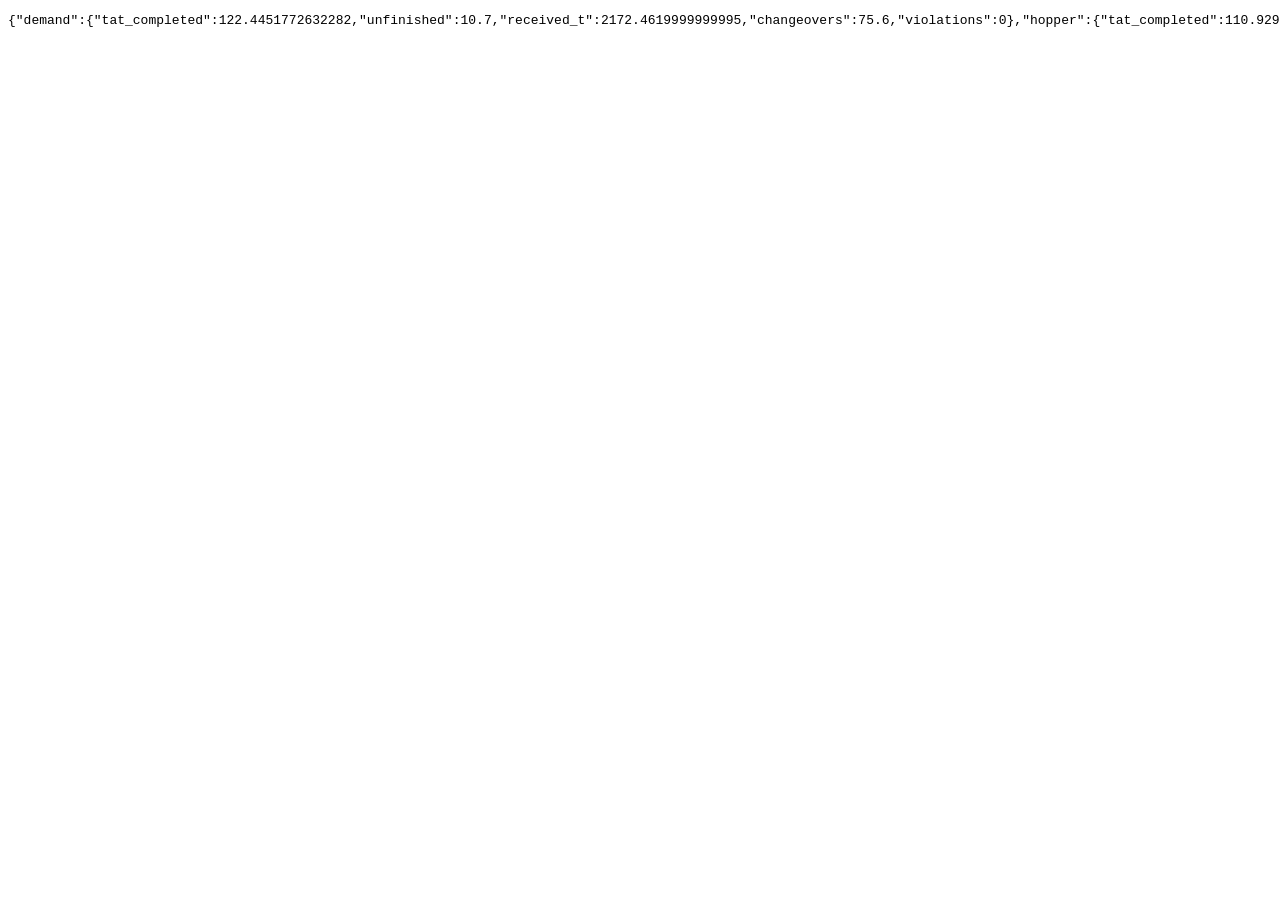
<file: reference/prototype_js/probe_hopper_effect.html>
<!doctype html><html><head><meta charset="utf-8"><title>Prototype probe: extra hopper under +20 % demand</title></head>
<body><pre id="out">running</pre>
<script src="silo_engine_v0.2.0.js"></script>
<script>
// Differential probe (not part of the prototype). Site A, loading off, demand x1.2, 10 replications,
// demand-only vs. an extra hopper on Pit conveyor 1. Reports per-replication means of turnaround (completed trucks
// only, the prototype's definition), unfinished trucks, grain received and elevator/conveyor changeovers.
const E = SiloEngine;
const base = E.samples.siteA(); base.demand.load.daily = 0;
const plus = E.applyScenario(base, [{ op: 'add', item: { id: 'H3', type: 'hopper', name: 'Hopper 3', capT: 60, rate: 400, tip: [4, 6, 9], commodities: ['YM', 'WM'] }, edgesOut: ['C1'] }]);
const arms = { demand: base, hopper: plus };
const out = {};
for (const [name, cfg] of Object.entries(arms)) {
  const x = E.runExperiment(cfg, { reps: 10, demandFactor: 1.2, seed: 7 });
  const m = (f) => x.reps.reduce((a, r) => a + f(r), 0) / x.reps.length;
  out[name] = { tat_completed: m((r) => r.tat.unload.mean), unfinished: m((r) => r.trucks.unfinished),
    received_t: m((r) => r.grain.received), changeovers: m((r) => Object.values(r.changeovers).reduce((a, b) => a + b, 0)),
    violations: x.summary.violations };
}
document.getElementById('out').textContent = JSON.stringify(out);
</script></body></html>
</file>
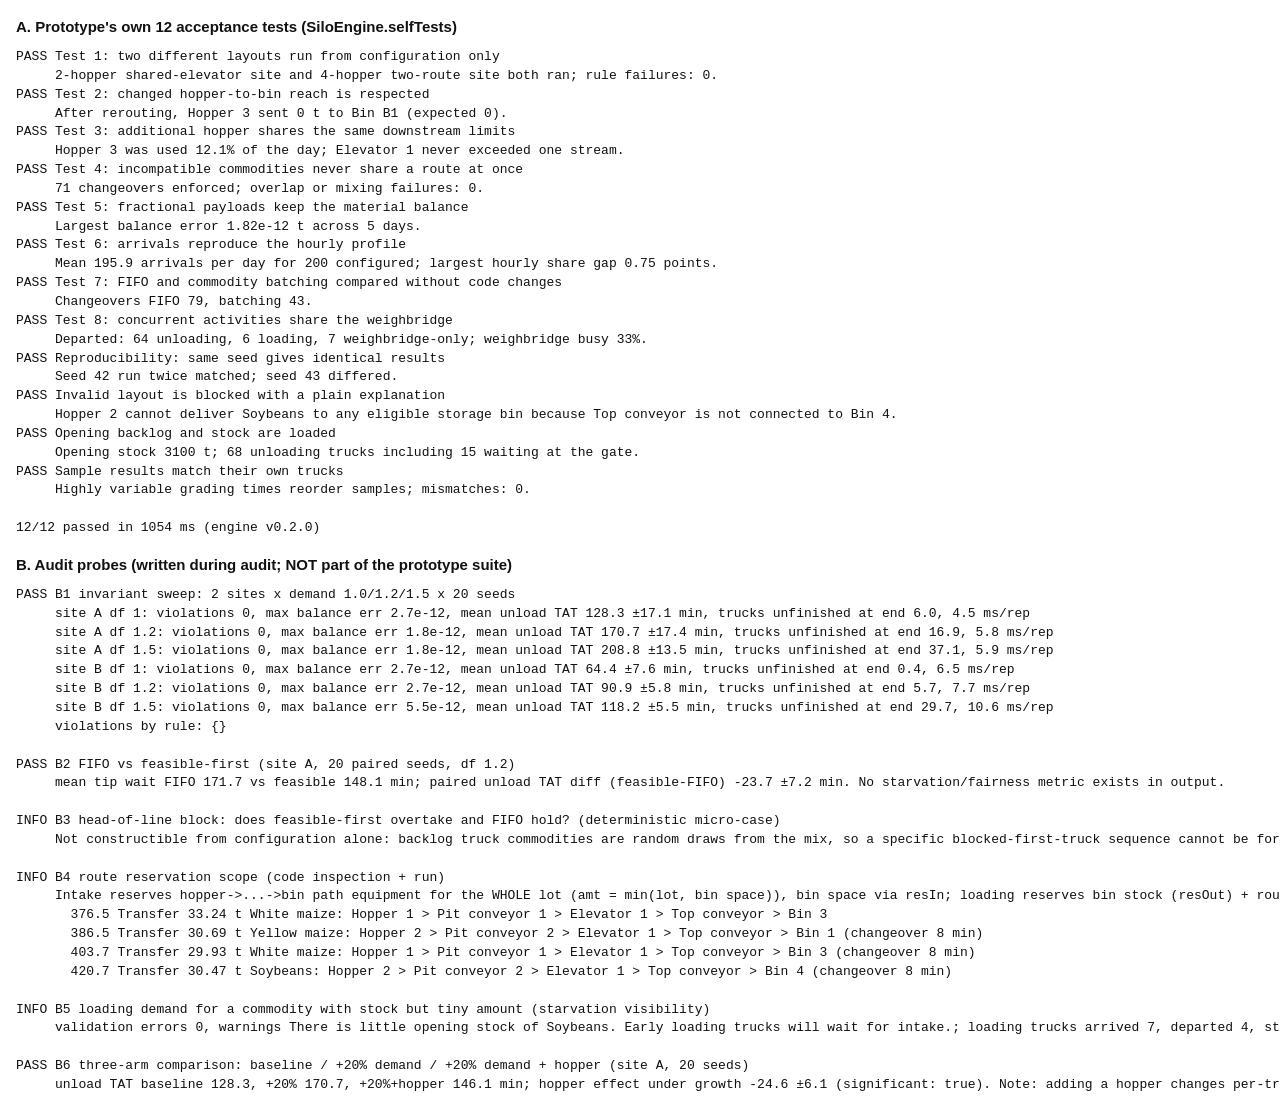
<file: reference/prototype_js/run_selftests.html>
<!doctype html>
<html><head><meta charset="utf-8"><title>Engine test runner</title>
<style>body{font:13px/1.45 ui-monospace,Consolas,monospace;margin:16px;background:#fff;color:#111}.p{color:#176b3a}.f{color:#b1372b;font-weight:bold}h2{font:600 15px sans-serif;margin:18px 0 6px}</style>
</head><body>
<h2>A. Prototype's own 12 acceptance tests (SiloEngine.selfTests)</h2><pre id="a">running…</pre>
<h2>B. Audit probes (written during audit; NOT part of the prototype suite)</h2><pre id="b">running…</pre>
<script src="silo_engine_v0.2.0.js"></script>
<script>
const E = window.SiloEngine, out = (id, s) => document.getElementById(id).textContent = s;
const R = { version: E.VERSION, selfTests: null, probes: [] };
try {
  const t0 = performance.now(); const res = E.selfTests(); const ms = performance.now() - t0;
  R.selfTests = { ms: Math.round(ms), results: res };
  out('a', res.map((r, i) => (r.pass ? 'PASS ' : 'FAIL ') + r.name + '\n     ' + r.detail).join('\n') +
    '\n\n' + res.filter(r => r.pass).length + '/' + res.length + ' passed in ' + Math.round(ms) + ' ms (engine v' + E.VERSION + ')');
} catch (e) { out('a', 'Runner error: ' + e.stack); }

const P = (name, fn) => { try { const d = fn(); R.probes.push({ name, ...d }); } catch (e) { R.probes.push({ name, pass: false, detail: 'Error: ' + e.message }); } };
const viol = (rs) => rs.flatMap(r => r.violations);
const sum = o => Object.values(o).reduce((a, b) => a + b, 0);

// B1: invariant sweep across sites, demand levels and seeds
P('B1 invariant sweep: 2 sites x demand 1.0/1.2/1.5 x 20 seeds', () => {
  const rows = []; let total = 0; const rules = {};
  for (const [n, f] of [['A', E.samples.siteA], ['B', E.samples.siteB]]) for (const df of [1, 1.2, 1.5]) {
    const t0 = performance.now(); const x = E.runExperiment(f(), { reps: 20, demandFactor: df }); const ms = performance.now() - t0;
    const v = viol(x.reps); total += v.length; v.forEach(z => rules[z.rule] = (rules[z.rule] || 0) + 1);
    const unf = x.reps.reduce((a, r) => a + r.trucks.unfinished, 0) / 20;
    rows.push(`site ${n} df ${df}: violations ${v.length}, max balance err ${x.summary.maxBalanceError.toExponential(1)}, mean unload TAT ${x.summary.kpi.tatUnload.mean.toFixed(1)} ±${x.summary.kpi.tatUnload.hw.toFixed(1)} min, trucks unfinished at end ${unf.toFixed(1)}, ${(ms / 20).toFixed(1)} ms/rep`);
  }
  return { pass: total === 0, detail: rows.join('\n     ') + '\n     violations by rule: ' + JSON.stringify(rules) };
});

// B2: strict FIFO vs feasible-first at hoppers, paired on same seeds
P('B2 FIFO vs feasible-first (site A, 20 paired seeds, df 1.2)', () => {
  const a = E.samples.siteA(); a.policies.tip = 'fifo';
  const b = E.samples.siteA(); b.policies.tip = 'feasible';
  const xa = E.runExperiment(a, { reps: 20, demandFactor: 1.2 }), xb = E.runExperiment(b, { reps: 20, demandFactor: 1.2 });
  const d = E.paired(xa.reps, xb.reps, 'tatUnload');
  const wa = xa.summary.waits.tip.mean, wb = xb.summary.waits.tip.mean;
  return { pass: viol(xa.reps).length + viol(xb.reps).length === 0, detail: `mean tip wait FIFO ${wa.toFixed(1)} vs feasible ${wb.toFixed(1)} min; paired unload TAT diff (feasible-FIFO) ${d.mean.toFixed(1)} ±${d.hw.toFixed(1)} min. No starvation/fairness metric exists in output.` };
});

// B3: designed head-of-line blocking: one hopper only accepts SB; first truck SB, hopper occupied
P('B3 head-of-line block: does feasible-first overtake and FIFO hold? (deterministic micro-case)', () => {
  const c = E.samples.siteA();
  c.demand.unload.daily = 0; c.demand.load.daily = 0; c.demand.weigh.daily = 0;
  c.sequences.unload = ['tip'];
  // H2 is the only soybean hopper; make H1 maize-only, H2 soybean-only, and pre-fill H2 so the soybean truck cannot tip yet
  c.equipment.find(e => e.id === 'H1').commodities = ['YM'];
  c.equipment.find(e => e.id === 'H2').commodities = ['SB'];
  c.initial.queue.unload = 0;
  c.demand.unload = { daily: 0, profile: new Array(24).fill(0), payload: [30, 30, 30], mix: { YM: 0.5, SB: 0.5 } };
  return { pass: null, detail: 'Not constructible from configuration alone: backlog truck commodities are random draws from the mix, so a specific blocked-first-truck sequence cannot be forced without code. Gap: no deterministic fixture/trace input.' };
});

// B4: reservation scope evidence
P('B4 route reservation scope (code inspection + run)', () => {
  const r = E.runReplication(E.samples.siteA(), { seed: 1, trace: true });
  const tr = r.trace.filter(x => /Transfer|starts loading/.test(x[1])).slice(0, 4).map(x => x[0].toFixed(1) + ' ' + x[1]);
  return { pass: null, detail: 'Intake reserves hopper->...->bin path equipment for the WHOLE lot (amt = min(lot, bin space)), bin space via resIn; loading reserves bin stock (resOut) + route + loadpoint. Sample trace:\n       ' + tr.join('\n       ') };
});

// B5: loading with zero stock and no intake of that commodity
P('B5 loading demand for a commodity with stock but tiny amount (starvation visibility)', () => {
  const c = E.samples.siteA(); c.equipment.find(e => e.id === 'B4').inv = 10; c.demand.load.mix = { SB: 1 };
  const v = E.validate(c); const r = E.runReplication(c, { seed: 4, validation: v });
  return { pass: null, detail: `validation errors ${v.errors.length}, warnings ${v.warnings.map(w => w.msg).join(' | ') || 'none'}; loading trucks arrived ${r.trucks.arrived.load}, departed ${r.trucks.departed.load}, still on site ${r.trucks.unfinishedByAct.load || 0}; violations ${r.violations.length}` };
});

// B6: scenario arms with common random numbers
P('B6 three-arm comparison: baseline / +20% demand / +20% demand + hopper (site A, 20 seeds)', () => {
  const base = E.samples.siteA();
  const plus = E.applyScenario(base, [{ op: 'add', item: { id: 'H3', type: 'hopper', name: 'Hopper 3', capT: 60, rate: 400, tip: [4, 6, 9], commodities: ['YM', 'WM'] }, edgesOut: ['C1'] }]);
  const x0 = E.runExperiment(base, { reps: 20 }), x1 = E.runExperiment(base, { reps: 20, demandFactor: 1.2 }), x2 = E.runExperiment(plus, { reps: 20, demandFactor: 1.2 });
  const d = E.paired(x1.reps, x2.reps, 'tatUnload');
  return { pass: viol(x0.reps).length + viol(x1.reps).length + viol(x2.reps).length === 0,
    detail: `unload TAT baseline ${x0.summary.kpi.tatUnload.mean.toFixed(1)}, +20% ${x1.summary.kpi.tatUnload.mean.toFixed(1)}, +20%+hopper ${x2.summary.kpi.tatUnload.mean.toFixed(1)} min; hopper effect under growth ${d.mean.toFixed(1)} ±${d.hw.toFixed(1)} (significant: ${d.significant}). Note: adding a hopper changes per-truck random draws? arrivals keyed by (seed, act, idx) so CRN preserved.` };
});

out('b', R.probes.map(p => (p.pass === true ? 'PASS ' : p.pass === false ? 'FAIL ' : 'INFO ') + p.name + '\n     ' + p.detail).join('\n\n'));
window.__RESULTS = R;
</script>
</body></html>
</file>
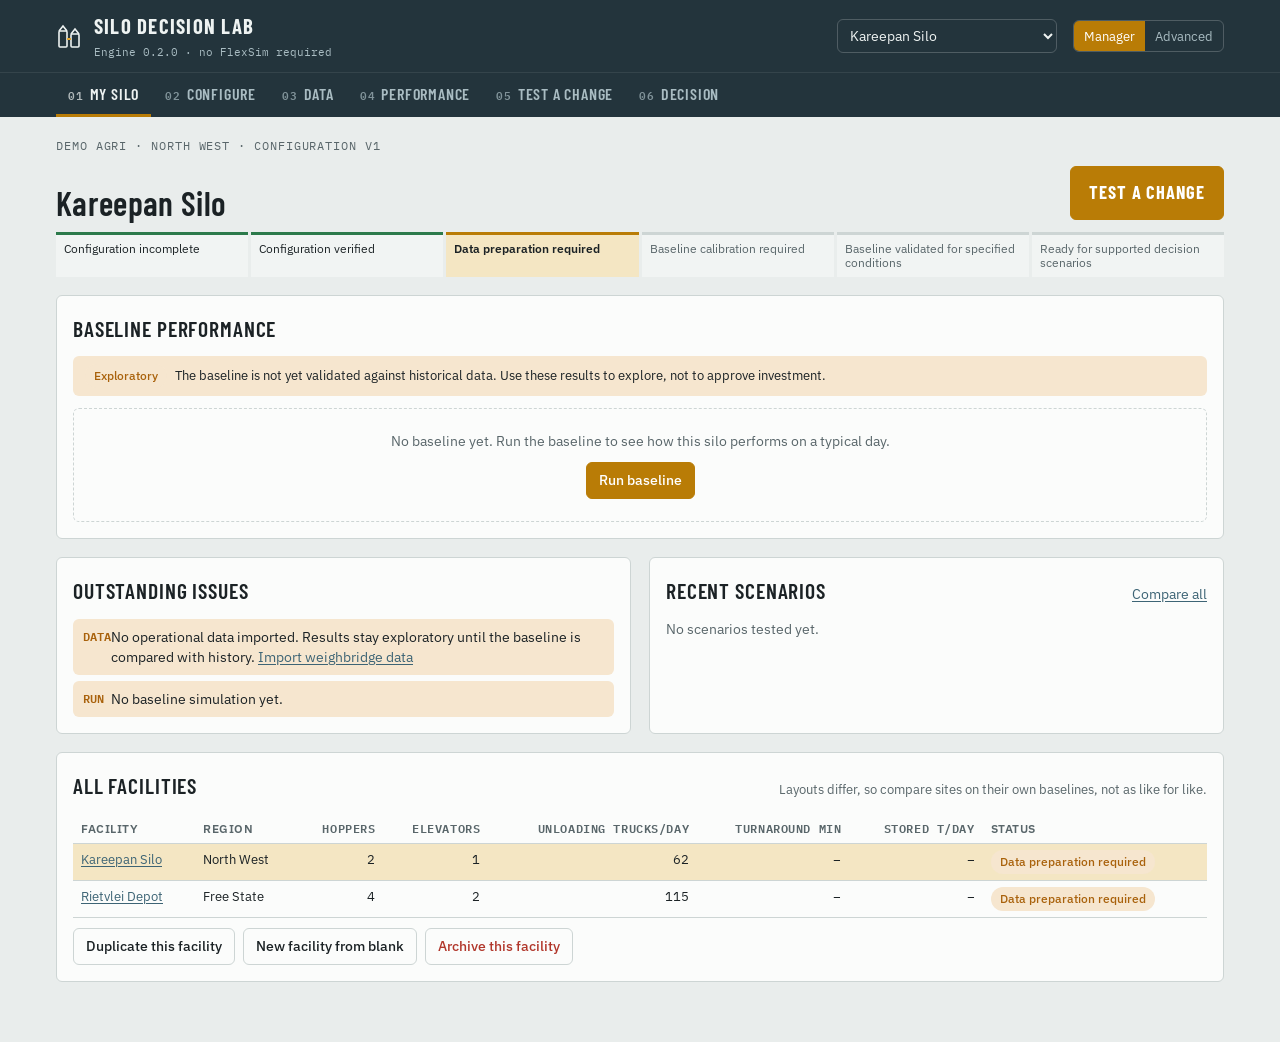
<file: reference/prototype_js/silo_decision_lab_v0.2.0.html>
<!doctype html><html><head><meta charset=utf8><meta name=viewport content="width=device-width,initial-scale=1,viewport-fit=cover"><style>:root{color-scheme:light;box-sizing:border-box;padding-top:env(safe-area-inset-top,0px);padding-bottom:env(safe-area-inset-bottom,0px)}html{scroll-padding-top:env(safe-area-inset-top,0px)}body{margin:0;padding:0;font:14px -apple-system,BlinkMacSystemFont,sans-serif;background:#fff;color:#000}img{max-width:100%}[hidden]:not([hidden=until-found i]){display:none!important}</style></head><body>
<title>Silo Decision Lab</title>
<meta name="claude:viewport-fit-sides" content="cover">
<link rel="preconnect" href="https://fonts.googleapis.com">
<link rel="preconnect" href="https://fonts.gstatic.com" crossorigin>
<link rel="stylesheet" href="https://fonts.googleapis.com/css2?family=Barlow+Condensed:wght@500;600;700&family=IBM+Plex+Sans:wght@400;500;600&family=IBM+Plex+Mono:wght@400;500&display=swap">
<style>
/* Layout: a control-room workbench. Steel header band, workflow tabs that follow the manager's sequence,
   then one working surface per step. Data in mono, headings in condensed industrial caps, maize as the single accent. */
:root {
  --ground: #e9edec; --surface: #fbfcfb; --sunk: #f1f4f3; --ink: #1b2225; --muted: #59666a; --line: #cdd5d4;
  --band: #23343c; --band-ink: #eef3f2; --band-muted: #a9bcc2;
  --maize: #b97c06; --maize-ink: #ffffff; --maize-soft: #f4e6c3; --steel: #3d6475; --steel-soft: #dbe6ea;
  --good: #2c7a4b; --good-soft: #dcefe3; --warn: #a9620c; --warn-soft: #f6e6cf; --bad: #b1372b; --bad-soft: #f6dcd8;
  --display: "Barlow Condensed", "Arial Narrow", "Roboto Condensed", sans-serif;
  --body: "IBM Plex Sans", "Segoe UI", system-ui, sans-serif;
  --mono: "IBM Plex Mono", ui-monospace, "SFMono-Regular", Menlo, monospace;
  --r: 6px;
}
@media (prefers-color-scheme: dark) { :root:not([data-theme="light"]) {
  --ground: #121719; --surface: #1a2124; --sunk: #151b1e; --ink: #e4eaea; --muted: #97a5a8; --line: #2e3a3e;
  --band: #0d1416; --band-ink: #e4eaea; --band-muted: #8ea2a8;
  --maize: #e2a630; --maize-ink: #1b1505; --maize-soft: #3b2f12; --steel: #86adbf; --steel-soft: #20323a;
  --good: #5cbf85; --good-soft: #17301f; --warn: #e3a04a; --warn-soft: #36270f; --bad: #ec7b6e; --bad-soft: #3a1b17; color-scheme: dark } }
:root[data-theme="dark"] {
  --ground: #121719; --surface: #1a2124; --sunk: #151b1e; --ink: #e4eaea; --muted: #97a5a8; --line: #2e3a3e;
  --band: #0d1416; --band-ink: #e4eaea; --band-muted: #8ea2a8;
  --maize: #e2a630; --maize-ink: #1b1505; --maize-soft: #3b2f12; --steel: #86adbf; --steel-soft: #20323a;
  --good: #5cbf85; --good-soft: #17301f; --warn: #e3a04a; --warn-soft: #36270f; --bad: #ec7b6e; --bad-soft: #3a1b17; color-scheme: dark }

* { box-sizing: border-box; }
body { background: var(--ground); color: var(--ink); font: 14px/1.5 var(--body); }
.wrap { max-width: 1200px; margin: 0 auto; padding-left: max(16px, env(safe-area-inset-left, 0px)); padding-right: max(16px, env(safe-area-inset-right, 0px)); }
h1, h2, h3 { font-family: var(--display); font-weight: 600; letter-spacing: .01em; margin: 0; text-wrap: balance; }
h1 { font-size: 2.1rem; line-height: 1.05; }
h2 { font-size: 1.35rem; text-transform: uppercase; letter-spacing: .04em; }
h3 { font-size: 1.1rem; }
p { margin: 0; max-width: 68ch; }
.mono, .num { font-family: var(--mono); font-variant-numeric: tabular-nums; }
.muted { color: var(--muted); }
.small { font-size: 12.5px; }
.eyebrow { font-family: var(--mono); font-size: 11.5px; letter-spacing: .08em; text-transform: uppercase; color: var(--muted); }
button, select, input, textarea { font: inherit; color: inherit; }
:focus-visible { outline: 2px solid var(--maize); outline-offset: 2px; }

/* header band */
body::before { content: ""; position: fixed; inset: 0 0 auto; height: env(safe-area-inset-top, 0px); z-index: 10; background: var(--band); }
.top { background: var(--band); color: var(--band-ink); position: sticky; top: env(safe-area-inset-top, 0px); z-index: 5; }
.top .wrap { display: flex; flex-wrap: wrap; align-items: center; gap: 10px 16px; padding-block: 10px; }
.brand { display: flex; align-items: center; gap: 10px; margin-right: auto; min-width: 0; }
.brand svg { flex: none; }
.brand b { font-family: var(--display); font-size: 1.3rem; letter-spacing: .06em; text-transform: uppercase; font-weight: 700; }
.brand span { font-family: var(--mono); font-size: 11px; color: var(--band-muted); }
.top select { background: transparent; border: 1px solid #ffffff33; border-radius: var(--r); padding: 6px 8px; color: var(--band-ink); max-width: 220px; }
.top select option { color: #1b2225; }
.modes { display: inline-flex; border: 1px solid #ffffff33; border-radius: var(--r); overflow: hidden; }
.modes button { background: transparent; border: 0; padding: 6px 10px; color: var(--band-muted); cursor: pointer; font-size: 12.5px; }
.modes button[aria-pressed="true"] { background: var(--maize); color: var(--maize-ink); }
.tabs { background: var(--band); border-top: 1px solid #ffffff14; }
.tabs .wrap { display: flex; gap: 2px; overflow-x: auto; scrollbar-width: none; }
.tabs button { flex: none; background: transparent; border: 0; border-bottom: 3px solid transparent; color: var(--band-muted); padding: 9px 12px 8px; cursor: pointer; font-family: var(--display); font-size: 1rem; letter-spacing: .05em; text-transform: uppercase; font-weight: 600; }
.tabs button i { font-style: normal; font-family: var(--mono); font-size: 11px; margin-right: 6px; opacity: .7; }
.tabs button[aria-current="page"] { color: var(--band-ink); border-bottom-color: var(--maize); }

main { padding-block: 20px 60px; display: grid; gap: 18px; }
.panel { background: var(--surface); border: 1px solid var(--line); border-radius: var(--r); padding: 16px; min-width: 0; }
.panel > h2 + *, .panel > header + * { margin-top: 12px; }
.panel header { display: flex; flex-wrap: wrap; align-items: baseline; gap: 6px 12px; justify-content: space-between; }
.stack { display: grid; gap: 12px; min-width: 0; }
.row { display: flex; flex-wrap: wrap; gap: 8px; align-items: center; }
.grid2 { display: grid; gap: 18px; grid-template-columns: repeat(auto-fit, minmax(min(100%, 420px), 1fr)); }
.grid3 { display: grid; gap: 12px; grid-template-columns: repeat(auto-fit, minmax(min(100%, 240px), 1fr)); }

.btn { display: inline-flex; align-items: center; gap: 6px; border: 1px solid var(--line); background: var(--surface); padding: 7px 12px; border-radius: var(--r); cursor: pointer; font-weight: 500; }
.btn:hover { border-color: var(--steel); }
.btn.primary { background: var(--maize); border-color: var(--maize); color: var(--maize-ink); }
.btn.primary:hover { filter: brightness(1.06); }
.btn.big { padding: 12px 18px; font-family: var(--display); font-size: 1.15rem; letter-spacing: .05em; text-transform: uppercase; font-weight: 700; }
.btn.ghost { background: transparent; }
.btn.danger { color: var(--bad); }
.btn:disabled { opacity: .5; cursor: not-allowed; }
.link { background: none; border: 0; padding: 0; color: var(--steel); cursor: pointer; text-decoration: underline; text-underline-offset: 2px; }

.pill { display: inline-flex; align-items: center; gap: 5px; padding: 2px 8px; border-radius: 99px; font-size: 12px; font-weight: 500; background: var(--sunk); color: var(--muted); border: 1px solid var(--line); white-space: nowrap; }
.pill.good { background: var(--good-soft); color: var(--good); border-color: transparent; }
.pill.warn { background: var(--warn-soft); color: var(--warn); border-color: transparent; }
.pill.bad { background: var(--bad-soft); color: var(--bad); border-color: transparent; }
.pill.accent { background: var(--maize-soft); color: var(--ink); border-color: transparent; }
.dot { width: 8px; height: 8px; border-radius: 50%; display: inline-block; background: currentColor; }

/* readiness ladder */
.ladder { display: grid; grid-template-columns: repeat(6, minmax(0, 1fr)); gap: 3px; }
.ladder div { padding: 7px 8px 6px; background: var(--sunk); border-top: 3px solid var(--line); font-size: 11.5px; line-height: 1.25; color: var(--muted); }
.ladder div.done { border-top-color: var(--good); color: var(--ink); }
.ladder div.now { border-top-color: var(--maize); background: var(--maize-soft); color: var(--ink); font-weight: 600; }
@media (max-width: 640px) { .ladder { grid-template-columns: repeat(2, minmax(0, 1fr)); } }

/* KPI tiles */
.kpis { display: grid; gap: 10px; grid-template-columns: repeat(auto-fit, minmax(min(100%, 170px), 1fr)); }
.kpi { border: 1px solid var(--line); border-radius: var(--r); padding: 10px 12px; background: var(--surface); min-width: 0; }
.kpi .v { font-family: var(--display); font-size: 2rem; font-weight: 600; line-height: 1.05; font-variant-numeric: tabular-nums; }
.kpi .v small { font-size: .95rem; color: var(--muted); margin-left: 3px; font-weight: 500; }
.kpi .l { font-size: 12.5px; color: var(--muted); }
.kpi .ci { font-family: var(--mono); font-size: 11.5px; color: var(--muted); }

/* tables */
.tw { overflow-x: auto; }
table { border-collapse: collapse; width: 100%; font-size: 13px; }
th, td { text-align: left; padding: 6px 8px; border-bottom: 1px solid var(--line); vertical-align: top; }
th { font-weight: 600; font-size: 11.5px; text-transform: uppercase; letter-spacing: .05em; color: var(--muted); }
td.n, th.n { text-align: right; font-family: var(--mono); font-variant-numeric: tabular-nums; white-space: nowrap; }
tr.hl td { background: var(--maize-soft); }

/* bars */
.bars { display: grid; gap: 6px; }
.bar { display: grid; grid-template-columns: minmax(90px, 160px) 1fr 70px; gap: 8px; align-items: center; font-size: 13px; }
.bar .t { height: 14px; background: var(--sunk); border-radius: 3px; overflow: hidden; }
.bar .f { height: 100%; background: var(--steel); }
.bar .f.hot { background: var(--maize); }
.bar .f.bad { background: var(--bad); }
.bar .val { font-family: var(--mono); font-size: 12px; text-align: right; font-variant-numeric: tabular-nums; }

/* forms */
label.f { display: grid; gap: 3px; font-size: 12.5px; color: var(--muted); min-width: 0; }
label.f > span { font-weight: 500; }
input[type=text], input[type=number], select, textarea { background: var(--surface); border: 1px solid var(--line); border-radius: 5px; padding: 6px 8px; color: var(--ink); width: 100%; min-width: 0; }
input[type=number] { font-family: var(--mono); }
.fields { display: grid; gap: 10px; grid-template-columns: repeat(auto-fill, minmax(min(100%, 150px), 1fr)); }
.trip { display: grid; grid-template-columns: repeat(3, minmax(0, 1fr)); gap: 4px; }
.checks { display: flex; flex-wrap: wrap; gap: 4px 12px; color: var(--ink); }
.checks label { display: inline-flex; gap: 5px; align-items: center; font-size: 13px; }

/* sub navigation */
.subnav { display: flex; gap: 4px; overflow-x: auto; padding-bottom: 2px; }
.subnav button { flex: none; border: 1px solid var(--line); background: var(--surface); border-radius: 99px; padding: 5px 11px; cursor: pointer; font-size: 13px; }
.subnav button i { font-style: normal; font-family: var(--mono); font-size: 11px; color: var(--muted); margin-right: 5px; }
.subnav button[aria-current="step"] { background: var(--ink); color: var(--surface); border-color: var(--ink); }
.subnav button[aria-current="step"] i { color: inherit; }

/* equipment list */
.eq { border: 1px solid var(--line); border-radius: var(--r); padding: 10px 12px; display: grid; gap: 8px; background: var(--surface); }
.eq.sel { border-color: var(--maize); box-shadow: 0 0 0 1px var(--maize); }
.eq .head { display: flex; flex-wrap: wrap; align-items: center; gap: 8px; }
.eq .head input[type=text] { width: auto; flex: 1 1 140px; font-weight: 600; }
.tag { font-family: var(--mono); font-size: 11px; padding: 1px 6px; border-radius: 3px; background: var(--steel-soft); color: var(--steel); }

/* network diagram */
.netwrap { overflow: auto; border: 1px solid var(--line); border-radius: var(--r); background: var(--sunk); cursor: grab; max-height: 560px; touch-action: pan-x pan-y; }
.netwrap.drag { cursor: grabbing; }
.netwrap svg { display: block; }
.node rect { fill: var(--surface); stroke: var(--line); stroke-width: 1.2; }
.node text { fill: var(--ink); font: 500 12px var(--body); }
.node .ty { fill: var(--muted); font: 10px var(--mono); letter-spacing: .05em; text-transform: uppercase; }
.node.sel rect { stroke: var(--maize); stroke-width: 2.4; }
.node.on rect { fill: var(--maize-soft); stroke: var(--maize); }
.node.shared rect { stroke-dasharray: 5 3; stroke: var(--steel); stroke-width: 1.8; }
.node.unreach rect { stroke: var(--bad); stroke-width: 2; }
.node.err rect { stroke: var(--bad); stroke-width: 2; fill: var(--bad-soft); }
.node { cursor: pointer; }
.edge { fill: none; stroke: var(--muted); stroke-width: 1.4; opacity: .7; }
.edge.on { stroke: var(--maize); stroke-width: 2.6; opacity: 1; }
.edge.back { stroke-dasharray: 4 4; }
.legend { display: flex; flex-wrap: wrap; gap: 6px 14px; font-size: 12px; color: var(--muted); }
.legend span { display: inline-flex; gap: 6px; align-items: center; }
.sw { width: 18px; height: 11px; border-radius: 2px; border: 1.5px solid var(--line); display: inline-block; background: var(--surface); }
.sw.sh { border-style: dashed; border-color: var(--steel); }
.sw.on { background: var(--maize-soft); border-color: var(--maize); }
.sw.ur { border-color: var(--bad); }

/* truck path strip */
.path { display: flex; flex-wrap: wrap; gap: 4px; align-items: center; }
.path .st { border: 1px solid var(--line); background: var(--sunk); border-radius: 4px; padding: 3px 7px; font-size: 12px; }
.path .st b { font-weight: 600; }
.path .ar { color: var(--muted); font-family: var(--mono); }

/* messages */
.msgs { display: grid; gap: 6px; }
.msg { display: grid; grid-template-columns: 22px 1fr; gap: 6px; padding: 8px 10px; border-radius: var(--r); font-size: 13.5px; align-items: start; }
.msg.e { background: var(--bad-soft); }
.msg.w { background: var(--warn-soft); }
.msg.i { background: var(--steel-soft); }
.msg.ok { background: var(--good-soft); }
.msg b.k { font-family: var(--mono); font-size: 12px; font-weight: 600; }
.msg.e b.k { color: var(--bad); } .msg.w b.k { color: var(--warn); } .msg.i b.k { color: var(--steel); } .msg.ok b.k { color: var(--good); }

/* job dock */
#dock:empty { display: none; }
#dock { background: var(--surface); border-bottom: 1px solid var(--line); }
#dock .wrap { padding-block: 8px; display: flex; flex-wrap: wrap; gap: 8px 14px; align-items: center; }
.states { display: flex; flex-wrap: wrap; gap: 2px; font-family: var(--mono); font-size: 11px; }
.states span { padding: 2px 6px; color: var(--muted); border-radius: 3px; }
.states span.done { color: var(--good); }
.states span.now { background: var(--maize); color: var(--maize-ink); }
.states span.fail { background: var(--bad); color: #fff; }
.prog { flex: 1 1 140px; height: 6px; background: var(--sunk); border-radius: 3px; overflow: hidden; min-width: 100px; }
.prog i { display: block; height: 100%; background: var(--maize); transition: width .2s; }

/* question cards */
.qs { display: grid; gap: 8px; grid-template-columns: repeat(auto-fill, minmax(min(100%, 210px), 1fr)); }
.q { text-align: left; border: 1px solid var(--line); background: var(--surface); border-radius: var(--r); padding: 10px 12px; cursor: pointer; display: grid; gap: 3px; }
.q b { font-family: var(--display); font-size: 1.08rem; font-weight: 600; letter-spacing: .02em; }
.q span { font-size: 12.5px; color: var(--muted); }
.q[aria-pressed="true"] { border-color: var(--maize); background: var(--maize-soft); }

.answer { border-left: 4px solid var(--maize); padding: 4px 0 4px 14px; display: grid; gap: 6px; }
.answer p { font-size: 15px; }
.answer p b { font-weight: 600; }
.exploratory { display: flex; gap: 8px; align-items: center; background: var(--warn-soft); color: var(--ink); padding: 8px 12px; border-radius: var(--r); font-size: 13px; }
.empty { border: 1px dashed var(--line); border-radius: var(--r); padding: 22px; text-align: center; display: grid; gap: 10px; justify-items: center; color: var(--muted); }

.profile { display: grid; grid-template-columns: repeat(24, minmax(28px, 1fr)); gap: 3px; min-width: 700px; }
.profile .c { display: grid; gap: 3px; justify-items: stretch; }
.profile .c .b { height: 60px; background: var(--sunk); border-radius: 2px; display: flex; align-items: flex-end; }
.profile .c .b i { display: block; width: 100%; background: var(--steel); border-radius: 2px 2px 0 0; }
.profile .c input { padding: 3px 2px; text-align: center; font-size: 11px; }
.profile .c small { text-align: center; font-family: var(--mono); font-size: 10px; color: var(--muted); }
.profile .c.off { opacity: .45; }

pre.code { background: var(--sunk); border: 1px solid var(--line); border-radius: var(--r); padding: 10px; font: 12px/1.45 var(--mono); overflow: auto; max-height: 360px; margin: 0; }
details summary { cursor: pointer; font-weight: 500; }
#toast { position: fixed; left: 50%; transform: translateX(-50%); bottom: calc(16px + env(safe-area-inset-bottom, 0px)); background: var(--ink); color: var(--surface); padding: 8px 14px; border-radius: var(--r); font-size: 13px; opacity: 0; pointer-events: none; transition: opacity .2s; max-width: calc(100% - 32px); }
#toast.show { opacity: 1; }
@media (prefers-reduced-motion: reduce) { * { transition: none !important; } }
@media (max-width: 560px) { h1 { font-size: 1.7rem; } .bar { grid-template-columns: 96px 1fr 58px; } .kpi .v { font-size: 1.7rem; } }
</style>

<header class="top"><div class="wrap">
  <div class="brand">
    <svg width="28" height="28" viewBox="0 0 28 28" aria-hidden="true"><rect x="3" y="9" width="8" height="16" rx="1" fill="none" stroke="currentColor" stroke-width="1.6"/><path d="M3 9 L7 4 L11 9" fill="none" stroke="currentColor" stroke-width="1.6"/><rect x="15" y="12" width="8" height="13" rx="1" fill="none" stroke="currentColor" stroke-width="1.6"/><path d="M15 12 L19 7 L23 12" fill="none" stroke="currentColor" stroke-width="1.6"/><path d="M11 17 H15" stroke="#e2a630" stroke-width="2"/></svg>
    <div><b>Silo Decision Lab</b><br><span id="engver"></span></div>
  </div>
  <select id="sitepick" aria-label="Facility"></select>
  <div class="modes" role="group" aria-label="Mode">
    <button type="button" data-act="mode" data-v="manager" id="m-manager">Manager</button>
    <button type="button" data-act="mode" data-v="advanced" id="m-advanced">Advanced</button>
  </div>
</div></header>
<nav class="tabs" aria-label="Workflow"><div class="wrap" id="tabs"></div></nav>
<div id="dock"></div>
<main class="wrap" id="view"></main>
<div id="toast" role="status"></div>
<script id="engine-src">
/* Silo Decision Lab - independent discrete-event simulation engine.
   Runs headless (Node, Web Worker or page). No FlexSim dependency.
   Time unit: minutes from midnight. Rates: tonnes per hour. Quantities: tonnes (float).
   Event tie-breaking: time, then class (0 release/completion, 1 control, 2 arrival), then insertion order. */
(function (root) {
  'use strict';
  const VERSION = '0.2.0';
  const EPS = 1e-6;

  // ---------- random streams ----------
  function mulberry32(a) {
    return function () {
      a |= 0; a = (a + 0x6D2B79F5) | 0;
      let t = Math.imul(a ^ (a >>> 15), 1 | a);
      t = (t + Math.imul(t ^ (t >>> 7), 61 | t)) ^ t;
      return ((t ^ (t >>> 14)) >>> 0) / 4294967296;
    };
  }
  function hash() {
    let h = 2166136261 >>> 0;
    for (let k = 0; k < arguments.length; k++) {
      const s = String(arguments[k]);
      for (let i = 0; i < s.length; i++) { h ^= s.charCodeAt(i); h = Math.imul(h, 16777619) >>> 0; }
      h ^= 0x2f; h = Math.imul(h, 16777619) >>> 0;
    }
    return h >>> 0;
  }
  function tri(u, p) {
    const a = +p[0], c = +p[1], b = +p[2];
    if (!(b > a)) return a;
    const F = (c - a) / (b - a);
    return u < F ? a + Math.sqrt(u * (b - a) * (c - a)) : b - Math.sqrt((1 - u) * (b - a) * (b - c));
  }
  const clone = (o) => JSON.parse(JSON.stringify(o));

  // ---------- event calendar ----------
  class Calendar {
    constructor() { this.a = []; this.seq = 0; }
    less(x, y) { return x.t < y.t || (x.t === y.t && (x.p < y.p || (x.p === y.p && x.s < y.s))); }
    push(t, p, fn, label) {
      const a = this.a; const e = { t, p, s: this.seq++, fn, label }; a.push(e);
      let i = a.length - 1;
      while (i > 0) { const j = (i - 1) >> 1; if (this.less(a[i], a[j])) { [a[i], a[j]] = [a[j], a[i]]; i = j; } else break; }
    }
    pop() {
      const a = this.a; if (!a.length) return null;
      const top = a[0]; const last = a.pop();
      if (a.length) {
        a[0] = last; let i = 0;
        for (;;) {
          const l = 2 * i + 1, r = l + 1; let m = i;
          if (l < a.length && this.less(a[l], a[m])) m = l;
          if (r < a.length && this.less(a[r], a[m])) m = r;
          if (m === i) break; [a[i], a[m]] = [a[m], a[i]]; i = m;
        }
      }
      return top;
    }
    get size() { return this.a.length; }
  }

  // ---------- equipment library ----------
  const TYPES = {
    sampler: { label: 'Sampling point', group: 'truck' },
    grader: { label: 'Grading station', group: 'truck' },
    weighbridge: { label: 'Weighbridge', group: 'truck' },
    hopper: { label: 'Unloading hopper', group: 'grain' },
    conveyor: { label: 'Conveyor', group: 'grain' },
    elevator: { label: 'Bucket elevator', group: 'grain' },
    bin: { label: 'Storage bin', group: 'grain' },
    loadpoint: { label: 'Loading point', group: 'grain' }
  };
  const CONNECT = {
    hopper: ['conveyor', 'elevator'],
    conveyor: ['conveyor', 'elevator', 'bin', 'loadpoint'],
    elevator: ['conveyor', 'bin', 'loadpoint'],
    bin: ['conveyor', 'elevator', 'loadpoint'],
    loadpoint: [], sampler: [], grader: [], weighbridge: []
  };
  const MID = (t) => t === 'conveyor' || t === 'elevator';
  const STEP_LABEL = { sample: 'Sampling', grade: 'Grading', weigh_in: 'Weigh in', tip: 'Unloading', load: 'Loading', weigh_out: 'Weigh out' };
  const ACT_LABEL = { unload: 'Unloading', load: 'Loading', weigh: 'Weighbridge only' };

  // ---------- validation ----------
  function nameOf(cfg, id) { const e = cfg.equipment.find((x) => x.id === id); return e ? e.name : id; }
  function cName(cfg, c) { const x = (cfg.commodities || []).find((k) => k.id === c); return x ? x.name : c; }
  function listNames(arr) { return arr.length <= 1 ? (arr[0] || '') : arr.slice(0, -1).join(', ') + ' and ' + arr[arr.length - 1]; }

  function buildRoutes(cfg) {
    const byId = {}; cfg.equipment.forEach((e) => { byId[e.id] = e; });
    const out = {}; cfg.equipment.forEach((e) => { out[e.id] = []; });
    (cfg.edges || []).forEach(([a, b]) => { if (out[a] && byId[b]) out[a].push(b); });
    const intake = {}, load = {};
    const LIMIT = 400;
    cfg.equipment.filter((e) => e.type === 'hopper').forEach((h) => {
      const paths = []; const stack = [[h.id, [h.id]]];
      while (stack.length && paths.length < LIMIT) {
        const [n, path] = stack.pop();
        for (const m of out[n]) {
          if (path.includes(m)) continue;
          const t = byId[m].type;
          if (t === 'bin') paths.push(path.concat(m));
          else if (MID(t)) stack.push([m, path.concat(m)]);
        }
      }
      paths.sort((a, b) => a.length - b.length || a.join().localeCompare(b.join()));
      intake[h.id] = paths;
    });
    cfg.equipment.filter((e) => e.type === 'bin').forEach((bn) => {
      const paths = []; const stack = [[bn.id, [bn.id]]];
      while (stack.length && paths.length < LIMIT) {
        const [n, path] = stack.pop();
        for (const m of out[n]) {
          if (path.includes(m)) continue;
          const t = byId[m].type;
          if (t === 'loadpoint') paths.push(path.concat(m));
          else if (MID(t)) stack.push([m, path.concat(m)]);
        }
      }
      paths.sort((a, b) => a.length - b.length || a.join().localeCompare(b.join()));
      load[bn.id] = paths;
    });
    return { intake, load, out, byId };
  }

  function validate(cfg) {
    const errors = [], warnings = [], info = [];
    const E = (msg, ids) => errors.push({ msg, ids: ids || [] });
    const W = (msg, ids) => warnings.push({ msg, ids: ids || [] });
    const eqs = cfg.equipment || [];
    const ids = new Set();
    eqs.forEach((e) => {
      if (ids.has(e.id)) E('Two items share the identifier ' + e.id + '. Each item needs its own identifier.', [e.id]);
      ids.add(e.id);
      if (!TYPES[e.type]) E(e.name + ' has an unsupported equipment type (' + e.type + ').', [e.id]);
    });
    const byId = {}; eqs.forEach((e) => { byId[e.id] = e; });
    const cids = new Set((cfg.commodities || []).map((c) => c.id));
    // edges
    const seen = new Set();
    (cfg.edges || []).forEach(([a, b]) => {
      if (!byId[a] || !byId[b]) { E('A connection refers to equipment that no longer exists (' + a + ' to ' + b + ').'); return; }
      const k = a + '>' + b;
      if (seen.has(k)) W('The connection from ' + byId[a].name + ' to ' + byId[b].name + ' is listed twice.', [a, b]);
      seen.add(k);
      if (!CONNECT[byId[a].type].includes(byId[b].type))
        E(byId[a].name + ' cannot feed ' + byId[b].name + '. A ' + TYPES[byId[a].type].label.toLowerCase() + ' cannot discharge into a ' + TYPES[byId[b].type].label.toLowerCase() + '.', [a, b]);
    });
    // capacities
    eqs.forEach((e) => {
      if (['sampler', 'grader', 'weighbridge'].includes(e.type)) {
        if (!(e.cap >= 1)) E(e.name + ' needs a capacity of at least 1 truck at a time.', [e.id]);
        if (!e.time || !(e.time[2] > 0)) E(e.name + ' needs a processing time.', [e.id]);
      }
      if (e.type === 'hopper') {
        if (!(e.capT > 0)) E(e.name + ' needs a pit capacity in tonnes.', [e.id]);
        if (!(e.rate > 0)) E(e.name + ' needs a discharge rate in t/h.', [e.id]);
        (e.commodities || []).forEach((c) => { if (!cids.has(c)) E(e.name + ' is assigned to an unknown commodity (' + c + ').', [e.id]); });
        if (!(e.commodities || []).length) W(e.name + ' accepts no commodity, so no truck will use it.', [e.id]);
      }
      if (MID(e.type) && !(e.rate > 0)) E(e.name + ' needs a transfer rate in t/h.', [e.id]);
      if (e.type === 'loadpoint' && !(e.rate > 0)) E(e.name + ' needs a loading rate in t/h.', [e.id]);
      if (e.type === 'bin') {
        if (!(e.capT > 0)) E(e.name + ' needs a capacity in tonnes.', [e.id]);
        if ((e.inv || 0) > (e.capT || 0) + EPS) E(e.name + ' holds ' + e.inv + ' t at the start, more than its ' + e.capT + ' t capacity.', [e.id]);
        if ((e.inv || 0) > 0 && !(e.commodities || []).includes(e.invCommodity))
          E(e.name + ' starts with ' + cName(cfg, e.invCommodity) + ', which the bin is not allowed to store.', [e.id]);
      }
    });
    const R = buildRoutes(cfg);
    // cycles among transfer equipment (bins break a cycle legitimately)
    const mids = eqs.filter((e) => MID(e.type) || e.type === 'hopper').map((e) => e.id);
    const color = {}; let cycleAt = null;
    const dfs = (n) => {
      color[n] = 1;
      for (const m of R.out[n] || []) {
        if (!byId[m] || !(MID(byId[m].type))) continue;
        if (color[m] === 1) { cycleAt = cycleAt || [n, m]; continue; }
        if (!color[m]) dfs(m);
      }
      color[n] = 2;
    };
    mids.forEach((n) => { if (!color[n]) dfs(n); });
    if (cycleAt) E('Grain could circulate in a loop between ' + byId[cycleAt[0]].name + ' and ' + byId[cycleAt[1]].name + '. Remove one of the connections in that loop.', cycleAt);

    // truck sequences
    const seqs = cfg.sequences || {};
    const has = (t, pred) => eqs.some((e) => e.type === t && (!pred || pred(e)));
    const dem = cfg.demand || {};
    Object.keys(ACT_LABEL).forEach((act) => {
      const d = dem[act]; if (!d || !(d.daily > 0)) return;
      const s = seqs[act] || [];
      if (!s.length) E(ACT_LABEL[act] + ' trucks have no activity sequence.');
      s.forEach((st, i) => {
        if (st === 'sample' && !has('sampler')) E(ACT_LABEL[act] + ' trucks need a sampling point, but none is configured.');
        if (st === 'grade') {
          if (!has('grader')) E(ACT_LABEL[act] + ' trucks need a grading station, but none is configured.');
          if (s.indexOf('sample') < 0 || s.indexOf('sample') > i) E(ACT_LABEL[act] + ' trucks are graded before a sample is taken. Put Sampling before Grading.');
        }
        if (st === 'weigh_in' && !has('weighbridge', (e) => e.moves !== 'out')) E(ACT_LABEL[act] + ' trucks need a weighbridge that weighs in.');
        if (st === 'weigh_out' && !has('weighbridge', (e) => e.moves !== 'in')) E(ACT_LABEL[act] + ' trucks need a weighbridge that weighs out.');
        if (st === 'tip' && act !== 'unload') E('Only unloading trucks can tip into a hopper.');
        if (st === 'load' && act !== 'load') E('Only loading trucks can be loaded.');
      });
      if (act === 'unload' && !s.includes('tip')) E('Unloading trucks never reach a hopper. Add Unloading to their sequence.');
      if (act === 'load' && !s.includes('load')) E('Loading trucks never reach a loading point. Add Loading to their sequence.');
    });

    // hopper reachability and commodity routing
    const hoppers = eqs.filter((e) => e.type === 'hopper');
    const bins = eqs.filter((e) => e.type === 'bin');
    hoppers.forEach((h) => {
      const paths = R.intake[h.id] || [];
      if (!(R.out[h.id] || []).length) { E(h.name + ' is not connected to any conveyor or elevator, so grain tipped there cannot leave the pit.', [h.id]); return; }
      if (!paths.length) { E(h.name + ' has no complete route to a storage bin. Follow its conveyors and elevators and connect the last one to a bin.', [h.id]); return; }
      const reach = [...new Set(paths.map((p) => p[p.length - 1]))];
      (h.commodities || []).forEach((c) => {
        const ok = reach.some((b) => (byId[b].commodities || []).includes(c));
        if (ok) return;
        const accepting = bins.filter((b) => (b.commodities || []).includes(c)).map((b) => b.name);
        const lastHops = [...new Set(paths.map((p) => byId[p[p.length - 2]].name))];
        if (!accepting.length) E(h.name + ' accepts ' + cName(cfg, c) + ', but no storage bin is allowed to hold ' + cName(cfg, c) + '.', [h.id]);
        else E(h.name + ' cannot deliver ' + cName(cfg, c) + ' to any eligible storage bin because ' + listNames(lastHops) + ' ' + (lastHops.length > 1 ? 'are' : 'is') + ' not connected to ' + listNames(accepting) + '.', [h.id]);
      });
    });
    bins.forEach((b) => {
      const reachedBy = hoppers.filter((h) => (R.intake[h.id] || []).some((p) => p[p.length - 1] === b.id));
      if (!reachedBy.length) W(b.name + ' cannot receive grain from any hopper.', [b.id]);
    });
    // commodity demand coverage
    const un = dem.unload;
    if (un && un.daily > 0) {
      const mix = un.mix || {}; const tot = Object.values(mix).reduce((a, b) => a + (+b || 0), 0);
      if (Math.abs(tot - 1) > 0.01) W('The unloading commodity mix adds up to ' + Math.round(tot * 100) + '%. It will be scaled to 100%.');
      Object.keys(mix).forEach((c) => {
        if (!(mix[c] > 0)) return;
        if (!cids.has(c)) { E('Unloading demand includes an unknown commodity (' + c + ').'); return; }
        const hs = hoppers.filter((h) => (h.commodities || []).includes(c));
        if (!hs.length) E(cName(cfg, c) + ' trucks arrive, but no hopper accepts ' + cName(cfg, c) + '.');
      });
      if (!(un.payload && un.payload[2] > 0)) E('Unloading trucks need a payload range in tonnes.');
      const maxHopper = Math.max(0, ...hoppers.map((h) => h.capT || 0));
      if (un.payload && un.payload[2] > maxHopper + EPS) E('The largest unloading payload (' + un.payload[2] + ' t) exceeds every hopper capacity (largest ' + maxHopper + ' t).');
    }
    const ld = dem.load;
    if (ld && ld.daily > 0) {
      const mix = ld.mix || {};
      Object.keys(mix).forEach((c) => {
        if (!(mix[c] > 0)) return;
        const bs = bins.filter((b) => (b.commodities || []).includes(c));
        const feasible = bs.filter((b) => (R.load[b.id] || []).length);
        if (!bs.length) E('Loading trucks collect ' + cName(cfg, c) + ', but no bin stores it.');
        else if (!feasible.length) E('Loading trucks collect ' + cName(cfg, c) + ', but no bin holding it is connected to a loading point.');
        else {
          const stock = feasible.reduce((a, b) => a + (b.invCommodity === c ? (b.inv || 0) : 0), 0);
          const fedByIntake = un && un.daily > 0 && (un.mix || {})[c] > 0;
          if (stock < (ld.payload ? ld.payload[2] : 30) && !fedByIntake) E('Loading trucks collect ' + cName(cfg, c) + ', but there is no opening stock and no intake of it.');
          else if (stock < (ld.payload ? ld.payload[2] : 30)) W('There is little opening stock of ' + cName(cfg, c) + '. Early loading trucks will wait for intake.');
        }
      });
    }
    // shared equipment
    const users = {};
    hoppers.forEach((h) => (R.intake[h.id] || []).forEach((p) => p.slice(1, -1).forEach((m) => { (users[m] = users[m] || new Set()).add(h.name); })));
    bins.forEach((b) => (R.load[b.id] || []).forEach((p) => p.slice(1, -1).forEach((m) => { (users[m] = users[m] || new Set()).add('loading'); })));
    const shared = Object.keys(users).filter((k) => users[k].size > 1);
    shared.forEach((k) => info.push({ msg: byId[k].name + ' is shared by ' + listNames([...users[k]]) + '. Only one grain stream can use it at a time.', ids: [k] }));
    const wbShared = eqs.filter((e) => e.type === 'weighbridge');
    const acts = Object.keys(ACT_LABEL).filter((a) => dem[a] && dem[a].daily > 0);
    if (wbShared.length && acts.length > 1) info.push({ msg: 'Weighbridge capacity is shared by ' + listNames(acts.map((a) => ACT_LABEL[a].toLowerCase())) + ' trucks.', ids: wbShared.map((e) => e.id) });
    const unreachable = bins.filter((b) => !hoppers.some((h) => (R.intake[h.id] || []).some((p) => p[p.length - 1] === b.id))).map((b) => b.id);
    return { ok: errors.length === 0, errors, warnings, info, routes: R, shared, users: Object.fromEntries(Object.entries(users).map(([k, v]) => [k, [...v]])), unreachable };
  }

  // ---------- simulation ----------
  function runReplication(cfg, opt) {
    opt = opt || {};
    const v = opt.validation || validate(cfg);
    if (!v.ok) throw new Error('Configuration is not valid: ' + v.errors[0].msg);
    const seed = (opt.seed >>> 0) || 1;
    const df = opt.demandFactor == null ? 1 : +opt.demandFactor;
    const warm = (opt.warmup || 0);
    const traceOn = !!opt.trace;
    const R = v.routes;
    const hrs = cfg.hours || { open: 6, close: 18, overtime: 3 };
    const T0 = hrs.open * 60, TC = hrs.close * 60, TEND = (hrs.close + (hrs.overtime || 0)) * 60;
    const pol = Object.assign({ tip: 'fifo', weigh: 'fifo', transfer: 'fifo' }, cfg.policies || {});
    const cal = new Calendar();
    let now = T0;
    const diag = []; const trace = [];
    const fail = (rule, msg, ents, res) => { if (diag.length < 200) diag.push({ t: now, rule, msg, entities: ents || [], resources: res || [] }); };
    const log = (msg) => { if (traceOn && trace.length < 3000) trace.push([now, msg]); };

    // state
    const S = {}; // equipment state
    cfg.equipment.forEach((e) => {
      S[e.id] = { e, busy: 0, area: 0, lastT: T0, last: null, level: 0, lots: [], hC: null, tipping: false, transferring: false,
        inv: e.type === 'bin' ? (e.inv || 0) : 0, invC: e.type === 'bin' && e.inv > 0 ? e.invCommodity : null,
        resIn: 0, resInC: null, resOut: 0, waitArea: 0, waitLast: T0, waiting: false, changeovers: 0, transfers: 0, tons: 0 };
      if (e.type === 'hopper' && e.level0 > 0) {
        S[e.id].level = e.level0; S[e.id].hC = e.levelCommodity;
        S[e.id].lots.push({ id: 'L0-' + e.id, truck: null, c: e.levelCommodity, rem: e.level0, qty: e.level0, t: T0 });
      }
    });
    const eqOf = (t) => cfg.equipment.filter((e) => e.type === t);
    const setBusy = (id, d) => { const s = S[id]; s.area += s.busy * (now - s.lastT); s.lastT = now; s.busy += d;
      const cap = s.e.cap || 1; if (s.busy > cap + EPS || s.busy < -EPS) fail('double-allocation', s.e.name + ' was allocated beyond its capacity (' + s.busy + ' of ' + cap + ').', [], [id]); };
    const setWaiting = (id, w) => { const s = S[id]; if (s.waiting) s.waitArea += now - s.waitLast; s.waitLast = now; s.waiting = w; };
    let opening = 0; cfg.equipment.forEach((e) => { opening += S[e.id].inv + S[e.id].level; });
    let received = 0, dispatched = 0, stored = 0;

    // units for pooled truck resources
    const units = { sample: [], grade: [], weigh: [] };
    eqOf('sampler').forEach((e) => { for (let k = 0; k < e.cap; k++) units.sample.push({ id: e.id, k, busy: false }); });
    eqOf('grader').forEach((e) => { for (let k = 0; k < e.cap; k++) units.grade.push({ id: e.id, k, busy: false }); });
    eqOf('weighbridge').forEach((e) => { for (let k = 0; k < e.cap; k++) units.weigh.push({ id: e.id, k, busy: false, moves: e.moves || 'both' }); });

    // queues with time-weighted stats
    const Q = {};
    ['sample', 'grade', 'weigh', 'tip', 'load'].forEach((k) => { Q[k] = { items: [], area: 0, last: T0, max: 0 }; });
    const qTouch = (k) => { const q = Q[k]; q.area += q.items.length * (now - q.last); q.last = now; };
    const qPush = (k, x) => { qTouch(k); Q[k].items.push(x); Q[k].max = Math.max(Q[k].max, Q[k].items.length); };
    const qTake = (k, i) => { qTouch(k); return Q[k].items.splice(i, 1)[0]; };

    // trucks
    const trucks = {}; const present = new Set();
    const done = []; const rejected = [];
    const gradeResults = {}; // sampleId -> {reject}
    const awaiting = {}; // truckId -> sampleId
    const transfersLog = {}; const lotsDone = [];
    let tCount = 0;
    const commodityPick = (mix, u) => {
      const ks = Object.keys(mix).filter((k) => mix[k] > 0); const tot = ks.reduce((a, k) => a + +mix[k], 0);
      let acc = 0; for (const k of ks) { acc += mix[k] / tot; if (u < acc) return k; } return ks[ks.length - 1];
    };
    function makeTruck(act, idx, arr, backlog) {
      const r = mulberry32(hash(seed, act, idx, backlog ? 'b' : 'a'));
      const d = cfg.demand[act];
      const tr = { id: (act === 'unload' ? 'U' : act === 'load' ? 'L' : 'W') + (backlog ? 'B' : '') + idx, act, arr, steps: (cfg.sequences[act] || []).slice(), si: -1,
        u: {}, waits: {}, svc: {}, qIn: 0, c: null, qty: 0, grade: null, backlog: !!backlog };
      const u1 = r(), u2 = r();
      if (act !== 'weigh') { tr.c = commodityPick(d.mix || {}, u1); tr.qty = Math.round(tri(u2, d.payload) * 100) / 100; }
      tr.grade = act === 'unload' ? (r() < 0.85 ? 'Grade 1' : 'Grade 2') : null;
      ['sample', 'grade', 'weigh_in', 'tip', 'load', 'weigh_out', 'reject', 'setup'].forEach((k) => { tr.u[k] = r(); });
      tCount++;
      return tr;
    }
    function arrive(tr) {
      trucks[tr.id] = tr; present.add(tr.id); log(tr.id + ' arrives (' + ACT_LABEL[tr.act] + (tr.c ? ', ' + cName(cfg, tr.c) + ' ' + tr.qty + ' t' : '') + ')');
      advance(tr);
    }
    function depart(tr, rej) {
      tr.dep = now; present.delete(tr.id);
      // completion invariant
      if (!rej && tr.si !== tr.steps.length) fail('truck-completion', tr.id + ' left before completing its activity sequence.', [tr.id]);
      (rej ? rejected : done).push(tr); log(tr.id + (rej ? ' rejected and leaves' : ' departs'));
    }
    function advance(tr) {
      tr.si++;
      if (tr.si >= tr.steps.length) { depart(tr, false); return; }
      const st = tr.steps[tr.si]; tr.qIn = now; tr.cur = st;
      if (st === 'sample') { qPush('sample', tr); dispatchPool('sample'); }
      else if (st === 'grade') {
        const sid = 'S' + tr.id;
        if (gradeResults[sid]) { finishGradeWait(tr, gradeResults[sid]); }
        else awaiting[tr.id] = sid;
      }
      else if (st === 'weigh_in' || st === 'weigh_out') { tr.dir = st === 'weigh_in' ? 'in' : 'out'; qPush('weigh', tr); dispatchPool('weigh'); }
      else if (st === 'tip') { qPush('tip', tr); dispatchTip(); }
      else if (st === 'load') { qPush('load', tr); dispatchTransfers(); }
    }
    function finishGradeWait(tr, res) {
      tr.waits.grade = (tr.waits.grade || 0) + (now - tr.qIn);
      delete awaiting[tr.id];
      if (res.reject) { depart(tr, true); return; }
      tr.gradedAs = res.grade; advance(tr);
    }

    // pooled resources: samplers, graders (samples), weighbridges
    function unitFits(kind, unit, item) {
      if (unit.busy) return false;
      if (kind === 'weigh') return unit.moves === 'both' || unit.moves === item.dir;
      return true;
    }
    function weighOrder(items) {
      const idx = items.map((x, i) => i);
      if (pol.weigh === 'load_first') idx.sort((a, b) => (items[a].act === 'load' ? 0 : 1) - (items[b].act === 'load' ? 0 : 1) || a - b);
      else if (pol.weigh === 'out_first') idx.sort((a, b) => (items[a].dir === 'out' ? 0 : 1) - (items[b].dir === 'out' ? 0 : 1) || a - b);
      return idx;
    }
    function dispatchPool(kind) {
      let progress = true;
      while (progress) {
        progress = false;
        const items = Q[kind].items;
        const order = kind === 'weigh' ? weighOrder(items) : items.map((x, i) => i);
        for (const i of order) {
          const item = items[i];
          const unit = units[kind].find((u) => unitFits(kind, u, item));
          if (unit) { qTake(kind, i); startPool(kind, item, unit); progress = true; break; }
        }
      }
    }
    function startPool(kind, item, unit) {
      unit.busy = true; setBusy(unit.id, 1);
      const e = S[unit.id].e;
      let dur;
      if (kind === 'grade') { dur = tri(item.u, e.time); item.wait = now - item.qIn; }
      else {
        const key = kind === 'weigh' ? (item.dir === 'in' ? 'weigh_in' : 'weigh_out') : 'sample';
        dur = tri(item.u[key], e.time); item.waits[key] = (item.waits[key] || 0) + (now - item.qIn); item.svc[key] = dur;
        if (key === 'weigh_in') item.wbIn = now;
      }
      log((kind === 'grade' ? 'Sample ' + item.id : item.id) + ' starts ' + (kind === 'grade' ? 'grading' : kind === 'weigh' ? (item.dir === 'in' ? 'weigh-in' : 'weigh-out') : 'sampling') + ' at ' + e.name);
      cal.push(now + dur, 0, () => {
        unit.busy = false; setBusy(unit.id, -1);
        if (kind === 'sample') {
          const smp = { id: 'S' + item.id, truckId: item.id, qIn: now, u: item.u.grade, reject: item.u.reject };
          qPush('grade', smp); dispatchPool('grade');
          advance(item);
          dispatchPool('sample');
        } else if (kind === 'grade') {
          const g = S[unit.id].e;
          const res = { reject: item.reject < (g.reject || 0), grade: trucks[item.truckId] ? trucks[item.truckId].grade : null };
          const tr = trucks[item.truckId];
          if (!tr) { fail('sample-match', 'Sample ' + item.id + ' has no matching truck.', [item.id]); }
          else if (awaiting[tr.id] === item.id) finishGradeWait(tr, res);
          else if (awaiting[tr.id] && awaiting[tr.id] !== item.id) fail('sample-match', 'Sample ' + item.id + ' was offered to truck ' + tr.id + ', which waits for ' + awaiting[tr.id] + '.', [item.id, tr.id]);
          else gradeResults[item.id] = res;
          dispatchPool('grade');
        } else {
          if (item.dir === 'out') item.wbOut = now;
          advance(item);
          dispatchPool('weigh');
        }
      }, kind + ' done');
    }

    // hoppers
    const hoppers = eqOf('hopper').map((e) => S[e.id]);
    const routable = {}; // hopperId -> Set(commodity) that can reach an accepting bin
    hoppers.forEach((h) => {
      routable[h.e.id] = new Set();
      (R.intake[h.e.id] || []).forEach((p) => (S[p[p.length - 1]].e.commodities || []).forEach((c) => routable[h.e.id].add(c)));
    });
    function hopperFits(h, tr) {
      return !h.tipping && (h.e.commodities || []).includes(tr.c) && routable[h.e.id].has(tr.c) &&
        (h.level < EPS || h.hC === tr.c) && (h.e.capT - h.level) >= tr.qty - EPS;
    }
    function dispatchTip() {
      let progress = true;
      while (progress) {
        progress = false;
        const items = Q.tip.items; if (!items.length) return;
        if (pol.tip === 'batch') {
          // each free hopper takes the earliest truck matching its current commodity, else the earliest feasible truck
          for (const h of hoppers) {
            if (h.tipping) continue;
            const ref = h.level > EPS ? h.hC : h.last;
            let i = items.findIndex((tr) => tr.c === ref && hopperFits(h, tr));
            if (i < 0) i = items.findIndex((tr) => hopperFits(h, tr));
            if (i >= 0) { startTip(h, qTake('tip', i)); progress = true; break; }
          }
        } else {
          const lim = pol.tip === 'fifo' ? 1 : items.length;
          for (let i = 0; i < lim; i++) {
            const tr = items[i];
            const h = hoppers.find((x) => hopperFits(x, tr) && x.level > EPS && x.hC === tr.c) || hoppers.find((x) => hopperFits(x, tr));
            if (h) { startTip(h, qTake('tip', i)); progress = true; break; }
          }
        }
      }
    }
    function startTip(h, tr) {
      h.tipping = true; setBusy(h.e.id, 1);
      if (h.level < EPS) h.hC = tr.c;
      if (h.hC !== tr.c) fail('commodity-mixing', tr.id + ' tipped ' + cName(cfg, tr.c) + ' into ' + h.e.name + ', which holds ' + cName(cfg, h.hC) + '.', [tr.id], [h.e.id]);
      h.level += tr.qty; h.reservedFor = tr.id; // pit space is claimed at the start of tipping
      tr.waits.tip = (tr.waits.tip || 0) + (now - tr.qIn); tr.hopper = h.e.id;
      const dur = tri(tr.u.tip, h.e.tip || [4, 6, 9]); tr.svc.tip = dur;
      log(tr.id + ' starts tipping ' + tr.qty + ' t into ' + h.e.name);
      cal.push(now + dur, 0, () => {
        h.tipping = false; setBusy(h.e.id, -1);
        received += tr.qty;
        const lot = { id: 'G' + tr.id, truck: tr.id, c: tr.c, grade: tr.grade, qty: tr.qty, rem: tr.qty, t: now, src: h.e.id };
        h.lots.push(lot); if (!h.transferring) setWaiting(h.e.id, true);
        log('Grain lot ' + lot.id + ' (' + lot.qty + ' t) waits in ' + h.e.name);
        advance(tr); dispatchTransfers(); dispatchTip();
      }, 'tip done');
    }

    // grain transfers (intake and loading) over shared route equipment
    const routeFree = (p) => p.slice(1, -1).every((m) => S[m].busy === 0);
    const changeoverOf = (p, c) => p.slice(1, -1).reduce((mx, m) => Math.max(mx, S[m].last && S[m].last !== c ? (S[m].e.changeover || 0) : 0), 0);
    const routeRate = (p) => Math.min(...p.map((m) => (S[m].e.type === 'bin' ? Infinity : S[m].e.rate || Infinity)));
    function binAccepts(b, c) {
      return (b.e.commodities || []).includes(c) && (b.invC == null || b.invC === c) && (b.resInC == null || b.resInC === c) &&
        (b.e.capT - b.inv - b.resIn) > EPS;
    }
    function tryIntake(h) {
      const lot = h.lots[0]; if (!lot) return false;
      const paths = (R.intake[h.e.id] || []).filter((p) => binAccepts(S[p[p.length - 1]], lot.c) && routeFree(p));
      if (!paths.length) return false;
      const batchPref = pol.transfer === 'batch';
      paths.sort((a, b) => {
        const ba = S[a[a.length - 1]], bb = S[b[b.length - 1]];
        const fa = ba.invC === lot.c ? 0 : 1, fb = bb.invC === lot.c ? 0 : 1;
        const ca = changeoverOf(a, lot.c) > 0 ? 1 : 0, cb = changeoverOf(b, lot.c) > 0 ? 1 : 0;
        return (batchPref ? (ca - cb) || (fa - fb) : (fa - fb) || (ca - cb)) || a.length - b.length;
      });
      const p = paths[0]; const bin = S[p[p.length - 1]];
      const amt = Math.min(lot.rem, bin.e.capT - bin.inv - bin.resIn);
      const co = changeoverOf(p, lot.c);
      const dur = co + amt / routeRate(p) * 60;
      startTransfer('in', p, lot.c, amt, dur, co, () => {
        bin.inv += amt; if (bin.invC && bin.invC !== lot.c) fail('commodity-mixing', lot.c + ' entered ' + bin.e.name + ', which holds ' + bin.invC + '.', [lot.id], [bin.e.id]);
        bin.invC = lot.c; bin.resIn -= amt; if (bin.resIn < EPS) { bin.resIn = 0; bin.resInC = null; }
        lot.rem -= amt; h.level -= amt; stored += amt;
        if (h.level < EPS) { h.level = 0; }
        if (lot.rem < EPS) { h.lots.shift(); lot.stored = now; lotsDone.push(lot); log('Grain lot ' + lot.id + ' reaches storage in ' + bin.e.name); }
        h.transferring = false; h.last = lot.c; if (h.lots.length) setWaiting(h.e.id, true);
      }, () => { bin.resIn += amt; bin.resInC = lot.c; h.transferring = true; setWaiting(h.e.id, false); log('Transfer ' + amt.toFixed(2) + ' t ' + cName(cfg, lot.c) + ': ' + p.map((m) => S[m].e.name).join(' > ') + (co ? ' (changeover ' + co + ' min)' : '')); });
      return true;
    }
    function tryLoad(i) {
      const tr = Q.load.items[i];
      const lps = eqOf('loadpoint').map((e) => S[e.id]).filter((l) => l.busy === 0);
      if (!lps.length) return false;
      const cands = [];
      cfg.equipment.filter((e) => e.type === 'bin').forEach((be) => {
        const b = S[be.id]; if (b.invC !== tr.c || b.inv - b.resOut < tr.qty - EPS) return;
        (R.load[be.id] || []).forEach((p) => { if (S[p[p.length - 1]].busy === 0 && routeFree(p)) cands.push(p); });
      });
      if (!cands.length) return false;
      cands.sort((a, b) => (changeoverOf(a, tr.c) - changeoverOf(b, tr.c)) || a.length - b.length);
      const p = cands[0]; const bin = S[p[0]]; const lp = S[p[p.length - 1]];
      qTake('load', i);
      tr.waits.load = (tr.waits.load || 0) + (now - tr.qIn);
      const co = changeoverOf(p, tr.c);
      const setup = tri(tr.u.setup, lp.e.setup || [3, 5, 8]);
      const dur = setup + co + tr.qty / routeRate(p) * 60; tr.svc.load = dur;
      startTransfer('out', p, tr.c, tr.qty, dur, co, () => {
        bin.inv -= tr.qty; bin.resOut -= tr.qty; dispatched += tr.qty;
        if (bin.inv < -EPS) fail('negative-inventory', bin.e.name + ' fell below zero.', [tr.id], [bin.e.id]);
        if (bin.inv < EPS) { bin.inv = 0; bin.invC = null; }
        log(tr.id + ' loaded ' + tr.qty + ' t from ' + bin.e.name);
        advance(tr);
      }, () => { bin.resOut += tr.qty; log(tr.id + ' starts loading from ' + bin.e.name + ' via ' + p.slice(1).map((m) => S[m].e.name).join(' > ')); }, true);
      return true;
    }
    function startTransfer(kind, p, c, amt, dur, co, onEnd, onStart, includeLast) {
      const res = includeLast ? p.slice(1) : p.slice(1, -1);
      const key = p.join('>');
      const allowed = kind === 'in' ? (R.intake[p[0]] || []) : (R.load[p[0]] || []);
      if (!allowed.some((q) => q.join('>') === key)) fail('unsupported-route', 'Grain moved along ' + key + ', which is not a configured route.', [], p);
      res.forEach((m) => { if (S[m].busy !== 0) fail('route-overlap', S[m].e.name + ' was given to two grain streams at once.', [], [m]); setBusy(m, 1); if (S[m].last && S[m].last !== c && MID(S[m].e.type)) S[m].changeovers++; });
      onStart();
      const k2 = p[0] + '>' + p[p.length - 1];
      transfersLog[k2] = (transfersLog[k2] || 0) + amt;
      cal.push(now + dur, 0, () => {
        res.forEach((m) => { setBusy(m, -1); S[m].last = c; S[m].transfers++; S[m].tons += amt; });
        onEnd();
        balanceCheck();
        dispatchTransfers(); dispatchTip();
      }, 'transfer done');
    }
    function dispatchTransfers() {
      let progress = true; let guard = 0;
      while (progress && guard++ < 500) {
        progress = false;
        const cands = [];
        hoppers.forEach((h) => { if (h.lots.length && !h.transferring) cands.push({ k: 'in', h, since: h.lots[0].t, c: h.lots[0].c }); });
        Q.load.items.forEach((tr, i) => cands.push({ k: 'out', i, since: tr.qIn, c: tr.c }));
        if (pol.transfer === 'load_first') cands.sort((a, b) => (a.k === 'out' ? 0 : 1) - (b.k === 'out' ? 0 : 1) || a.since - b.since);
        else cands.sort((a, b) => a.since - b.since);
        for (const cd of cands) {
          if (cd.k === 'in' ? tryIntake(cd.h) : tryLoad(cd.i)) { progress = true; break; }
        }
      }
    }
    function balanceCheck() {
      let closing = 0;
      cfg.equipment.forEach((e) => { closing += S[e.id].inv + S[e.id].level; });
      // grain inside a truck that is still tipping is counted in the hopper level but not yet received
      let tippingQty = 0; hoppers.forEach((h) => { if (h.tipping) { const tr = trucks[h.reservedFor]; if (tr) tippingQty += tr.qty; } });
      const err = opening + received - dispatched - (closing - tippingQty);
      if (Math.abs(err) > 1e-6) fail('material-balance', 'Grain is unaccounted for: ' + err.toFixed(6) + ' t.', [], []);
      cfg.equipment.forEach((e) => { if (S[e.id].inv < -EPS) fail('negative-inventory', e.name + ' has negative stock.', [], [e.id]); });
      return err;
    }

    // ---------- arrivals ----------
    const hourly = { unload: new Array(24).fill(0), load: new Array(24).fill(0), weigh: new Array(24).fill(0) };
    Object.keys(ACT_LABEL).forEach((act) => {
      const d = (cfg.demand || {})[act]; if (!d || !(d.daily > 0)) return;
      const prof = d.profile && d.profile.length === 24 ? d.profile : new Array(24).fill(1);
      const tot = prof.reduce((a, h, i) => a + (i >= hrs.open && i < hrs.close ? +h : 0), 0) || 1;
      const r = mulberry32(hash(seed, 'arrivals', act));
      let t = T0, idx = 0;
      while (t < TC) {
        const h = Math.floor(t / 60);
        const lam = d.daily * df * (prof[h] || 0) / tot; // trucks per hour
        const hourEnd = (h + 1) * 60;
        if (!(lam > 0)) { t = hourEnd; continue; }
        const dt = -Math.log(1 - r()) / lam * 60;
        if (t + dt >= hourEnd) { t = hourEnd; continue; }
        t += dt; if (t >= TC) break;
        const at = t; const tr = makeTruck(act, idx++, at, false);
        hourly[act][Math.floor(at / 60)]++;
        cal.push(at, 2, () => arrive(tr), 'arrival');
      }
      const back = ((cfg.initial || {}).queue || {})[act] || 0;
      for (let b = 0; b < back; b++) { const tr = makeTruck(act, b, T0, true); cal.push(T0, 1, () => arrive(tr), 'backlog'); }
    });
    cal.push(TEND, 1, () => { stop = true; }, 'end');

    // ---------- main loop ----------
    let stop = false; let events = 0;
    dispatchTransfers();
    while (!stop) {
      const ev = cal.pop(); if (!ev) break;
      if (ev.t < now - EPS) fail('clock', 'An event was scheduled in the past.', [], []);
      now = ev.t; events++;
      ev.fn();
      if (events > 2e6) { fail('runaway', 'Simulation exceeded 2 million events.', [], []); break; }
    }
    // close accounting
    now = Math.max(now, T0);
    Object.keys(S).forEach((id) => { const s = S[id]; s.area += s.busy * (now - s.lastT); s.lastT = now; if (s.waiting) { s.waitArea += now - s.waitLast; s.waitLast = now; } });
    Object.keys(Q).forEach(qTouch);
    const balErr = balanceCheck();

    // ---------- metrics ----------
    const span = now - T0 || 1;
    const stats = (arr) => {
      if (!arr.length) return { n: 0, mean: null, median: null, p90: null, p95: null, max: null };
      const s = arr.slice().sort((a, b) => a - b); const q = (p) => s[Math.min(s.length - 1, Math.floor(p * (s.length - 1) + 0.5))];
      return { n: s.length, mean: s.reduce((a, b) => a + b, 0) / s.length, median: q(0.5), p90: q(0.9), p95: q(0.95), max: s[s.length - 1] };
    };
    const counted = done.filter((t) => t.arr >= T0 + warm);
    const tat = {}; ['unload', 'load', 'weigh'].forEach((a) => { tat[a] = stats(counted.filter((t) => t.act === a).map((t) => t.dep - t.arr)); });
    tat.all = stats(counted.map((t) => t.dep - t.arr));
    const wbio = stats(counted.filter((t) => t.act === 'unload' && t.wbIn != null && t.wbOut != null).map((t) => t.wbOut - t.wbIn));
    const waits = {};
    ['sample', 'grade', 'weigh_in', 'tip', 'load', 'weigh_out'].forEach((k) => {
      const xs = counted.filter((t) => t.waits[k] != null).map((t) => t.waits[k]);
      waits[k] = xs.length ? xs.reduce((a, b) => a + b, 0) / xs.length : null;
    });
    const waitsByAct = {};
    ['unload', 'load', 'weigh'].forEach((a) => {
      waitsByAct[a] = {};
      ['sample', 'grade', 'weigh_in', 'tip', 'load', 'weigh_out'].forEach((k) => {
        const xs = counted.filter((t) => t.act === a && t.waits[k] != null).map((t) => t.waits[k]);
        if (xs.length) waitsByAct[a][k] = xs.reduce((x, y) => x + y, 0) / xs.length;
      });
    });
    const queues = {}; Object.keys(Q).forEach((k) => { queues[k] = { avg: Q[k].area / span, max: Q[k].max, end: Q[k].items.length }; });
    const util = {}; const blocked = {}; const changeovers = {}; const tons = {};
    cfg.equipment.forEach((e) => {
      const s = S[e.id];
      if (['sampler', 'grader', 'weighbridge'].includes(e.type)) util[e.id] = s.area / (span * (e.cap || 1));
      else if (e.type !== 'bin') util[e.id] = s.area / span;
      if (e.type === 'hopper') blocked[e.id] = s.waitArea;
      if (MID(e.type)) { changeovers[e.id] = s.changeovers; tons[e.id] = s.tons; }
    });
    const commodity = {};
    counted.filter((t) => t.c).forEach((t) => {
      const k = t.c; commodity[k] = commodity[k] || { trucks: 0, tonnes: 0, tat: [] };
      commodity[k].trucks++; commodity[k].tonnes += t.qty; commodity[k].tat.push(t.dep - t.arr);
    });
    Object.keys(commodity).forEach((k) => { const x = commodity[k]; x.tatMean = x.tat.reduce((a, b) => a + b, 0) / x.tat.length; delete x.tat; });
    const arrived = { unload: 0, load: 0, weigh: 0 }; Object.values(trucks).forEach((t) => { arrived[t.act]++; });
    const departed = { unload: 0, load: 0, weigh: 0 }; done.forEach((t) => { departed[t.act]++; });
    let inHoppers = 0; hoppers.forEach((h) => { inHoppers += h.level; });
    let binClosing = 0; const binInv = {};
    cfg.equipment.filter((e) => e.type === 'bin').forEach((e) => { binClosing += S[e.id].inv; binInv[e.id] = { inv: S[e.id].inv, c: S[e.id].invC }; });
    const lotDelay = stats(lotsDone.filter((l) => l.truck).map((l) => l.stored - l.t));
    return {
      engine: VERSION, seed, demandFactor: df, events, endTime: now,
      trucks: { arrived, departed, rejected: rejected.length, unfinished: present.size,
        unfinishedByAct: [...present].reduce((a, id) => { const t = trucks[id]; a[t.act] = (a[t.act] || 0) + 1; return a; }, {}),
        unfinishedAt: [...present].reduce((a, id) => { const t = trucks[id]; const k = t.cur || 'arrival'; a[k] = (a[k] || 0) + 1; return a; }, {}) },
      tat, wbio, waits, waitsByAct, queues, util, blocked, changeovers, tons, commodity, hourly,
      grain: { opening, received, stored, dispatched, inHoppers, binClosing, closing: binClosing + inHoppers, balanceError: balErr, lotToStorage: lotDelay },
      binInv, transfers: transfersLog, violations: diag, trace: traceOn ? trace : undefined,
      records: opt.records ? Object.values(trucks).map((t) => ({ id: t.id, act: t.act, c: t.c, qty: t.qty, arr: t.arr, wbIn: t.wbIn, wbOut: t.wbOut, dep: t.dep, rejected: rejected.includes(t) })) : undefined
    };
  }

  // ---------- experiments ----------
  const T95 = [12.706, 4.303, 3.182, 2.776, 2.571, 2.447, 2.365, 2.306, 2.262, 2.228, 2.201, 2.179, 2.160, 2.145, 2.131, 2.120, 2.110, 2.101, 2.093, 2.086, 2.080, 2.074, 2.069, 2.064, 2.060, 2.056, 2.052, 2.048, 2.045, 2.042];
  function tcrit(n) { return n < 2 ? NaN : (n - 1 <= T95.length ? T95[n - 2] : 1.96); }
  function ci(xs) {
    const v = xs.filter((x) => x != null && isFinite(x)); const n = v.length;
    if (!n) return { n: 0, mean: null, hw: null, sd: null, min: null, max: null };
    const m = v.reduce((a, b) => a + b, 0) / n;
    const sd = n > 1 ? Math.sqrt(v.reduce((a, b) => a + (b - m) * (b - m), 0) / (n - 1)) : 0;
    return { n, mean: m, sd, hw: n > 1 ? tcrit(n) * sd / Math.sqrt(n) : null, min: Math.min(...v), max: Math.max(...v) };
  }
  const KPI = {
    tatUnload: { label: 'Unloading turnaround', unit: 'min', get: (r) => r.tat.unload.mean, better: -1 },
    tatUnloadP90: { label: 'Unloading turnaround, 90th percentile', unit: 'min', get: (r) => r.tat.unload.p90, better: -1 },
    tatLoad: { label: 'Loading turnaround', unit: 'min', get: (r) => r.tat.load.mean, better: -1 },
    tatWeigh: { label: 'Weighbridge-only turnaround', unit: 'min', get: (r) => r.tat.weigh.mean, better: -1 },
    wbio: { label: 'Weigh-in to weigh-out (ERP)', unit: 'min', get: (r) => r.wbio.mean, better: -1 },
    unloadTrucks: { label: 'Unloading trucks completed', unit: 'trucks', get: (r) => r.trucks.departed.unload, better: 1 },
    trucks: { label: 'Trucks completed', unit: 'trucks', get: (r) => r.trucks.departed.unload + r.trucks.departed.load + r.trucks.departed.weigh, better: 1 },
    received: { label: 'Grain received', unit: 't', get: (r) => r.grain.received, better: 1 },
    stored: { label: 'Grain into storage', unit: 't', get: (r) => r.grain.stored, better: 1 },
    dispatched: { label: 'Grain dispatched', unit: 't', get: (r) => r.grain.dispatched, better: 1 },
    unfinished: { label: 'Trucks still on site at close', unit: 'trucks', get: (r) => r.trucks.unfinished, better: -1 },
    tipQueueMax: { label: 'Longest queue for a hopper', unit: 'trucks', get: (r) => r.queues.tip.max, better: -1 }
  };
  function runExperiment(cfg, opt) {
    opt = opt || {};
    const reps = opt.reps || 10; const base = opt.seed || 20261019;
    const v = validate(cfg); if (!v.ok) throw new Error(v.errors[0].msg);
    const out = [];
    for (let i = 0; i < reps; i++) {
      out.push(runReplication(cfg, { seed: hash(base, i), demandFactor: opt.demandFactor, warmup: opt.warmup, validation: v, trace: opt.trace && i === 0 }));
      if (opt.onProgress) opt.onProgress(i + 1, reps);
    }
    return { reps: out, summary: summarize(out), validation: { errors: v.errors.length, warnings: v.warnings.length } };
  }
  function summarize(reps) {
    const s = {};
    Object.keys(KPI).forEach((k) => { s[k] = ci(reps.map(KPI[k].get)); });
    const util = {}; Object.keys(reps[0].util).forEach((id) => { util[id] = ci(reps.map((r) => r.util[id])); });
    const waits = {}; Object.keys(reps[0].waits).forEach((k) => { waits[k] = ci(reps.map((r) => r.waits[k])); });
    const queues = {}; Object.keys(reps[0].queues).forEach((k) => { queues[k] = { avg: ci(reps.map((r) => r.queues[k].avg)), max: ci(reps.map((r) => r.queues[k].max)) }; });
    const blocked = {}; Object.keys(reps[0].blocked).forEach((k) => { blocked[k] = ci(reps.map((r) => r.blocked[k])); });
    const violations = reps.reduce((a, r) => a + r.violations.length, 0);
    const maxBal = Math.max(...reps.map((r) => Math.abs(r.grain.balanceError)));
    return { kpi: s, util, waits, queues, blocked, violations, maxBalanceError: maxBal, n: reps.length };
  }
  function paired(a, b, key) {
    const g = KPI[key].get; const d = [];
    for (let i = 0; i < Math.min(a.length, b.length); i++) { const x = g(a[i]), y = g(b[i]); if (x != null && y != null) d.push(y - x); }
    const c = ci(d); c.significant = c.hw != null && Math.abs(c.mean) > c.hw; return c;
  }

  // ---------- scenarios ----------
  function applyScenario(cfg, ops) {
    const c = clone(cfg);
    (ops || []).forEach((o) => {
      if (o.op === 'add') {
        c.equipment.push(clone(o.item));
        (o.edgesIn || []).forEach((a) => c.edges.push([a, o.item.id]));
        (o.edgesOut || []).forEach((b) => c.edges.push([o.item.id, b]));
      } else if (o.op === 'set') {
        const e = c.equipment.find((x) => x.id === o.id); if (e) e[o.field] = o.value;
      } else if (o.op === 'policy') { c.policies = Object.assign({}, c.policies, { [o.key]: o.value }); }
      else if (o.op === 'hours') { c.hours = Object.assign({}, c.hours, o.value); }
      else if (o.op === 'connect') { if (!c.edges.some(([x, y]) => x === o.from && y === o.to)) c.edges.push([o.from, o.to]); }
      else if (o.op === 'disconnect') { c.edges = c.edges.filter(([x, y]) => !(x === o.from && y === o.to)); }
      else if (o.op === 'profile') { c.demand[o.act].profile = o.value.slice(); }
    });
    return c;
  }
  function nextId(cfg, prefix) { let i = 1; while (cfg.equipment.some((e) => e.id === prefix + i)) i++; return prefix + i; }

  // constraint finder: add capacity to each candidate and measure the paired effect
  function constraintCandidates(cfg) {
    const v = validate(cfg); const out = [];
    const grp = (t, label) => { const es = cfg.equipment.filter((e) => e.type === t); if (!es.length) return;
      const e0 = es[0]; out.push({ key: t, label: 'One more ' + label, ids: es.map((e) => e.id), ops: [{ op: 'set', id: e0.id, field: 'cap', value: (e0.cap || 1) + 1 }] }); };
    grp('weighbridge', 'weighbridge lane'); grp('sampler', 'sampling lane'); grp('grader', 'grading station');
    const hs = cfg.equipment.filter((e) => e.type === 'hopper');
    if (hs.length) {
      const h0 = hs[0]; const id = nextId(cfg, 'HX');
      out.push({ key: 'hopper', label: 'One more hopper beside ' + h0.name, ids: hs.map((h) => h.id),
        ops: [{ op: 'add', item: Object.assign(clone(h0), { id, name: 'Extra hopper', level0: 0 }), edgesOut: cfg.edges.filter(([a]) => a === h0.id).map(([, b]) => b) }] });
    }
    Object.keys(v.users).forEach((m) => {
      const e = cfg.equipment.find((x) => x.id === m);
      out.push({ key: m, label: e.name + ' at +50% rate', ids: [m], ops: [{ op: 'set', id: m, field: 'rate', value: Math.round(e.rate * 1.5) }] });
    });
    return out;
  }

  // ---------- sample facilities (illustrative values, not customer data) ----------
  const PROFILE = [0, 0, 0, 0, 0, 0, 2, 4, 5, 6, 6, 6, 7, 9, 12, 13, 12, 8, 0, 0, 0, 0, 0, 0];
  function siteA() {
    return {
      id: 'site-a', name: 'Kareepan Silo', customer: 'Demo Agri', version: 1, region: 'North West',
      hours: { open: 6, close: 18, overtime: 4 },
      commodities: [{ id: 'YM', name: 'Yellow maize', color: '#d4a017' }, { id: 'WM', name: 'White maize', color: '#c9c2a8' }, { id: 'SB', name: 'Soybeans', color: '#8a9a3b' }],
      equipment: [
        { id: 'S1', type: 'sampler', name: 'Sampler', cap: 1, time: [1.5, 2.5, 4] },
        { id: 'G1', type: 'grader', name: 'Grading lab', cap: 2, time: [4, 6, 10], reject: 0.02 },
        { id: 'WB1', type: 'weighbridge', name: 'Weighbridge', cap: 1, time: [1.5, 2, 3], moves: 'both' },
        { id: 'H1', type: 'hopper', name: 'Hopper 1', capT: 60, rate: 400, tip: [4, 6, 9], commodities: ['YM', 'WM'] },
        { id: 'H2', type: 'hopper', name: 'Hopper 2', capT: 60, rate: 400, tip: [4, 6, 9], commodities: ['YM', 'WM', 'SB'] },
        { id: 'C1', type: 'conveyor', name: 'Pit conveyor 1', rate: 300, changeover: 6 },
        { id: 'C2', type: 'conveyor', name: 'Pit conveyor 2', rate: 300, changeover: 6 },
        { id: 'E1', type: 'elevator', name: 'Elevator 1', rate: 200, changeover: 8 },
        { id: 'C3', type: 'conveyor', name: 'Top conveyor', rate: 300, changeover: 6 },
        { id: 'B1', type: 'bin', name: 'Bin 1', capT: 4000, commodities: ['YM'], inv: 1800, invCommodity: 'YM' },
        { id: 'B2', type: 'bin', name: 'Bin 2', capT: 4000, commodities: ['YM', 'WM'], inv: 0 },
        { id: 'B3', type: 'bin', name: 'Bin 3', capT: 4000, commodities: ['WM'], inv: 900, invCommodity: 'WM' },
        { id: 'B4', type: 'bin', name: 'Bin 4', capT: 2500, commodities: ['SB'], inv: 400, invCommodity: 'SB' },
        { id: 'R1', type: 'conveyor', name: 'Reclaim conveyor', rate: 250, changeover: 6 },
        { id: 'L1', type: 'loadpoint', name: 'Load-out', rate: 250, setup: [3, 5, 8] }
      ],
      edges: [['H1', 'C1'], ['H2', 'C2'], ['C1', 'E1'], ['C2', 'E1'], ['E1', 'C3'], ['C3', 'B1'], ['C3', 'B2'], ['C3', 'B3'], ['C3', 'B4'],
        ['B1', 'R1'], ['B2', 'R1'], ['B3', 'R1'], ['B4', 'R1'], ['R1', 'E1'], ['E1', 'L1']],
      sequences: { unload: ['sample', 'grade', 'weigh_in', 'tip', 'weigh_out'], load: ['weigh_in', 'load', 'weigh_out'], weigh: ['weigh_in'] },
      demand: {
        unload: { daily: 62, profile: PROFILE.slice(), payload: [24, 32.5, 38], mix: { YM: 0.6, WM: 0.3, SB: 0.1 } },
        load: { daily: 8, profile: [0, 0, 0, 0, 0, 0, 3, 5, 6, 6, 5, 4, 3, 3, 2, 2, 1, 1, 0, 0, 0, 0, 0, 0], payload: [30, 34, 36], mix: { YM: 1 } },
        weigh: { daily: 5, profile: new Array(24).fill(1) }
      },
      policies: { tip: 'feasible', weigh: 'fifo', transfer: 'fifo' },
      initial: { queue: { unload: 6, load: 0, weigh: 0 } }
    };
  }
  function siteB() {
    return {
      id: 'site-b', name: 'Rietvlei Depot', customer: 'Demo Agri', version: 1, region: 'Free State',
      hours: { open: 6, close: 18, overtime: 4 },
      commodities: [{ id: 'YM', name: 'Yellow maize', color: '#d4a017' }, { id: 'WM', name: 'White maize', color: '#c9c2a8' }, { id: 'SB', name: 'Soybeans', color: '#8a9a3b' }, { id: 'SF', name: 'Sunflower', color: '#5b5f6b' }],
      equipment: [
        { id: 'S1', type: 'sampler', name: 'Sampling bay', cap: 2, time: [1.5, 2.5, 4] },
        { id: 'G1', type: 'grader', name: 'Grading lab', cap: 3, time: [4, 6, 10], reject: 0.02 },
        { id: 'WB1', type: 'weighbridge', name: 'Weighbridge in', cap: 1, time: [1.5, 2, 3], moves: 'in' },
        { id: 'WB2', type: 'weighbridge', name: 'Weighbridge out', cap: 1, time: [1.5, 2, 3], moves: 'out' },
        { id: 'H1', type: 'hopper', name: 'Hopper 1', capT: 60, rate: 400, tip: [4, 6, 9], commodities: ['YM', 'WM'] },
        { id: 'H2', type: 'hopper', name: 'Hopper 2', capT: 60, rate: 400, tip: [4, 6, 9], commodities: ['YM', 'WM'] },
        { id: 'H3', type: 'hopper', name: 'Hopper 3', capT: 60, rate: 400, tip: [4, 6, 9], commodities: ['YM', 'SB', 'SF'] },
        { id: 'H4', type: 'hopper', name: 'Hopper 4', capT: 60, rate: 400, tip: [4, 6, 9], commodities: ['SB', 'SF'] },
        { id: 'C1', type: 'conveyor', name: 'Pit conveyor A', rate: 300, changeover: 6 },
        { id: 'E1', type: 'elevator', name: 'Elevator A', rate: 240, changeover: 8 },
        { id: 'C3', type: 'conveyor', name: 'Top conveyor A', rate: 300, changeover: 6 },
        { id: 'C2', type: 'conveyor', name: 'Pit conveyor B', rate: 300, changeover: 6 },
        { id: 'E2', type: 'elevator', name: 'Elevator B', rate: 180, changeover: 8 },
        { id: 'C4', type: 'conveyor', name: 'Top conveyor B', rate: 300, changeover: 6 },
        { id: 'B1', type: 'bin', name: 'Bin A1', capT: 5000, commodities: ['YM'], inv: 2200, invCommodity: 'YM' },
        { id: 'B2', type: 'bin', name: 'Bin A2', capT: 5000, commodities: ['YM', 'WM'], inv: 0 },
        { id: 'B3', type: 'bin', name: 'Bin A3', capT: 5000, commodities: ['WM'], inv: 1500, invCommodity: 'WM' },
        { id: 'B4', type: 'bin', name: 'Bin B1', capT: 3000, commodities: ['SB'], inv: 600, invCommodity: 'SB' },
        { id: 'B5', type: 'bin', name: 'Bin B2', capT: 3000, commodities: ['SF'], inv: 300, invCommodity: 'SF' },
        { id: 'B6', type: 'bin', name: 'Bin B3', capT: 3000, commodities: ['YM', 'SB'], inv: 0 },
        { id: 'R1', type: 'conveyor', name: 'Reclaim A', rate: 300, changeover: 6 },
        { id: 'R2', type: 'conveyor', name: 'Reclaim B', rate: 300, changeover: 6 },
        { id: 'L1', type: 'loadpoint', name: 'Load-out', rate: 250, setup: [3, 5, 8] }
      ],
      edges: [['H1', 'C1'], ['H2', 'C1'], ['C1', 'E1'], ['E1', 'C3'], ['C3', 'B1'], ['C3', 'B2'], ['C3', 'B3'],
        ['H3', 'C2'], ['H4', 'C2'], ['C2', 'E2'], ['E2', 'C4'], ['C4', 'B4'], ['C4', 'B5'], ['C4', 'B6'],
        ['B1', 'R1'], ['B2', 'R1'], ['B3', 'R1'], ['R1', 'L1'], ['B4', 'R2'], ['B5', 'R2'], ['B6', 'R2'], ['R2', 'L1']],
      sequences: { unload: ['sample', 'grade', 'weigh_in', 'tip', 'weigh_out'], load: ['weigh_in', 'load', 'weigh_out'], weigh: ['weigh_in'] },
      demand: {
        unload: { daily: 115, profile: PROFILE.slice(), payload: [24, 32.5, 38], mix: { YM: 0.5, WM: 0.2, SB: 0.2, SF: 0.1 } },
        load: { daily: 12, profile: [0, 0, 0, 0, 0, 0, 3, 5, 6, 6, 5, 4, 3, 3, 2, 2, 1, 1, 0, 0, 0, 0, 0, 0], payload: [30, 34, 36], mix: { YM: 0.7, SB: 0.3 } },
        weigh: { daily: 8, profile: new Array(24).fill(1) }
      },
      policies: { tip: 'feasible', weigh: 'fifo', transfer: 'fifo' },
      initial: { queue: { unload: 4, load: 0, weigh: 0 } }
    };
  }

  // ---------- acceptance and regression tests ----------
  function selfTests() {
    const results = [];
    const T = (name, fn) => { try { const d = fn(); results.push({ name, pass: d.pass, detail: d.detail }); } catch (e) { results.push({ name, pass: false, detail: 'Error: ' + e.message }); } };
    const noViol = (rs) => rs.reduce((a, r) => a + r.violations.length, 0);
    T('Test 1: two different layouts run from configuration only', () => {
      const a = runExperiment(siteA(), { reps: 3 }), b = runExperiment(siteB(), { reps: 3 });
      const va = noViol(a.reps), vb = noViol(b.reps);
      return { pass: va === 0 && vb === 0 && a.reps[0].trucks.departed.unload > 0 && b.reps[0].trucks.departed.unload > 0,
        detail: '2-hopper shared-elevator site and 4-hopper two-route site both ran; rule failures: ' + (va + vb) + '.' };
    });
    T('Test 2: changed hopper-to-bin reach is respected', () => {
      const c = siteB(); c.edges = c.edges.filter(([x, y]) => !(x === 'C4' && y === 'B6')); c.edges.push(['C4', 'B6']);
      // H3 must never reach Bin A1 (different route); then cut C4 > B4 and check no flow to B4
      const c2 = applyScenario(c, [{ op: 'disconnect', from: 'C4', to: 'B4' }, { op: 'connect', from: 'C3', to: 'B4' }, { op: 'connect', from: 'H4', to: 'C1' }]);
      c2.equipment.find((e) => e.id === 'H1').commodities = ['YM', 'WM'];
      const v = validate(c2);
      const r = runReplication(c2, { seed: 7, validation: v });
      const bad = Object.keys(r.transfers).filter((k) => k === 'H3>B4');
      return { pass: v.ok && bad.length === 0 && r.violations.length === 0, detail: 'After rerouting, Hopper 3 sent ' + (r.transfers['H3>B4'] || 0) + ' t to Bin B1 (expected 0).' };
    });
    T('Test 3: additional hopper shares the same downstream limits', () => {
      const c = siteA();
      const c2 = applyScenario(c, [{ op: 'add', item: { id: 'H3', type: 'hopper', name: 'Hopper 3', capT: 60, rate: 220, tip: [4, 6, 9], commodities: ['YM', 'WM'] }, edgesOut: ['C1'] }]);
      const r = runReplication(c2, { seed: 11 });
      return { pass: r.violations.length === 0 && r.util.H3 > 0 && r.util.E1 <= 1 + 1e-9, detail: 'Hopper 3 was used ' + (r.util.H3 * 100).toFixed(1) + '% of the day; Elevator 1 never exceeded one stream.' };
    });
    T('Test 4: incompatible commodities never share a route at once', () => {
      const c = siteA(); c.demand.unload.mix = { YM: 0.5, SB: 0.5 };
      const r = runReplication(c, { seed: 5 });
      const co = Object.values(r.changeovers).reduce((a, b) => a + b, 0);
      return { pass: r.violations.length === 0 && co > 0, detail: co + ' changeovers enforced; overlap or mixing failures: ' + r.violations.length + '.' };
    });
    T('Test 5: fractional payloads keep the material balance', () => {
      const c = siteA(); c.demand.unload.payload = [21.37, 29.91, 37.73];
      const rs = runExperiment(c, { reps: 5 }).reps;
      const m = Math.max(...rs.map((r) => Math.abs(r.grain.balanceError)));
      return { pass: m < 1e-6 && noViol(rs) === 0, detail: 'Largest balance error ' + m.toExponential(2) + ' t across 5 days.' };
    });
    T('Test 6: arrivals reproduce the hourly profile', () => {
      const c = siteA(); c.demand.unload.daily = 200; const rs = runExperiment(c, { reps: 30 }).reps;
      const prof = c.demand.unload.profile; const tot = prof.slice(6, 18).reduce((a, b) => a + b, 0);
      const sim = new Array(24).fill(0); rs.forEach((r) => r.hourly.unload.forEach((x, i) => { sim[i] += x; }));
      const n = sim.reduce((a, b) => a + b, 0);
      let worst = 0; for (let h = 6; h < 18; h++) worst = Math.max(worst, Math.abs(sim[h] / n - prof[h] / tot));
      const meanDaily = n / 30;
      return { pass: worst < 0.02 && Math.abs(meanDaily - 200) < 12, detail: 'Mean ' + meanDaily.toFixed(1) + ' arrivals per day for 200 configured; largest hourly share gap ' + (worst * 100).toFixed(2) + ' points.' };
    });
    T('Test 7: FIFO and commodity batching compared without code changes', () => {
      const a = siteA(); a.policies.tip = 'fifo'; const b = applyScenario(a, [{ op: 'policy', key: 'tip', value: 'batch' }, { op: 'policy', key: 'transfer', value: 'batch' }]);
      const ra = runReplication(a, { seed: 3 }), rb = runReplication(b, { seed: 3 });
      const ca = Object.values(ra.changeovers).reduce((x, y) => x + y, 0), cb = Object.values(rb.changeovers).reduce((x, y) => x + y, 0);
      return { pass: ra.violations.length === 0 && rb.violations.length === 0 && (ca !== cb || ra.tat.unload.mean !== rb.tat.unload.mean),
        detail: 'Changeovers FIFO ' + ca + ', batching ' + cb + '.' };
    });
    T('Test 8: concurrent activities share the weighbridge', () => {
      const c = siteA(); const r = runReplication(c, { seed: 9 });
      const d = r.trucks.departed;
      return { pass: d.unload > 0 && d.load > 0 && d.weigh > 0 && r.util.WB1 <= 1 + 1e-9 && r.violations.length === 0,
        detail: 'Departed: ' + d.unload + ' unloading, ' + d.load + ' loading, ' + d.weigh + ' weighbridge-only; weighbridge busy ' + (r.util.WB1 * 100).toFixed(0) + '%.' };
    });
    T('Reproducibility: same seed gives identical results', () => {
      const c = siteB(); const a = JSON.stringify(runReplication(c, { seed: 42 })), b = JSON.stringify(runReplication(c, { seed: 42 })), d = JSON.stringify(runReplication(c, { seed: 43 }));
      return { pass: a === b && a !== d, detail: 'Seed 42 run twice matched; seed 43 differed.' };
    });
    T('Invalid layout is blocked with a plain explanation', () => {
      const c = siteA(); c.edges = c.edges.filter(([x, y]) => !(x === 'C3' && y === 'B4'));
      const v = validate(c);
      const m = v.errors.find((e) => /Hopper 2 cannot deliver Soybeans/.test(e.msg));
      let threw = false; try { runReplication(c, { seed: 1 }); } catch (e) { threw = true; }
      return { pass: !!m && threw, detail: m ? m.msg : 'No message produced.' };
    });
    T('Opening backlog and stock are loaded', () => {
      const c = siteA(); c.initial.queue.unload = 15; const r = runReplication(c, { seed: 2 });
      return { pass: r.grain.opening === 3100 && r.trucks.arrived.unload >= 15, detail: 'Opening stock ' + r.grain.opening + ' t; ' + r.trucks.arrived.unload + ' unloading trucks including 15 waiting at the gate.' };
    });
    T('Sample results match their own trucks', () => {
      const c = siteB(); c.equipment.find((e) => e.id === 'G1').time = [1, 6, 25];
      const rs = runExperiment(c, { reps: 3 }).reps;
      const sm = rs.reduce((a, r) => a + r.violations.filter((x) => x.rule === 'sample-match').length, 0);
      return { pass: sm === 0, detail: 'Highly variable grading times reorder samples; mismatches: ' + sm + '.' };
    });
    return results;
  }

  const api = { VERSION, TYPES, CONNECT, STEP_LABEL, ACT_LABEL, KPI, validate, buildRoutes, runReplication, runExperiment, summarize, paired, ci,
    applyScenario, constraintCandidates, nextId, samples: { siteA, siteB }, selfTests, hash, clone };
  if (typeof module !== 'undefined' && module.exports) module.exports = api;
  root.SiloEngine = api;
})(typeof self !== 'undefined' ? self : this);

</script>
<script>
(function () {
'use strict';
const E = window.SiloEngine;
const $ = (s, el) => (el || document).querySelector(s);
const esc = (s) => String(s == null ? '' : s).replace(/[&<>"']/g, (c) => ({ '&': '&amp;', '<': '&lt;', '>': '&gt;', '"': '&quot;', "'": '&#39;' }[c]));
const fmt = (x, d) => {
  if (x == null || !isFinite(x)) return '–';
  const s = Number(x).toFixed(d || 0); const [i, f] = s.split('.');
  return i.replace(/\B(?=(\d{3})+(?!\d))/g, ' ') + (f ? '.' + f : '');
};
const rand = (x) => 'R ' + fmt(x, 0);
const pct = (x, d) => x == null ? '–' : fmt(x * 100, d || 0) + '%';
const clock = (m) => { if (m == null) return '–'; const h = Math.floor(m / 60), mm = Math.round(m % 60); return String(h % 24).padStart(2, '0') + ':' + String(mm === 60 ? 0 : mm).padStart(2, '0'); };
const uid = () => Math.random().toString(36).slice(2, 9);
const STEPS = ['sample', 'grade', 'weigh_in', 'tip', 'load', 'weigh_out'];
const WAITFOR = { sample: 'sampling', grade: 'a grading result', weigh_in: 'the weighbridge', tip: 'a free hopper', load: 'loading', weigh_out: 'the weighbridge on the way out' };
const READY = ['Configuration incomplete', 'Configuration verified', 'Data preparation required', 'Baseline calibration required', 'Baseline validated for specified conditions', 'Ready for supported decision scenarios'];

// ---------------- state ----------------
const KEY = 'silo-decision-lab.v2';
function newSite(cfg, note) {
  return { cfg: E.clone(cfg), draft: E.clone(cfg), versions: [{ v: cfg.version, ts: Date.now(), note: note || 'Created from template', cfg: E.clone(cfg) }],
    audit: [{ ts: Date.now(), msg: (note || 'Created from template') + ' (version ' + cfg.version + ')' }], archived: false,
    baseline: null, constraint: null, scenarios: [], data: null, validation: null, runs: [], sel: null, routeFor: null };
}
function initState() {
  const a = E.samples.siteA(), b = E.samples.siteB();
  return { mode: 'manager', siteId: a.id, tab: 'home', sub: 'facility', q: 'hopper', zoom: 1, filterAct: 'unload', filterC: 'all', objective: 'npv', sites: { [a.id]: newSite(a), [b.id]: newSite(b) }, order: [a.id, b.id], fin: defaultFin() };
}
function defaultFin() { return { seasonDays: 110, margin: 42, discount: 11, years: 10, waitCost: 380, includeWait: true }; }
let S;
try { S = JSON.parse(localStorage.getItem(KEY)); } catch (e) { S = null; }
if (!S || !S.sites || !S.order) S = initState();
if (!S.fin) S.fin = defaultFin();
S.confirmReset = false;
let job = null; let lastTrace = null; let scenarioDraft = null; let importState = null;
function save() {
  try {
    const copy = JSON.parse(JSON.stringify(S, (k, v) => (k === 'trace' || k === 'records' ? undefined : v)));
    localStorage.setItem(KEY, JSON.stringify(copy));
  } catch (e) { /* storage unavailable: the session still works in memory */ }
}
const site = () => S.sites[S.siteId];
const dirty = (st) => JSON.stringify(st.cfg) !== JSON.stringify(st.draft);
const audit = (st, msg) => { st.audit.unshift({ ts: Date.now(), msg }); if (st.audit.length > 200) st.audit.length = 200; };
const cName = (cfg, c) => { const x = cfg.commodities.find((k) => k.id === c); return x ? x.name : c; };
const eqName = (cfg, id) => { const e = cfg.equipment.find((x) => x.id === id); return e ? e.name : id; };

function readiness(st) {
  const v = E.validate(st.cfg);
  if (!v.ok) return { i: 0, v };
  if (!st.data) return { i: 2, v };
  if (!st.validation || st.validation.cfgVersion !== st.cfg.version || !st.validation.pass || st.data.illustrative) return { i: 3, v };
  return { i: 5, v };
}
const validated = (st) => readiness(st).i >= 4;

function toast(m) { const t = $('#toast'); t.textContent = m; t.classList.add('show'); clearTimeout(toast.h); toast.h = setTimeout(() => t.classList.remove('show'), 2600); }

// ---------------- simulation jobs (Web Worker, headless engine) ----------------
const WORKER_TAIL = `
self.onmessage = function (ev) {
  var m = ev.data;
  try {
    if (m.cmd === 'batch') {
      var out = {}, total = m.conds.length * m.reps, n = 0;
      m.conds.forEach(function (c) {
        var v = SiloEngine.validate(c.cfg);
        if (!v.ok) throw new Error(c.label + ': ' + v.errors[0].msg);
        var reps = [];
        for (var i = 0; i < m.reps; i++) {
          reps.push(SiloEngine.runReplication(c.cfg, { seed: SiloEngine.hash(m.seed, i), demandFactor: c.demandFactor, warmup: m.warmup, validation: v, trace: !!m.trace && i === 0 && c.key === m.conds[0].key }));
          n++; if (n % 2 === 0 || n === total) self.postMessage({ type: 'progress', id: m.id, n: n, total: total });
        }
        out[c.key] = { reps: reps, summary: SiloEngine.summarize(reps) };
      });
      self.postMessage({ type: 'done', id: m.id, result: out });
    } else if (m.cmd === 'tests') {
      self.postMessage({ type: 'done', id: m.id, result: SiloEngine.selfTests() });
    }
  } catch (e) { self.postMessage({ type: 'error', id: m.id, message: e.message }); }
};`;
let worker = null;
function getWorker() {
  if (worker) return worker;
  try {
    const src = $('#engine-src').textContent + WORKER_TAIL;
    worker = new Worker(URL.createObjectURL(new Blob([src], { type: 'text/javascript' })));
    worker.onmessage = onWorker;
    worker.onerror = (e) => { if (job) failJob('The simulation engine stopped: ' + (e.message || 'unknown error')); };
  } catch (e) { worker = null; }
  return worker;
}
function onWorker(ev) {
  const m = ev.data; if (!job || m.id !== job.id) return;
  if (m.type === 'progress') { job.state = 'Running'; job.n = m.n; job.total = m.total; renderDock(); }
  else if (m.type === 'error') failJob(m.message);
  else if (m.type === 'done') finishJob(m.result);
}
const JOB_STATES = ['Draft', 'Validating', 'Ready', 'Queued', 'Running', 'Analysing', 'Completed'];
function startJob(spec) {
  if (job && ['Queued', 'Running', 'Analysing', 'Validating'].includes(job.state)) { toast('A simulation is already running. Wait for it or cancel it.'); return; }
  job = Object.assign({ id: uid(), state: 'Validating', n: 0, total: 1, started: Date.now() }, spec);
  renderDock();
  setTimeout(() => {
    if (spec.cmd === 'batch') {
      for (const c of spec.conds) { const v = E.validate(c.cfg); if (!v.ok) { failJob(c.label + ' cannot run. ' + v.errors[0].msg); return; } }
    }
    job.state = 'Ready'; renderDock();
    setTimeout(() => {
      job.state = 'Queued'; renderDock();
      const msg = { cmd: spec.cmd, id: job.id, conds: spec.conds, reps: spec.reps, seed: spec.seed, warmup: spec.warmup, trace: spec.trace };
      const w = getWorker();
      if (w) w.postMessage(msg); else runInline(msg);
    }, 120);
  }, 60);
}
function runInline(m) {
  // Fallback when Web Workers are unavailable: same engine, run in small slices on the page.
  if (m.cmd === 'tests') { setTimeout(() => finishJob(E.selfTests()), 20); return; }
  const out = {}; const total = m.conds.length * m.reps; let n = 0; let ci = 0, i = 0; let reps = []; const id = m.id;
  const step = () => {
    if (!job || job.id !== id) return;
    const c = m.conds[ci]; const v = E.validate(c.cfg);
    reps.push(E.runReplication(c.cfg, { seed: E.hash(m.seed, i), demandFactor: c.demandFactor, warmup: m.warmup, validation: v, trace: !!m.trace && i === 0 && ci === 0 }));
    n++; i++; job.state = 'Running'; job.n = n; job.total = total; renderDock();
    if (i >= m.reps) { out[c.key] = { reps, summary: E.summarize(reps) }; reps = []; i = 0; ci++; }
    if (ci >= m.conds.length) finishJob(out); else setTimeout(step, 0);
  };
  setTimeout(step, 0);
}
function finishJob(result) {
  job.state = 'Analysing'; renderDock();
  setTimeout(() => {
    try { job.onDone(result); job.state = 'Completed'; job.finished = Date.now(); }
    catch (e) { failJob('Analysis failed: ' + e.message); return; }
    save(); renderDock(); render();
  }, 60);
}
function failJob(message) { if (!job) return; job.state = 'Failed'; job.error = message; renderDock(); }
function cancelJob() {
  if (!job) return;
  if (worker) { worker.terminate(); worker = null; }
  job.state = 'Cancelled'; renderDock();
}
function renderDock() {
  const d = $('#dock');
  if (!job) { d.innerHTML = ''; return; }
  const idx = JOB_STATES.indexOf(job.state);
  const st = JOB_STATES.map((s, i) => {
    let c = i < idx ? 'done' : i === idx ? 'now' : '';
    if (job.state === 'Failed' || job.state === 'Cancelled') c = '';
    return '<span class="' + c + '">' + s + '</span>';
  }).join('') + (job.state === 'Failed' ? '<span class="fail">Failed</span>' : job.state === 'Cancelled' ? '<span class="fail">Cancelled</span>' : '');
  const running = ['Validating', 'Ready', 'Queued', 'Running', 'Analysing'].includes(job.state);
  d.innerHTML = '<div class="wrap"><b class="small">' + esc(job.title) + '</b><div class="states">' + st + '</div>' +
    (running ? '<div class="prog" aria-label="Progress"><i style="width:' + Math.round(100 * job.n / (job.total || 1)) + '%"></i></div><span class="mono small">' + job.n + ' / ' + job.total + ' simulated days</span><button class="btn ghost" data-act="cancel-job">Cancel</button>' :
      job.state === 'Completed' ? '<span class="small muted">Finished in ' + ((job.finished - job.started) / 1000).toFixed(1) + ' s</span><button class="btn ghost" data-act="close-job">Dismiss</button>' :
      '<span class="small" style="color:var(--bad)">' + esc(job.error || 'Stopped before finishing. No results were saved.') + '</span><button class="btn ghost" data-act="close-job">Dismiss</button>') + '</div>';
}

function runRecord(st, kind, extra) {
  const r = Object.assign({ id: uid(), ts: Date.now(), kind, site: st.cfg.name, customer: st.cfg.customer, cfgVersion: st.cfg.version, engine: E.VERSION,
    dataVersion: st.data ? st.data.version : 'none' }, extra);
  st.runs.unshift(r); if (st.runs.length > 40) st.runs.length = 40; return r;
}
function stripReps(reps) { return reps.map((r) => { const c = Object.assign({}, r); delete c.trace; delete c.records; return c; }); }

function runBaseline() {
  const st = site(); const reps = S.reps || 10; const seed = S.seed || 20261019;
  if (dirty(st)) toast('Unsaved configuration changes are not included. Save a version to include them.');
  startJob({ cmd: 'batch', title: 'Baseline: ' + st.cfg.name + ' v' + st.cfg.version, reps, seed, warmup: (S.warmup || 0) * 60, trace: S.mode === 'advanced',
    conds: [{ key: 'base', label: 'Baseline', cfg: st.cfg, demandFactor: 1 }],
    onDone(res) {
      const b = res.base; if (b.reps[0].trace) lastTrace = b.reps[0].trace;
      st.baseline = { ts: Date.now(), cfgVersion: st.cfg.version, reps: stripReps(b.reps), summary: b.summary, n: reps, seed };
      st.constraint = null;
      if (st.data) evaluateValidation(st);
      runRecord(st, 'Baseline', { params: 'Current demand', settings: reps + ' replications, seed ' + seed + ', warm-up ' + (S.warmup || 0) + ' h', violations: b.summary.violations });
      audit(st, 'Baseline simulated on version ' + st.cfg.version + ' (' + reps + ' days)');
    } });
}
function runConstraint() {
  const st = site(); const reps = S.reps || 10; const seed = S.seed || 20261019;
  const cands = E.constraintCandidates(st.cfg);
  startJob({ cmd: 'batch', title: 'Constraint test: ' + cands.length + ' capacity changes', reps, seed,
    conds: [{ key: 'base', label: 'Baseline', cfg: st.cfg, demandFactor: 1 }].concat(cands.map((c, i) => ({ key: 'c' + i, label: c.label, cfg: E.applyScenario(st.cfg, c.ops), demandFactor: 1 }))),
    onDone(res) {
      const base = res.base;
      const rows = cands.map((c, i) => {
        const r = res['c' + i];
        return { label: c.label, ids: c.ids, key: c.key, dTat: E.paired(base.reps, r.reps, 'tatUnload'), dStored: E.paired(base.reps, r.reps, 'stored') };
      });
      st.constraint = { ts: Date.now(), cfgVersion: st.cfg.version, rows, baseUtil: base.summary.util, baseWaits: base.summary.waits, baseBlocked: base.summary.blocked, n: reps };
      runRecord(st, 'Constraint test', { params: cands.length + ' capacity changes', settings: reps + ' replications per change, common random numbers' });
      audit(st, 'Constraint test run on version ' + st.cfg.version);
    } });
}

// ---------------- validation against history (FR-020) ----------------
function evaluateValidation(st) {
  const d = st.data; const b = st.baseline; if (!d || !b) return;
  const tests = [];
  const add = (label, obs, simCi, unit, tol) => {
    if (obs == null || simCi.mean == null) return;
    const rel = Math.abs(simCi.mean - obs) / obs;
    tests.push({ label, obs, sim: simCi.mean, hw: simCi.hw, unit, rel, tol, pass: rel <= tol });
  };
  const s = b.summary.kpi;
  add('Weigh-in to weigh-out time, unloading', d.targets.wbio, s.wbio, 'min', 0.15);
  const upd = E.ci(b.reps.map((r) => r.trucks.departed.unload));
  add('Unloading trucks completed per day', d.targets.unloadPerDay, upd, 'trucks', 0.1);
  const tpd = E.ci(b.reps.map((r) => r.grain.received));
  add('Tonnes received per day', d.targets.tonnesPerDay, tpd, 't', 0.1);
  st.validation = { ts: Date.now(), cfgVersion: st.cfg.version, tests, pass: tests.length > 0 && tests.every((t) => t.pass) && b.summary.violations === 0, dataVersion: d.version };
}

// ---------------- network layout ----------------
function layout(cfg) {
  const byId = {}; cfg.equipment.forEach((e) => { byId[e.id] = e; });
  const g = cfg.equipment.filter((e) => E.TYPES[e.type] && E.TYPES[e.type].group === 'grain');
  const mid = (t) => t === 'conveyor' || t === 'elevator';
  const L = {};
  g.filter((e) => e.type === 'hopper').forEach((e) => { L[e.id] = 0; });
  for (let it = 0; it < g.length + 2; it++) {
    cfg.edges.forEach(([a, b]) => {
      if (!byId[a] || !byId[b]) return;
      if (L[a] != null && byId[a].type !== 'bin' && mid(byId[b].type) && (L[b] == null || L[b] < L[a] + 1) && L[a] + 1 < 12) L[b] = L[a] + 1;
    });
  }
  const midMax = Math.max(0, ...Object.keys(L).map((k) => L[k]));
  const binL = midMax + 1;
  g.filter((e) => e.type === 'bin').forEach((e) => { L[e.id] = binL; });
  for (let it = 0; it < g.length + 2; it++) {
    cfg.edges.forEach(([a, b]) => {
      if (!byId[a] || !byId[b]) return;
      if (L[a] != null && L[b] == null && mid(byId[b].type) && L[a] >= binL) L[b] = L[a] + 1;
    });
  }
  g.filter((e) => mid(e.type) && L[e.id] == null).forEach((e) => { L[e.id] = binL + 1; });
  const maxL = Math.max(0, ...Object.values(L));
  g.filter((e) => e.type === 'loadpoint').forEach((e) => { L[e.id] = maxL + 1; });
  const cols = {}; g.forEach((e) => { (cols[L[e.id]] = cols[L[e.id]] || []).push(e.id); });
  const W = 132, H = 42, CX = 176, RY = 60, PAD = 24;
  const pos = {}; let maxRows = 0;
  Object.keys(cols).forEach((c) => { maxRows = Math.max(maxRows, cols[c].length); });
  Object.keys(cols).forEach((c) => {
    const n = cols[c].length; const off = (maxRows - n) * RY / 2;
    cols[c].forEach((id, i) => { pos[id] = { x: PAD + c * CX, y: PAD + 18 + off + i * RY }; });
  });
  const width = PAD * 2 + (Math.max(0, ...Object.keys(cols).map(Number)) * CX) + W;
  const height = PAD * 2 + 18 + maxRows * RY + 40;
  return { pos, W, H, width, height, cols, L, binL };
}
const TYPE_TAG = { hopper: 'HOPPER', conveyor: 'CONVEYOR', elevator: 'ELEVATOR', bin: 'BIN', loadpoint: 'LOAD-OUT' };
function networkSvg(cfg, v, opt) {
  const lay = layout(cfg); const { pos, W, H } = lay; const z = S.zoom || 1;
  const sel = opt.sel; const hop = opt.routeFor;
  const onNodes = new Set(); const onEdges = new Set();
  if (hop && v.routes.intake[hop]) v.routes.intake[hop].forEach((p) => { p.forEach((n) => onNodes.add(n)); for (let i = 0; i < p.length - 1; i++) onEdges.add(p[i] + '>' + p[i + 1]); });
  if (hop && v.routes.load[hop]) v.routes.load[hop].forEach((p) => { p.forEach((n) => onNodes.add(n)); for (let i = 0; i < p.length - 1; i++) onEdges.add(p[i] + '>' + p[i + 1]); });
  const errIds = new Set(); v.errors.forEach((e) => (e.ids || []).forEach((i) => errIds.add(i)));
  let s = '<svg viewBox="0 0 ' + lay.width + ' ' + lay.height + '" width="' + Math.round(lay.width * z) + '" height="' + Math.round(lay.height * z) + '" role="img" aria-label="Grain transfer network for ' + esc(cfg.name) + '">';
  s += '<defs><marker id="ah" viewBox="0 0 8 8" refX="7" refY="4" markerWidth="7" markerHeight="7" orient="auto"><path d="M0 0 L8 4 L0 8 z" style="fill:var(--muted)"/></marker>' +
    '<marker id="ah2" viewBox="0 0 8 8" refX="7" refY="4" markerWidth="6" markerHeight="6" orient="auto"><path d="M0 0 L8 4 L0 8 z" style="fill:var(--maize)"/></marker></defs>';
  // column captions
  const caps = {}; Object.keys(lay.cols).forEach((c) => {
    const types = [...new Set(lay.cols[c].map((id) => cfg.equipment.find((e) => e.id === id).type))];
    caps[c] = types.includes('bin') ? 'Storage' : types.includes('hopper') ? 'Intake pits' : types.includes('loadpoint') ? 'Dispatch' : (+c > lay.binL ? 'Reclaim' : 'Transfer');
  });
  Object.keys(caps).forEach((c) => { s += '<text x="' + (24 + c * 176) + '" y="22" style="fill:var(--muted);font:10.5px var(--mono);letter-spacing:.08em">' + caps[c].toUpperCase() + '</text>'; });
  // edges
  cfg.edges.forEach(([a, b]) => {
    const pa = pos[a], pb = pos[b]; if (!pa || !pb) return;
    const on = onEdges.has(a + '>' + b);
    let d, back = false;
    if (pb.x > pa.x) { const x1 = pa.x + W, y1 = pa.y + H / 2, x2 = pb.x - 2, y2 = pb.y + H / 2, mx = (x1 + x2) / 2; d = 'M' + x1 + ' ' + y1 + ' C' + mx + ' ' + y1 + ' ' + mx + ' ' + y2 + ' ' + x2 + ' ' + y2; }
    else { back = true; const x1 = pa.x + W / 2, y1 = pa.y + H, x2 = pb.x + W / 2, y2 = pb.y + H + 2; const low = Math.max(y1, y2) + 46; d = 'M' + x1 + ' ' + y1 + ' C' + x1 + ' ' + low + ' ' + x2 + ' ' + low + ' ' + x2 + ' ' + y2; }
    s += '<path class="edge' + (on ? ' on' : '') + (back ? ' back' : '') + '" d="' + d + '" marker-end="url(#' + (on ? 'ah2' : 'ah') + ')"/>';
  });
  // nodes
  cfg.equipment.forEach((e) => {
    const p = pos[e.id]; if (!p) return;
    const cls = ['node']; if (sel === e.id) cls.push('sel'); if (onNodes.has(e.id)) cls.push('on');
    if (v.shared.includes(e.id)) cls.push('shared'); if (v.unreachable.includes(e.id)) cls.push('unreach'); if (errIds.has(e.id)) cls.push('err');
    let sub = TYPE_TAG[e.type];
    if (e.type === 'bin') sub += ' · ' + fmt(e.capT) + ' t';
    else if (e.rate) sub += ' · ' + fmt(e.rate) + ' t/h';
    const name = e.name.length > 17 ? e.name.slice(0, 16) + '…' : e.name;
    s += '<g class="' + cls.join(' ') + '" data-act="sel-node" data-id="' + esc(e.id) + '" tabindex="0" role="button" aria-label="' + esc(e.name) + '">' +
      '<rect x="' + p.x + '" y="' + p.y + '" width="' + W + '" height="' + H + '" rx="4"/>';
    if (e.type === 'bin' || e.type === 'hopper') {
      const cs = e.commodities || []; cs.forEach((c, i) => { const col = (cfg.commodities.find((k) => k.id === c) || {}).color || '#888'; s += '<rect x="' + (p.x + 4 + i * 9) + '" y="' + (p.y + H - 7) + '" width="7" height="3" rx="1" style="fill:' + esc(col) + ';stroke:none"/>'; });
    }
    s += '<text x="' + (p.x + 8) + '" y="' + (p.y + 17) + '">' + esc(name) + '</text><text class="ty" x="' + (p.x + 8) + '" y="' + (p.y + 31) + '">' + esc(sub) + '</text></g>';
  });
  return s + '</svg>';
}

// ---------------- shared render helpers ----------------
function kpiTile(label, ci, unit, d) {
  const v = ci && ci.mean != null ? fmt(ci.mean, d || 0) : '–';
  return '<div class="kpi"><div class="l">' + esc(label) + '</div><div class="v">' + v + '<small>' + esc(unit) + '</small></div>' +
    '<div class="ci">' + (ci && ci.hw != null ? '95% CI ' + fmt(ci.mean - ci.hw, d || 0) + '–' + fmt(ci.mean + ci.hw, d || 0) : '&nbsp;') + '</div></div>';
}
function bar(label, val, max, txt, cls) {
  const w = max > 0 ? Math.max(0, Math.min(100, 100 * val / max)) : 0;
  return '<div class="bar"><span>' + esc(label) + '</span><div class="t"><div class="f ' + (cls || '') + '" style="width:' + w.toFixed(1) + '%"></div></div><span class="val">' + txt + '</span></div>';
}
function msgList(v, opts) {
  opts = opts || {};
  const items = [];
  v.errors.forEach((m) => items.push('<div class="msg e"><b class="k">FIX</b><span>' + esc(m.msg) + '</span></div>'));
  v.warnings.forEach((m) => items.push('<div class="msg w"><b class="k">CHECK</b><span>' + esc(m.msg) + '</span></div>'));
  if (opts.info) v.info.forEach((m) => items.push('<div class="msg i"><b class="k">NOTE</b><span>' + esc(m.msg) + '</span></div>'));
  if (!v.errors.length && !v.warnings.length) items.unshift('<div class="msg ok"><b class="k">OK</b><span>All connectivity, capacity, commodity and storage checks pass. The engine can run this layout.</span></div>');
  return '<div class="msgs">' + items.join('') + '</div>';
}
function exploratoryNote(st) {
  if (validated(st)) return '';
  return '<div class="exploratory"><span class="pill warn">Exploratory</span><span>' + (st.data && st.data.illustrative ? 'The baseline was compared with illustrative example data only. Import real site data to validate it.' : 'The baseline is not yet validated against historical data.') + ' Use these results to explore, not to approve investment.</span></div>';
}
function staleNote(st, obj) {
  if (!obj || obj.cfgVersion === st.cfg.version) return '';
  return '<div class="msg w"><b class="k">STALE</b><span>These results come from configuration version ' + obj.cfgVersion + '. The current version is ' + st.cfg.version + '. Run again to update them.</span></div>';
}

// ---------------- views ----------------
const TABS = [
  ['home', 'My silo'], ['config', 'Configure'], ['data', 'Data'], ['perf', 'Performance'], ['test', 'Test a change'], ['decide', 'Decision'], ['engine', 'Engine']
];
function render() {
  const st = site();
  if (!st) { S.siteId = S.order[0]; return render(); }
  $('#engver').textContent = 'Engine ' + E.VERSION + ' · no FlexSim required';
  $('#sitepick').innerHTML = S.order.filter((id) => !S.sites[id].archived || id === S.siteId).map((id) => '<option value="' + esc(id) + '"' + (id === S.siteId ? ' selected' : '') + '>' + esc(S.sites[id].cfg.name) + '</option>').join('') + '<option value="__new">+ New facility…</option>';
  $('#m-manager').setAttribute('aria-pressed', S.mode === 'manager'); $('#m-advanced').setAttribute('aria-pressed', S.mode === 'advanced');
  const tabs = TABS.filter(([k]) => k !== 'engine' || S.mode === 'advanced');
  if (S.tab === 'engine' && S.mode !== 'advanced') S.tab = 'home';
  $('#tabs').innerHTML = tabs.map(([k, l], i) => '<button type="button" data-act="tab" data-v="' + k + '"' + (S.tab === k ? ' aria-current="page"' : '') + '><i>' + (k === 'engine' ? '··' : String(i + 1).padStart(2, '0')) + '</i>' + l + '</button>').join('');
  const views = { home: vHome, config: vConfig, data: vData, perf: vPerf, test: vTest, decide: vDecide, engine: vEngine };
  $('#view').innerHTML = views[S.tab](st);
  afterRender();
  save();
}

function vHome(st) {
  const r = readiness(st); const b = st.baseline;
  const ladder = '<div class="ladder">' + READY.map((l, i) => '<div class="' + (i < r.i ? 'done' : i === r.i ? 'now' : '') + '">' + l + '</div>').join('') + '</div>';
  const issues = [];
  r.v.errors.forEach((e) => issues.push('<div class="msg e"><b class="k">FIX</b><span>' + esc(e.msg) + '</span></div>'));
  if (dirty(st)) issues.push('<div class="msg w"><b class="k">SAVE</b><span>The configuration has unsaved changes. <button class="link" data-act="tab" data-v="config">Review and save</button></span></div>');
  if (!st.data) issues.push('<div class="msg w"><b class="k">DATA</b><span>No operational data imported. Results stay exploratory until the baseline is compared with history. <button class="link" data-act="tab" data-v="data">Import weighbridge data</button></span></div>');
  if (!b) issues.push('<div class="msg w"><b class="k">RUN</b><span>No baseline simulation yet.</span></div>');
  else if (b.cfgVersion !== st.cfg.version) issues.push('<div class="msg w"><b class="k">STALE</b><span>The baseline is from version ' + b.cfgVersion + '. Rerun it for version ' + st.cfg.version + '.</span></div>');
  if (st.validation && !st.validation.pass) issues.push('<div class="msg w"><b class="k">CALIBRATE</b><span>The baseline does not yet match history within tolerance. <button class="link" data-act="tab" data-v="perf">See the comparison</button></span></div>');
  if (!issues.length) issues.push('<div class="msg ok"><b class="k">OK</b><span>No outstanding configuration, data or validation issues.</span></div>');

  let kp = '<div class="empty"><p>No baseline yet. Run the baseline to see how this silo performs on a typical day.</p><button class="btn primary" data-act="run-baseline">Run baseline</button></div>';
  let headline = '';
  if (b) {
    const k = b.summary.kpi;
    kp = '<div class="kpis">' + kpiTile('Unloading turnaround', k.tatUnload, 'min') + kpiTile('1 in 10 unloading trucks waits longer than', k.tatUnloadP90, 'min') +
      kpiTile('Trucks completed per day', k.trucks, '') + kpiTile('Grain into storage per day', k.stored, 't') + kpiTile('Trucks on site at close', k.unfinished, '', 1) + '</div>';
    const w = b.summary.waits; const worst = Object.keys(w).filter((x) => w[x].mean != null).sort((x, y) => w[y].mean - w[x].mean)[0];
    headline = '<p>Unloading trucks spend <b>' + fmt(k.tatUnload.mean) + ' min</b> on site. The longest wait is for <b>' + WAITFOR[worst] + '</b> (' + fmt(w[worst].mean) + ' min on average).</p>';
    if (st.constraint && st.constraint.cfgVersion === st.cfg.version) {
      const top = constraintVerdicts(st).find((x) => x.verdict === 'Verified constraint');
      headline += top ? '<p>The verified limiting constraint is <b>' + esc(top.name) + '</b>. ' + esc(top.label) + ' cuts turnaround by ' + fmt(-top.dTat.mean) + ' min.</p>' : '<p>The constraint test found no single change that clearly reduces turnaround.</p>';
    } else headline += '<p class="muted">Run the constraint test on the Performance page to confirm which equipment limits the silo.</p>';
  }
  const scen = st.scenarios.slice(0, 4).map((x) => '<tr><td>' + esc(x.title) + '</td><td class="n">' + (x.diffs ? fmt(x.diffs.tatUnload.mean, 1) + ' min' : '–') + '</td><td class="n">' + (x.diffs ? fmt(x.diffs.stored.mean) + ' t' : '–') + '</td><td>' + new Date(x.ts).toLocaleDateString() + '</td></tr>').join('');
  const sites = S.order.filter((id) => !S.sites[id].archived).map((id) => {
    const s = S.sites[id]; const bb = s.baseline; const rr = readiness(s);
    return '<tr' + (id === S.siteId ? ' class="hl"' : '') + '><td><button class="link" data-act="pick-site" data-v="' + esc(id) + '">' + esc(s.cfg.name) + '</button></td><td>' + esc(s.cfg.region || '') + '</td><td class="n">' + s.cfg.equipment.filter((e) => e.type === 'hopper').length + '</td><td class="n">' + s.cfg.equipment.filter((e) => e.type === 'elevator').length + '</td><td class="n">' + fmt(s.cfg.demand.unload.daily) + '</td><td class="n">' + (bb ? fmt(bb.summary.kpi.tatUnload.mean) : '–') + '</td><td class="n">' + (bb ? fmt(bb.summary.kpi.stored.mean) : '–') + '</td><td><span class="pill ' + (rr.i >= 4 ? 'good' : rr.i === 0 ? 'bad' : 'warn') + '">' + READY[rr.i] + '</span></td></tr>';
  }).join('');
  return '<section class="stack"><div class="eyebrow">' + esc(st.cfg.customer) + ' · ' + esc(st.cfg.region || '') + ' · configuration v' + st.cfg.version + (dirty(st) ? ' (unsaved edits)' : '') + '</div>' +
    '<div class="row" style="justify-content:space-between;align-items:flex-end;gap:14px"><h1>' + esc(st.cfg.name) + '</h1><button class="btn primary big" data-act="tab" data-v="test">Test a change</button></div>' + ladder + '</section>' +
    '<section class="panel"><header><h2>Baseline performance</h2>' + (b ? '<span class="mono small muted">' + b.n + ' simulated days · ' + new Date(b.ts).toLocaleString() + '</span>' : '') + '</header><div class="stack">' + exploratoryNote(st) + (headline ? '<div class="answer">' + headline + '</div>' : '') + kp + '</div></section>' +
    '<div class="grid2"><section class="panel"><h2>Outstanding issues</h2>' + '<div class="msgs">' + issues.join('') + '</div></section>' +
    '<section class="panel"><header><h2>Recent scenarios</h2><button class="link" data-act="tab" data-v="decide">Compare all</button></header>' + (scen ? '<div class="tw"><table><thead><tr><th>Scenario</th><th class="n">Turnaround change</th><th class="n">Storage change</th><th>Run</th></tr></thead><tbody>' + scen + '</tbody></table></div>' : '<p class="muted">No scenarios tested yet.</p>') + '</section></div>' +
    '<section class="panel"><header><h2>All facilities</h2><span class="small muted">Layouts differ, so compare sites on their own baselines, not as like for like.</span></header><div class="tw"><table><thead><tr><th>Facility</th><th>Region</th><th class="n">Hoppers</th><th class="n">Elevators</th><th class="n">Unloading trucks/day</th><th class="n">Turnaround min</th><th class="n">Stored t/day</th><th>Status</th></tr></thead><tbody>' + sites + '</tbody></table></div>' +
    '<div class="row" style="margin-top:10px"><button class="btn" data-act="dup-site">Duplicate this facility</button><button class="btn" data-act="new-site">New facility from blank</button><button class="btn ghost danger" data-act="archive-site">Archive this facility</button></div></section>';
}

// ----- configure -----
const SUBS = [['facility', 'Facility'], ['equipment', 'Equipment'], ['network', 'Connections'], ['sequence', 'Truck activities'], ['storage', 'Commodities'], ['rules', 'Operating rules'], ['demand', 'Demand'], ['initial', 'Starting conditions'], ['check', 'Check and save']];
function numIn(path, val, attrs) { return '<input type="number" step="any" data-path="' + path + '" value="' + esc(val == null ? '' : val) + '"' + (attrs || '') + '>'; }
function txtIn(path, val) { return '<input type="text" data-path="' + path + '" data-type="str" value="' + esc(val == null ? '' : val) + '">'; }
function vConfig(st) {
  const d = st.draft; const v = E.validate(d);
  const sub = S.sub;
  const nav = '<div class="subnav">' + SUBS.map(([k, l], i) => '<button type="button" data-act="sub" data-v="' + k + '"' + (sub === k ? ' aria-current="step"' : '') + '><i>' + (i + 1) + '</i>' + l + '</button>').join('') + '</div>';
  const bar = '<div class="row" style="justify-content:space-between"><div class="row"><span class="pill ' + (v.ok ? 'good' : 'bad') + '"><span class="dot"></span>' + (v.ok ? 'Layout checks pass' : v.errors.length + ' to fix') + '</span>' + (dirty(st) ? '<span class="pill warn">Unsaved changes</span>' : '<span class="pill">Saved as v' + st.cfg.version + '</span>') + '</div><div class="row">' + (dirty(st) ? '<button class="btn ghost" data-act="discard">Discard changes</button>' : '') + '<button class="btn primary" data-act="sub" data-v="check">Check and save</button></div></div>';
  const body = { facility: cFacility, equipment: cEquipment, network: cNetwork, sequence: cSequence, storage: cStorage, rules: cRules, demand: cDemand, initial: cInitial, check: cCheck }[sub](st, d, v);
  return '<section class="stack"><div class="eyebrow">Configure · ' + esc(d.name) + '</div><h1>Describe your silo</h1>' + nav + bar + '</section>' + body;
}
function cFacility(st, d) {
  return '<section class="panel"><h2>Facility</h2><div class="fields" style="margin-top:12px">' +
    '<label class="f"><span>Facility name</span>' + txtIn('name', d.name) + '</label>' +
    '<label class="f"><span>Customer</span>' + txtIn('customer', d.customer) + '</label>' +
    '<label class="f"><span>Region</span>' + txtIn('region', d.region) + '</label>' +
    '<label class="f"><span>Gate opens (hour)</span>' + numIn('hours.open', d.hours.open, ' min="0" max="23"') + '</label>' +
    '<label class="f"><span>Gate closes (hour)</span>' + numIn('hours.close', d.hours.close, ' min="1" max="24"') + '</label>' +
    '<label class="f"><span>Hours to clear site after close</span>' + numIn('hours.overtime', d.hours.overtime, ' min="0" max="12"') + '</label></div>' +
    '<p class="small muted" style="margin-top:10px">Trucks arrive only while the gate is open. Trucks already inside are served until the clearing time ends; any still on site then count as unfinished work.</p></section>';
}
function eqFields(d, e, i) {
  const p = 'equipment.' + i + '.';
  const tri3 = (k, lab) => '<label class="f"><span>' + lab + ' (min · likely · max, minutes)</span><div class="trip">' + [0, 1, 2].map((j) => numIn(p + k + '.' + j, (e[k] || [])[j])).join('') + '</div></label>';
  const comm = (k) => '<div class="f"><span class="small muted" style="font-weight:500">Commodities allowed</span><div class="checks">' + d.commodities.map((c) => '<label><input type="checkbox" data-act="toggle-c" data-i="' + i + '" data-c="' + esc(c.id) + '"' + ((e[k] || []).includes(c.id) ? ' checked' : '') + '>' + esc(c.name) + '</label>').join('') + '</div></div>';
  switch (e.type) {
    case 'sampler': return '<div class="fields">' + '<label class="f"><span>Trucks at a time</span>' + numIn(p + 'cap', e.cap) + '</label></div>' + tri3('time', 'Sampling time');
    case 'grader': return '<div class="fields"><label class="f"><span>Samples at a time</span>' + numIn(p + 'cap', e.cap) + '</label><label class="f"><span>Rejected loads (share 0–1)</span>' + numIn(p + 'reject', e.reject) + '</label></div>' + tri3('time', 'Grading time');
    case 'weighbridge': return '<div class="fields"><label class="f"><span>Trucks at a time</span>' + numIn(p + 'cap', e.cap) + '</label><label class="f"><span>Permitted movements</span><select data-path="' + p + 'moves" data-type="str">' + [['both', 'Weigh in and out'], ['in', 'Weigh in only'], ['out', 'Weigh out only']].map(([k, l]) => '<option value="' + k + '"' + (e.moves === k ? ' selected' : '') + '>' + l + '</option>').join('') + '</select></label></div>' + tri3('time', 'Weighing time');
    case 'hopper': return '<div class="fields"><label class="f"><span>Pit capacity (t)</span>' + numIn(p + 'capT', e.capT) + '</label><label class="f"><span>Discharge rate (t/h)</span>' + numIn(p + 'rate', e.rate) + '</label></div>' + tri3('tip', 'Tipping time') + comm('commodities');
    case 'conveyor': case 'elevator': return '<div class="fields"><label class="f"><span>Transfer rate (t/h)</span>' + numIn(p + 'rate', e.rate) + '</label><label class="f"><span>Clearance between commodities (min)</span>' + numIn(p + 'changeover', e.changeover) + '</label></div>';
    case 'bin': return '<div class="fields"><label class="f"><span>Capacity (t)</span>' + numIn(p + 'capT', e.capT) + '</label></div>' + comm('commodities');
    case 'loadpoint': return '<div class="fields"><label class="f"><span>Loading rate (t/h)</span>' + numIn(p + 'rate', e.rate) + '</label></div>' + tri3('setup', 'Positioning time');
  }
  return '';
}
function cEquipment(st, d, v) {
  const groups = ['sampler', 'grader', 'weighbridge', 'hopper', 'conveyor', 'elevator', 'bin', 'loadpoint'];
  const lib = '<div class="row">' + groups.map((t) => '<button class="btn" data-act="add-eq" data-v="' + t + '">+ ' + E.TYPES[t].label + '</button>').join('') + '</div>';
  const list = groups.map((t) => {
    const items = d.equipment.map((e, i) => [e, i]).filter(([e]) => e.type === t);
    if (!items.length) return '';
    return '<div class="stack"><h3>' + E.TYPES[t].label + 's <span class="muted mono small">' + items.length + '</span></h3><div class="grid3">' + items.map(([e, i]) => {
      const errs = v.errors.filter((m) => (m.ids || []).includes(e.id));
      return '<div class="eq' + (S.sel === e.id ? ' sel' : '') + '"><div class="head"><span class="tag">' + esc(e.id) + '</span>' + txtIn('equipment.' + i + '.name', e.name) + '</div>' + eqFields(d, e, i) +
        (errs.length ? '<div class="msgs">' + errs.map((m) => '<div class="msg e"><b class="k">FIX</b><span>' + esc(m.msg) + '</span></div>').join('') + '</div>' : '') +
        '<div class="row"><button class="btn ghost" data-act="dup-eq" data-v="' + esc(e.id) + '">Duplicate</button>' + (E.TYPES[e.type].group === 'grain' ? '<button class="btn ghost" data-act="goto-node" data-v="' + esc(e.id) + '">Connections</button>' : '') + '<button class="btn ghost danger" data-act="del-eq" data-v="' + esc(e.id) + '">Remove</button></div></div>';
    }).join('') + '</div></div>';
  }).join('');
  return '<section class="panel"><header><h2>Equipment library</h2><span class="small muted">Add from the catalogue, then set this site\'s values. A new item is never connected automatically.</span></header>' + lib + '</section><section class="stack">' + list + '</section>';
}
function cNetwork(st, d, v) {
  const sel = S.sel && d.equipment.find((e) => e.id === S.sel) ? S.sel : null;
  const routeFor = sel && ['hopper', 'bin'].includes(d.equipment.find((e) => e.id === sel).type) ? sel : null;
  const legend = '<div class="legend"><span><i class="sw on"></i>Selected route</span><span><i class="sw sh"></i>Shared by several streams</span><span><i class="sw ur"></i>Unreachable or needs fixing</span><span>Dashed arrows run back for reclaim</span></div>';
  let panel = '<p class="muted">Select a hopper to see where its grain can go. Select any item to change what it feeds.</p>';
  if (sel) {
    const e = d.equipment.find((x) => x.id === sel);
    const allowed = E.CONNECT[e.type] || [];
    const outs = d.edges.filter(([a]) => a === sel).map(([, b]) => b);
    const ins = d.edges.filter(([, b]) => b === sel).map(([a]) => eqName(d, a));
    const opts = d.equipment.filter((x) => x.id !== sel && allowed.includes(x.type));
    panel = '<div class="stack"><div class="row"><span class="tag">' + esc(e.id) + '</span><h3>' + esc(e.name) + '</h3><span class="pill">' + E.TYPES[e.type].label + '</span>' + (v.shared.includes(sel) ? '<span class="pill accent">Shared</span>' : '') + '</div>' +
      (ins.length ? '<p class="small">Fed by ' + esc(ins.join(', ')) + '.</p>' : '') +
      (opts.length ? '<div class="f"><span class="small muted" style="font-weight:500">Discharges into</span><div class="checks">' + opts.map((o) => '<label><input type="checkbox" data-act="toggle-edge" data-a="' + esc(sel) + '" data-b="' + esc(o.id) + '"' + (outs.includes(o.id) ? ' checked' : '') + '>' + esc(o.name) + '</label>').join('') + '</div></div>' : '<p class="small muted">A ' + E.TYPES[e.type].label.toLowerCase() + ' is an end point; it does not feed other equipment.</p>');
    if (e.type === 'hopper') {
      const paths = v.routes.intake[sel] || [];
      const bins = [...new Set(paths.map((p) => p[p.length - 1]))];
      panel += '<div class="stack"><b class="small">Reachable storage (' + bins.length + ' bins, ' + paths.length + ' routes)</b>' + (bins.length ? '<div class="tw"><table><thead><tr><th>Bin</th><th>Holds</th><th>Route</th><th class="n">Route rate</th></tr></thead><tbody>' + paths.slice(0, 12).map((p) => {
        const b = d.equipment.find((x) => x.id === p[p.length - 1]);
        const rate = Math.min(...p.slice(0, -1).map((m) => d.equipment.find((x) => x.id === m).rate || Infinity));
        const slow = p.slice(0, -1).find((m) => d.equipment.find((x) => x.id === m).rate === rate);
        return '<tr><td>' + esc(b.name) + '</td><td>' + esc((b.commodities || []).map((c) => cName(d, c)).join(', ')) + '</td><td class="small">' + esc(p.slice(1, -1).map((m) => eqName(d, m)).join(' › ')) + '</td><td class="n">' + fmt(rate) + ' t/h<br><span class="muted small">limited by ' + esc(eqName(d, slow)) + '</span></td></tr>';
      }).join('') + '</tbody></table></div>' : '<p class="small" style="color:var(--bad)">No complete route to storage.</p>') + '</div>';
    }
    if (e.type === 'bin') {
      const hs = d.equipment.filter((h) => h.type === 'hopper' && (v.routes.intake[h.id] || []).some((p) => p[p.length - 1] === sel)).map((h) => h.name);
      panel += '<p class="small">Receives from ' + (hs.length ? esc(hs.join(', ')) : '<b style="color:var(--bad)">no hopper</b>') + '. ' + ((v.routes.load[sel] || []).length ? 'Can be reclaimed to a loading point.' : 'Cannot be reclaimed to a loading point.') + '</p>';
    }
    if (v.users[sel]) panel += '<p class="small">Used by ' + esc(v.users[sel].join(', ')) + '. One grain stream at a time; a commodity change adds ' + fmt(e.changeover || 0) + ' min clearance.</p>';
    panel += '<div class="row"><button class="btn ghost" data-act="sel-node" data-id="">Clear selection</button></div></div>';
  }
  const truck = ['unload', 'load', 'weigh'].filter((a) => d.demand[a] && d.demand[a].daily > 0).map((a) => '<div class="row"><span class="small" style="min-width:120px;font-weight:600">' + E.ACT_LABEL[a] + '</span><div class="path">' + (d.sequences[a] || []).map((s, i) => {
    const t = { sample: 'sampler', grade: 'grader', weigh_in: 'weighbridge', weigh_out: 'weighbridge', tip: 'hopper', load: 'loadpoint' }[s];
    const res = d.equipment.filter((e) => e.type === t && (s === 'weigh_in' ? e.moves !== 'out' : s === 'weigh_out' ? e.moves !== 'in' : true)).map((e) => e.name);
    return (i ? '<span class="ar">›</span>' : '') + '<span class="st"><b>' + E.STEP_LABEL[s] + '</b> · ' + esc(res.join(' / ') || 'none') + '</span>';
  }).join('') + '<span class="ar">›</span><span class="st">Exit</span></div></div>').join('');
  return '<section class="panel"><header><h2>Grain transfer network</h2><div class="row"><button class="btn ghost" data-act="zoom" data-v="-1" aria-label="Zoom out">−</button><span class="mono small">' + Math.round((S.zoom || 1) * 100) + '%</span><button class="btn ghost" data-act="zoom" data-v="1" aria-label="Zoom in">+</button><button class="btn ghost" data-act="zoom" data-v="0">Fit</button></div></header>' +
    '<div class="netwrap" id="net">' + networkSvg(d, v, { sel, routeFor }) + '</div>' + legend + '<div style="margin-top:12px">' + panel + '</div></section>' +
    '<section class="panel"><header><h2>Truck movements</h2><span class="small muted">Trucks and grain use separate networks. Edit the order under Truck activities.</span></header><div class="stack">' + truck + '</div></section>' +
    '<section class="panel"><h2>Network checks</h2>' + msgList(v, { info: true }) + '</section>';
}
function cSequence(st, d) {
  const acts = ['unload', 'load', 'weigh'];
  return '<section class="panel"><header><h2>Truck activity sequences</h2><span class="small muted">The order each truck type follows at this site.</span></header><div class="stack">' + acts.map((a) => {
    const seq = d.sequences[a] || [];
    const allowed = { unload: ['sample', 'grade', 'weigh_in', 'tip', 'weigh_out'], load: ['sample', 'grade', 'weigh_in', 'load', 'weigh_out'], weigh: ['weigh_in', 'weigh_out'] }[a];
    return '<div class="stack"><h3>' + E.ACT_LABEL[a] + '</h3><div class="path">' + seq.map((s, i) => '<span class="st"><b>' + (i + 1) + '.</b> ' + E.STEP_LABEL[s] + ' <button class="link" data-act="seq-up" data-a="' + a + '" data-i="' + i + '" aria-label="Move earlier">↑</button> <button class="link" data-act="seq-del" data-a="' + a + '" data-i="' + i + '" aria-label="Remove">×</button></span>').join('') + '</div>' +
      '<div class="row"><select id="seqadd-' + a + '">' + allowed.filter((s) => !seq.includes(s)).map((s) => '<option value="' + s + '">' + E.STEP_LABEL[s] + '</option>').join('') + '</select><button class="btn" data-act="seq-add" data-a="' + a + '">Add step</button></div></div>';
  }).join('') + '</div></section>';
}
function cStorage(st, d) {
  return '<section class="panel"><header><h2>Commodities</h2><span class="small muted">Which hoppers and bins accept each commodity is set under Equipment.</span></header><div class="tw"><table><thead><tr><th>Code</th><th>Name</th><th>Colour</th><th>Hoppers</th><th>Bins</th><th class="n">Opening stock</th></tr></thead><tbody>' +
    d.commodities.map((c, i) => {
      const hs = d.equipment.filter((e) => e.type === 'hopper' && (e.commodities || []).includes(c.id)).map((e) => e.name);
      const bs = d.equipment.filter((e) => e.type === 'bin' && (e.commodities || []).includes(c.id));
      const stock = d.equipment.filter((e) => e.type === 'bin' && e.invCommodity === c.id).reduce((a, e) => a + (e.inv || 0), 0);
      return '<tr><td class="mono">' + esc(c.id) + '</td><td>' + txtIn('commodities.' + i + '.name', c.name) + '</td><td><input type="text" data-path="commodities.' + i + '.color" data-type="str" value="' + esc(c.color) + '" style="max-width:90px"></td><td class="small">' + esc(hs.join(', ') || 'none') + '</td><td class="small">' + esc(bs.map((b) => b.name).join(', ') || 'none') + '</td><td class="n">' + fmt(stock) + ' t</td></tr>';
    }).join('') + '</tbody></table></div><div class="row" style="margin-top:10px"><input type="text" id="newc-id" placeholder="Code, e.g. WH" style="max-width:120px"><input type="text" id="newc-name" placeholder="Name, e.g. Wheat" style="max-width:200px"><button class="btn" data-act="add-c">Add commodity</button></div>' +
    '<p class="small muted" style="margin-top:10px">Grades travel with each grain lot. In this version, bins segregate by commodity; grade segregation is an extension.</p></section>';
}
function cRules(st, d) {
  const sel = (path, cur, opts) => '<select data-path="' + path + '" data-type="str">' + opts.map(([k, l]) => '<option value="' + k + '"' + (cur === k ? ' selected' : '') + '>' + l + '</option>').join('') + '</select>';
  return '<section class="panel"><h2>Operating rules</h2><div class="grid3" style="margin-top:12px">' +
    '<label class="f"><span>Which truck tips next</span>' + sel('policies.tip', d.policies.tip, [['fifo', 'First come, first served (strict)'], ['feasible', 'First truck that has a free hopper'], ['batch', 'Keep hoppers on one commodity']]) + '<span>Strict order lets one blocked truck hold up the line. The other rules let trucks with a free, compatible hopper go ahead.</span></label>' +
    '<label class="f"><span>Weighbridge priority</span>' + sel('policies.weigh', d.policies.weigh, [['fifo', 'Order of arrival'], ['load_first', 'Loading trucks first'], ['out_first', 'Trucks leaving first']]) + '<span>Applies where trucks of different activities share a weighbridge.</span></label>' +
    '<label class="f"><span>Grain transfer priority</span>' + sel('policies.transfer', d.policies.transfer, [['fifo', 'Oldest grain first'], ['batch', 'Avoid commodity changeovers'], ['load_first', 'Loading before intake']]) + '<span>Decides which stream gets a shared elevator or conveyor when it frees up.</span></label></div></section>';
}
function profileEditor(d, a) {
  const p = d.demand[a].profile; const max = Math.max(1, ...p);
  return '<div class="tw"><div class="profile">' + p.map((x, h) => '<div class="c' + (h < d.hours.open || h >= d.hours.close ? ' off' : '') + '"><div class="b"><i style="height:' + (100 * x / max).toFixed(0) + '%"></i></div>' + numIn('demand.' + a + '.profile.' + h, x, ' min="0" aria-label="Weight for ' + h + ':00"') + '<small>' + String(h).padStart(2, '0') + '</small></div>').join('') + '</div></div>';
}
function cDemand(st, d) {
  return ['unload', 'load', 'weigh'].map((a) => {
    const dm = d.demand[a];
    const mix = a === 'weigh' ? '' : '<div class="f"><span class="small muted" style="font-weight:500">Commodity mix (shares)</span><div class="fields">' + d.commodities.map((c) => '<label class="f"><span>' + esc(c.name) + '</span>' + numIn('demand.' + a + '.mix.' + c.id, (dm.mix || {})[c.id] || 0, ' min="0" max="1" step="0.05"') + '</label>').join('') + '</div></div>';
    return '<section class="panel"><header><h2>' + E.ACT_LABEL[a] + ' trucks</h2><span class="small muted">Arrivals vary hour by hour (non-stationary Poisson).</span></header><div class="stack"><div class="fields">' +
      '<label class="f"><span>Trucks per day</span>' + numIn('demand.' + a + '.daily', dm.daily, ' min="0"') + '</label>' +
      (a === 'weigh' ? '' : '<label class="f" style="grid-column:span 2"><span>Payload per truck (t: min · likely · max)</span><div class="trip">' + [0, 1, 2].map((j) => numIn('demand.' + a + '.payload.' + j, dm.payload[j])).join('') + '</div></label>') + '</div>' + mix +
      '<div class="f"><span class="small muted" style="font-weight:500">Relative arrivals by hour (greyed hours are outside gate hours)</span></div>' + profileEditor(d, a) + '</div></section>';
  }).join('');
}
function cInitial(st, d) {
  const bins = d.equipment.map((e, i) => [e, i]).filter(([e]) => e.type === 'bin');
  const hops = d.equipment.map((e, i) => [e, i]).filter(([e]) => e.type === 'hopper');
  return '<section class="panel"><header><h2>Starting conditions</h2><span class="small muted">What the silo looks like when the gate opens. This is separate from a warm-up period, which the engine discards.</span></header><div class="stack">' +
    '<h3>Trucks already waiting at the gate</h3><div class="fields">' + ['unload', 'load', 'weigh'].map((a) => '<label class="f"><span>' + E.ACT_LABEL[a] + '</span>' + numIn('initial.queue.' + a, (d.initial.queue || {})[a] || 0, ' min="0"') + '</label>').join('') + '</div>' +
    '<h3>Opening bin stock</h3><div class="tw"><table><thead><tr><th>Bin</th><th class="n">Capacity t</th><th>Stock t</th><th>Commodity</th></tr></thead><tbody>' + bins.map(([e, i]) => '<tr><td>' + esc(e.name) + '</td><td class="n">' + fmt(e.capT) + '</td><td style="max-width:120px">' + numIn('equipment.' + i + '.inv', e.inv || 0, ' min="0"') + '</td><td><select data-path="equipment.' + i + '.invCommodity" data-type="str"><option value="">–</option>' + (e.commodities || []).map((c) => '<option value="' + esc(c) + '"' + (e.invCommodity === c ? ' selected' : '') + '>' + esc(cName(d, c)) + '</option>').join('') + '</select></td></tr>').join('') + '</tbody></table></div>' +
    '<h3>Grain already in hopper pits</h3><div class="tw"><table><thead><tr><th>Hopper</th><th>Grain t</th><th>Commodity</th></tr></thead><tbody>' + hops.map(([e, i]) => '<tr><td>' + esc(e.name) + '</td><td style="max-width:120px">' + numIn('equipment.' + i + '.level0', e.level0 || 0, ' min="0"') + '</td><td><select data-path="equipment.' + i + '.levelCommodity" data-type="str"><option value="">–</option>' + (e.commodities || []).map((c) => '<option value="' + esc(c) + '"' + (e.levelCommodity === c ? ' selected' : '') + '>' + esc(cName(d, c)) + '</option>').join('') + '</select></td></tr>').join('') + '</tbody></table></div></div></section>';
}
function diffSummary(a, b) {
  const out = [];
  const ia = {}, ib = {}; a.equipment.forEach((e) => { ia[e.id] = e; }); b.equipment.forEach((e) => { ib[e.id] = e; });
  Object.keys(ib).forEach((k) => { if (!ia[k]) out.push('Added ' + ib[k].name); else if (JSON.stringify(ia[k]) !== JSON.stringify(ib[k])) out.push('Changed ' + ib[k].name); });
  Object.keys(ia).forEach((k) => { if (!ib[k]) out.push('Removed ' + ia[k].name); });
  const ea = new Set(a.edges.map((x) => x.join('>'))), eb = new Set(b.edges.map((x) => x.join('>')));
  const add = [...eb].filter((x) => !ea.has(x)).length, rem = [...ea].filter((x) => !eb.has(x)).length;
  if (add || rem) out.push('Connections: ' + add + ' added, ' + rem + ' removed');
  ['demand', 'policies', 'sequences', 'hours', 'initial', 'commodities'].forEach((k) => { if (JSON.stringify(a[k]) !== JSON.stringify(b[k])) out.push('Changed ' + ({ demand: 'demand', policies: 'operating rules', sequences: 'truck sequences', hours: 'gate hours', initial: 'starting conditions', commodities: 'commodities' })[k]); });
  if (a.name !== b.name) out.push('Renamed facility');
  return out;
}
function cCheck(st, d, v) {
  const changes = diffSummary(st.cfg, d);
  return '<section class="panel"><h2>Configuration checks</h2>' + msgList(v, { info: true }) + '</section>' +
    '<section class="panel"><header><h2>Save a version</h2><span class="mono small muted">Current saved version ' + st.cfg.version + '</span></header><div class="stack">' +
    (changes.length ? '<ul class="small" style="margin:0;padding-left:18px">' + changes.map((c) => '<li>' + esc(c) + '</li>').join('') + '</ul>' : '<p class="muted">No changes since version ' + st.cfg.version + '.</p>') +
    '<label class="f"><span>Note for the change log</span><input type="text" id="vnote" placeholder="e.g. Corrected Elevator 1 rate from site survey"></label>' +
    '<div class="row"><button class="btn primary" data-act="save-version"' + (changes.length ? '' : ' disabled') + '>Save as version ' + (st.cfg.version + 1) + '</button>' + (v.ok ? '' : '<span class="small" style="color:var(--bad)">You can save, but the engine will not run this version until the issues above are fixed.</span>') + '</div>' +
    '<div class="row"><button class="btn" data-act="run-baseline"' + (dirty(st) ? ' disabled' : '') + '>Run baseline on saved version</button></div></div></section>';
}

// ----- data import -----
const FIELDS = [['process', 'ERP process number'], ['reg', 'Truck registration'], ['activity', 'Activity'], ['commodity', 'Commodity'], ['tonnes', 'Net tonnes'], ['win', 'Weigh-in time'], ['wout', 'Weigh-out time']];
function parseCSV(text) {
  const rows = []; let row = [], cell = '', q = false;
  for (let i = 0; i < text.length; i++) {
    const ch = text[i];
    if (q) { if (ch === '"') { if (text[i + 1] === '"') { cell += '"'; i++; } else q = false; } else cell += ch; }
    else if (ch === '"') q = true;
    else if (ch === ',' || ch === ';' || ch === '\t') { row.push(cell); cell = ''; }
    else if (ch === '\n' || ch === '\r') { if (ch === '\r' && text[i + 1] === '\n') i++; row.push(cell); rows.push(row); row = []; cell = ''; }
    else cell += ch;
  }
  if (cell.length || row.length) { row.push(cell); rows.push(row); }
  return rows.filter((r) => r.some((c) => c.trim() !== ''));
}
function guessMap(head) {
  const h = head.map((x) => x.toLowerCase().replace(/[^a-z]/g, ''));
  const find = (...keys) => { const i = h.findIndex((x) => keys.some((k) => x.includes(k))); return i; };
  return { process: find('process', 'ticket', 'docno', 'transaction'), reg: find('reg', 'truck', 'vehicle'), activity: find('activity', 'type', 'movement'),
    commodity: find('commodity', 'product', 'grain'), tonnes: find('ton', 'net', 'mass'), win: find('weighin', 'intime', 'firstweigh', 'win'), wout: find('weighout', 'outtime', 'secondweigh', 'wout') };
}
function parseTime(s) {
  if (!s) return null; const t = String(s).trim(); if (!t) return null;
  const m = t.match(/^(\d{4})[-/](\d{1,2})[-/](\d{1,2})[ T](\d{1,2}):(\d{2})(?::(\d{2}))?$/);
  if (!m) return NaN;
  const d = new Date(+m[1], +m[2] - 1, +m[3], +m[4], +m[5], +(m[6] || 0));
  return isNaN(d) ? NaN : d;
}
function actOf(s) {
  const x = String(s || '').toLowerCase();
  if (/weigh only|weighing|weigh-only|weighbridge only/.test(x)) return 'weigh';
  if (/unload|rec|intake|deliv|inbound/.test(x)) return 'unload';
  if (/disp|load|outbound|issue/.test(x)) return 'load';
  return null;
}
function fitCandidates(xs) {
  const n = xs.length; if (n < 8) return [];
  const s = xs.slice().sort((a, b) => a - b);
  const mean = s.reduce((a, b) => a + b, 0) / n; const sd = Math.sqrt(s.reduce((a, b) => a + (b - mean) ** 2, 0) / (n - 1));
  const logs = s.map((x) => Math.log(x)); const mu = logs.reduce((a, b) => a + b, 0) / n; const sg = Math.sqrt(logs.reduce((a, b) => a + (b - mu) ** 2, 0) / (n - 1));
  const erf = (x) => { const t = 1 / (1 + 0.3275911 * Math.abs(x)); const y = 1 - (((((1.061405429 * t - 1.453152027) * t) + 1.421413741) * t - 0.284496736) * t + 0.254829592) * t * Math.exp(-x * x); return x >= 0 ? y : -y; };
  const cv = sd / mean;
  // Weibull shape by bisection on the coefficient of variation
  const gamma = (z) => { const g = 7, c = [0.99999999999980993, 676.5203681218851, -1259.1392167224028, 771.32342877765313, -176.61502916214059, 12.507343278686905, -0.13857109526572012, 9.9843695780195716e-6, 1.5056327351493116e-7]; if (z < 0.5) return Math.PI / (Math.sin(Math.PI * z) * gamma(1 - z)); z -= 1; let x = c[0]; for (let i = 1; i < g + 2; i++) x += c[i] / (z + i); const t = z + g + 0.5; return Math.sqrt(2 * Math.PI) * Math.pow(t, z + 0.5) * Math.exp(-t) * x; };
  let lo = 0.2, hi = 20; for (let i = 0; i < 60; i++) { const k = (lo + hi) / 2; const c2 = Math.sqrt(gamma(1 + 2 / k) / gamma(1 + 1 / k) ** 2 - 1); if (c2 > cv) lo = k; else hi = k; }
  const k = (lo + hi) / 2; const lam = mean / gamma(1 + 1 / k);
  const a = s[0], b = s[n - 1]; const mode = Math.max(a, Math.min(b, 3 * mean - a - b));
  const cands = [
    { name: 'Lognormal', params: 'μ ' + mu.toFixed(3) + ', σ ' + sg.toFixed(3), cdf: (x) => 0.5 * (1 + erf((Math.log(x) - mu) / (sg * Math.SQRT2))) },
    { name: 'Weibull', params: 'shape ' + k.toFixed(2) + ', scale ' + lam.toFixed(1), cdf: (x) => 1 - Math.exp(-Math.pow(x / lam, k)) },
    { name: 'Exponential', params: 'mean ' + mean.toFixed(1), cdf: (x) => 1 - Math.exp(-x / mean) },
    { name: 'Triangular', params: fmt(a, 1) + ' · ' + fmt(mode, 1) + ' · ' + fmt(b, 1), cdf: (x) => x <= a ? 0 : x >= b ? 1 : x <= mode ? (x - a) ** 2 / ((b - a) * (mode - a || 1e-9)) : 1 - (b - x) ** 2 / ((b - a) * (b - mode || 1e-9)) }
  ];
  cands.forEach((c) => { let D = 0; s.forEach((x, i) => { const F = c.cdf(x); D = Math.max(D, Math.abs(F - i / n), Math.abs((i + 1) / n - F)); }); c.ks = D; c.crit = 1.36 / Math.sqrt(n); c.ok = D < c.crit; });
  return cands.sort((x, y) => x.ks - y.ks).map((c) => ({ name: c.name, params: c.params, ks: c.ks, crit: c.crit, ok: c.ok }));
}
function prepareData(rows, map, cfg) {
  const head = rows[0]; const body = rows.slice(1);
  const log = []; const seen = new Set(); const recs = [];
  const get = (r, k) => (map[k] >= 0 ? (r[map[k]] || '').trim() : '');
  body.forEach((r, i) => {
    const rn = i + 2; const pno = get(r, 'process');
    if (map.process >= 0 && pno && seen.has(pno)) { log.push([rn, pno, 'Duplicate process number', 'Excluded']); return; }
    if (pno) seen.add(pno);
    const act = actOf(get(r, 'activity'));
    if (!act) { log.push([rn, pno, 'Missing or unknown activity "' + get(r, 'activity') + '"', 'Excluded']); return; }
    const win = parseTime(get(r, 'win'));
    if (win == null) { log.push([rn, pno, 'Missing weigh-in time', 'Excluded']); return; }
    if (isNaN(win)) { log.push([rn, pno, 'Weigh-in time not readable ("' + get(r, 'win') + '")', 'Excluded']); return; }
    const woutRaw = get(r, 'wout'); const wout = parseTime(woutRaw);
    const rec = { rn, pno, reg: get(r, 'reg'), act, comm: get(r, 'commodity'), t: parseFloat(get(r, 'tonnes').replace(',', '.')), win, wout: null, dur: null };
    if (wout && !isNaN(wout)) {
      const dur = (wout - win) / 60000;
      if (dur <= 0 || dur > 720) log.push([rn, pno, 'Impossible duration (' + fmt(dur, 0) + ' min)', 'Kept for arrivals, excluded from durations']);
      else { rec.wout = wout; rec.dur = dur; }
    } else if (act !== 'weigh') log.push([rn, pno, woutRaw ? 'Weigh-out time not readable' : 'No weigh-out (incomplete history)', 'Kept for arrivals, excluded from durations']);
    const cm = cfg.commodities.find((c) => c.id.toLowerCase() === rec.comm.toLowerCase() || c.name.toLowerCase() === rec.comm.toLowerCase());
    rec.c = cm ? cm.id : null;
    if (act !== 'weigh' && !cm) log.push([rn, pno, 'Commodity "' + rec.comm + '" does not match this facility', 'Kept for counts, excluded from mix']);
    if (act !== 'weigh' && !(rec.t > 0)) log.push([rn, pno, 'Missing or zero tonnage', 'Excluded from payload']);
    recs.push(rec);
  });
  const days = [...new Set(recs.map((r) => r.win.toDateString()))];
  const per = {};
  ['unload', 'load', 'weigh'].forEach((a) => {
    const rs = recs.filter((r) => r.act === a); if (!rs.length) return;
    const prof = new Array(24).fill(0); rs.forEach((r) => { prof[r.win.getHours()]++; });
    const ts = rs.map((r) => r.t).filter((x) => x > 0).sort((x, y) => x - y);
    const q = (p) => ts[Math.min(ts.length - 1, Math.floor(p * (ts.length - 1)))];
    let mode = null;
    if (ts.length) { const bins = {}; ts.forEach((x) => { const k = Math.round(x / 2) * 2; bins[k] = (bins[k] || 0) + 1; }); mode = +Object.keys(bins).sort((x, y) => bins[y] - bins[x])[0]; }
    const mix = {}; rs.filter((r) => r.c).forEach((r) => { mix[r.c] = (mix[r.c] || 0) + 1; });
    const mt = Object.values(mix).reduce((x, y) => x + y, 0); Object.keys(mix).forEach((k) => { mix[k] = +(mix[k] / mt).toFixed(3); });
    const durs = rs.filter((r) => r.dur != null).map((r) => r.dur);
    const dstats = E.ci(durs);
    per[a] = { n: rs.length, perDay: rs.length / days.length, profile: prof, payload: ts.length ? [+q(0.02).toFixed(1), Math.max(q(0.02), Math.min(q(0.98), mode)), +q(0.98).toFixed(1)] : null, mix, durs: dstats, median: durs.length ? durs.slice().sort((x, y) => x - y)[Math.floor(durs.length / 2)] : null, fits: fitCandidates(durs), tonnesPerDay: ts.reduce((x, y) => x + y, 0) / days.length };
  });
  const version = 'D' + E.hash(rows.length, head.join(), JSON.stringify(body.slice(0, 5)), body.length).toString(16).slice(0, 6);
  return { head, rowCount: body.length, kept: recs.length, excluded: log.filter((l) => l[3] === 'Excluded').length, log, days: days.length, per, version };
}
function exampleExport(cfg) {
  const lines = [['ProcessNo', 'TruckReg', 'Activity', 'Commodity', 'NetTonnes', 'WeighIn', 'WeighOut'].join(',')];
  const actLbl = { unload: 'Receiving', load: 'Dispatching', weigh: 'Weighing only' };
  let pn = 410001; const dates = ['2026-05-12', '2026-05-13', '2026-05-14'];
  const r = (() => { let a = 99; return () => { a = (a * 9301 + 49297) % 233280; return a / 233280; }; })();
  const L = 'BCDFGHJKLMNPRSTVWXYZ';
  const ts = (date, m) => date + ' ' + String(Math.floor(m / 60) % 24).padStart(2, '0') + ':' + String(Math.floor(m % 60)).padStart(2, '0');
  dates.forEach((date, di) => {
    const res = E.runReplication(cfg, { seed: 777 + di, records: true });
    res.records.filter((x) => x.wbIn != null).sort((a, b) => a.wbIn - b.wbIn).forEach((x) => {
      const reg = L[Math.floor(r() * 20)] + L[Math.floor(r() * 20)] + L[Math.floor(r() * 20)] + ' ' + (100 + Math.floor(r() * 899)) + ' NW';
      const noise = 0.92 + r() * 0.22;
      const out = x.wbOut != null ? x.wbIn + (x.wbOut - x.wbIn) * noise : null;
      lines.push([pn++, reg, actLbl[x.act], x.c ? cName(cfg, x.c) : '', x.qty ? x.qty.toFixed(2) : '', ts(date, x.wbIn), out != null ? ts(date, out) : ''].join(','));
    });
  });
  // seeded data problems, as found in real exports
  lines.splice(25, 0, lines[24]); lines.splice(80, 0, lines[79]);
  const bad = lines[40].split(','); bad[6] = ''; lines[40] = bad.join(',');
  const neg = lines[60].split(','); neg[6] = neg[5].replace(/(\d\d):(\d\d)$/, (m, h, mm) => String(Math.max(0, +h - 1)).padStart(2, '0') + ':' + mm); lines[60] = neg.join(',');
  const garb = lines[100] ? lines[100].split(',') : null; if (garb) { garb[5] = '14/05/26 9h30'; lines[100] = garb.join(','); }
  const wc = lines[120] ? lines[120].split(',') : null; if (wc && wc[2] === 'Receiving') { wc[3] = 'Maize (unknown)'; lines[120] = wc.join(','); }
  return lines.join('\n');
}
function vData(st) {
  const d = st.draft;
  let body = '';
  if (importState && importState.siteId === S.siteId) {
    const I = importState;
    body += '<section class="panel"><header><h2>Match the columns</h2><span class="mono small muted">' + esc(I.name) + ' · ' + fmt(I.rows.length - 1) + ' rows</span></header><div class="fields">' +
      FIELDS.map(([k, l]) => '<label class="f"><span>' + l + '</span><select data-ch="map" data-k="' + k + '"><option value="-1">Not in file</option>' + I.rows[0].map((h, i) => '<option value="' + i + '"' + (I.map[k] === i ? ' selected' : '') + '>' + esc(h) + '</option>').join('') + '</select></label>').join('') +
      '</div><div class="row" style="margin-top:10px"><button class="btn primary" data-act="prep-data">Clean and analyse</button></div></section>';
    if (I.prep) body += dataReport(st, I.prep);
  }
  const cur = st.data ? '<section class="panel"><header><h2>Data in use</h2><span class="mono small muted">' + esc(st.data.version) + '</span></header>' + (st.data.illustrative ? '<p class="small"><span class="pill warn">Illustrative</span> Generated example data. It demonstrates cleaning and comparison but cannot validate the model.</p>' : '') + '<p>' + esc(st.data.name) + ': ' + fmt(st.data.kept) + ' usable records over ' + st.data.days + ' days, imported ' + new Date(st.data.ts).toLocaleString() + '.</p><div class="kpis" style="margin-top:10px">' +
    '<div class="kpi"><div class="l">Observed weigh-in to weigh-out, unloading</div><div class="v">' + fmt(st.data.targets.wbio) + '<small>min</small></div></div>' +
    '<div class="kpi"><div class="l">Observed unloading trucks per day</div><div class="v">' + fmt(st.data.targets.unloadPerDay, 1) + '</div></div>' +
    '<div class="kpi"><div class="l">Observed tonnes received per day</div><div class="v">' + fmt(st.data.targets.tonnesPerDay) + '<small>t</small></div></div></div></section>' : '';
  return '<section class="stack"><div class="eyebrow">Data · ' + esc(d.name) + '</div><h1>Bring in operational data</h1><p class="muted">Upload a weighbridge or ERP export (CSV). The platform cleans it, logs every exclusion, and builds arrival profiles, payloads and duration targets. It never fills gaps with invented records.</p>' +
    '<div class="row"><label class="btn primary" for="csvfile">Choose CSV file</label><input type="file" id="csvfile" accept=".csv,.txt,text/csv" hidden><button class="btn" data-act="example-data">Load an example export</button></div>' +
    '<p class="small muted">The example is generated for illustration from this facility\'s model, with typical export problems added. It is not real site data.</p></section>' + cur + body;
}
function dataReport(st, P) {
  const acts = Object.keys(P.per);
  const prof = (a) => { const p = P.per[a].profile; const max = Math.max(1, ...p); return '<div class="tw"><svg viewBox="0 0 480 110" width="100%" style="max-width:560px;min-width:320px" role="img" aria-label="Arrivals by hour">' + p.map((x, h) => '<rect x="' + (h * 20 + 1) + '" y="' + (90 - 80 * x / max) + '" width="18" height="' + (80 * x / max) + '" rx="1.5" style="fill:var(--steel)"/>' + (h % 3 === 0 ? '<text x="' + (h * 20 + 10) + '" y="104" text-anchor="middle" style="fill:var(--muted);font:9px var(--mono)">' + String(h).padStart(2, '0') + '</text>' : '')).join('') + '<line x1="0" x2="480" y1="90.5" y2="90.5" style="stroke:var(--line)"/></svg></div>'; };
  return '<section class="panel"><header><h2>Cleaning report</h2><span class="mono small muted">' + esc(P.version) + '</span></header><div class="kpis">' +
    '<div class="kpi"><div class="l">Rows read</div><div class="v">' + fmt(P.rowCount) + '</div></div><div class="kpi"><div class="l">Usable records</div><div class="v">' + fmt(P.kept) + '</div></div>' +
    '<div class="kpi"><div class="l">Rows excluded</div><div class="v">' + fmt(P.excluded) + '</div></div><div class="kpi"><div class="l">Days covered</div><div class="v">' + P.days + '</div></div></div>' +
    '<details style="margin-top:12px"' + (P.log.length < 12 ? ' open' : '') + '><summary>Exclusion and correction log (' + P.log.length + ' entries)</summary><div class="tw"><table><thead><tr><th class="n">Row</th><th>Process</th><th>Problem</th><th>Action</th></tr></thead><tbody>' + P.log.map((l) => '<tr><td class="n">' + l[0] + '</td><td class="mono">' + esc(l[1]) + '</td><td>' + esc(l[2]) + '</td><td>' + esc(l[3]) + '</td></tr>').join('') + '</tbody></table></div></details></section>' +
    acts.map((a) => {
      const x = P.per[a];
      const fits = x.fits.length ? '<div class="tw"><table><thead><tr><th>Candidate distribution</th><th>Parameters</th><th class="n">KS statistic</th><th>At 5% level</th></tr></thead><tbody>' + x.fits.map((f, i) => '<tr' + (i === 0 ? ' class="hl"' : '') + '><td>' + f.name + (i === 0 ? ' <span class="pill accent">Best fit</span>' : '') + '</td><td class="mono small">' + esc(f.params) + '</td><td class="n">' + f.ks.toFixed(3) + '</td><td>' + (f.ok ? '<span class="pill good">Not rejected</span>' : '<span class="pill bad">Rejected (limit ' + f.crit.toFixed(3) + ')</span>') + '</td></tr>').join('') + '</tbody></table></div><p class="small muted">Ranked by the Kolmogorov–Smirnov distance between the fitted curve and the observed durations. A smaller distance is a closer fit.</p>' : '<p class="small muted">Too few complete records to fit a duration distribution.</p>';
      return '<section class="panel"><header><h2>' + E.ACT_LABEL[a] + '</h2><span class="mono small muted">' + fmt(x.n) + ' records · ' + fmt(x.perDay, 1) + ' per day</span></header><div class="grid2"><div class="stack"><b class="small">Arrivals by hour (weigh-in time)</b>' + prof(a) +
        '<p class="small muted">The export records weigh-in, not gate arrival. Arrival hours are approximated by weigh-in hours.</p></div><div class="stack">' +
        (x.payload ? '<p class="small"><b>Payload</b> ' + fmt(x.payload[0], 1) + ' · ' + fmt(x.payload[1], 1) + ' · ' + fmt(x.payload[2], 1) + ' t (2nd percentile · mode · 98th percentile)</p>' : '') +
        (Object.keys(x.mix).length ? '<p class="small"><b>Mix</b> ' + Object.keys(x.mix).map((k) => esc(cName(st.draft, k)) + ' ' + pct(x.mix[k])).join(' · ') + '</p>' : '') +
        (x.durs.n ? '<p class="small"><b>Weigh-in to weigh-out</b> mean ' + fmt(x.durs.mean, 1) + ' min, median ' + fmt(x.median, 1) + ' min, n = ' + x.durs.n + '</p>' : '') + (S.mode === 'advanced' || a === 'unload' ? fits : '') + '</div></div></section>';
    }).join('') +
    '<section class="panel"><h2>Use this data</h2><div class="stack" style="margin-top:10px"><p>Apply the profiles, payloads and mix to the demand settings, and keep the observed durations and daily volumes as the targets the baseline must reproduce.</p><div class="row"><button class="btn primary" data-act="apply-data">Apply to demand and set validation targets</button><button class="btn" data-act="targets-only">Set validation targets only</button></div><p class="small muted">Applying changes the draft configuration. Save a new version to use it.</p></div></section>';
}

// ----- performance -----
function constraintVerdicts(st) {
  const c = st.constraint; if (!c) return [];
  const cfg = st.cfg;
  return c.rows.map((r) => {
    const ids = r.ids; const utils = ids.map((id) => (c.baseUtil[id] || {}).mean || 0); const u = Math.max(...utils);
    const name = ids.length > 1 ? E.TYPES[cfg.equipment.find((e) => e.id === ids[0]).type].label + 's' : eqName(cfg, ids[0]);
    const stepFor = { weighbridge: ['weigh_in', 'weigh_out'], sampler: ['sample'], grader: ['grade'], hopper: ['tip'] }[r.key] || ['tip'];
    const wait = stepFor.reduce((a, k) => a + ((c.baseWaits[k] || {}).mean || 0), 0);
    const assoc = wait > 10 || (r.key !== 'weighbridge' && r.key !== 'sampler' && r.key !== 'grader' && Object.values(c.baseBlocked).some((b) => b.mean > 60));
    const gain = r.dTat.mean < 0 && r.dTat.significant && -r.dTat.mean >= Math.max(3, 0.05 * 60);
    let verdict = 'Spare capacity';
    if (gain) verdict = 'Verified constraint'; else if (assoc && u > 0.6) verdict = 'Associated with delays'; else if (u > 0.8) verdict = 'Busy, not limiting';
    return { name, label: r.label, u, wait, dTat: r.dTat, dStored: r.dStored, verdict };
  }).sort((a, b) => a.dTat.mean - b.dTat.mean).map((r, i, arr) => {
    if (r.verdict === 'Verified constraint' && arr.findIndex((x) => x.verdict === 'Verified constraint') !== i) r.verdict = 'Also relieves delays';
    return r;
  });
}
function vPerf(st) {
  const b = st.baseline;
  const ctl = '<div class="row">' + (S.mode === 'advanced' ? '<label class="f" style="max-width:110px"><span>Replications</span><input type="number" min="2" max="60" data-ch="reps" value="' + (S.reps || 10) + '"></label><label class="f" style="max-width:130px"><span>Random seed</span><input type="number" data-ch="seed" value="' + (S.seed || 20261019) + '"></label><label class="f" style="max-width:130px"><span>Warm-up (h)</span><input type="number" min="0" max="8" step="0.5" data-ch="warmup" value="' + (S.warmup || 0) + '"></label>' : '') +
    '<button class="btn primary" data-act="run-baseline">' + (b ? 'Run baseline again' : 'Run baseline') + '</button></div>';
  const head = '<section class="stack"><div class="eyebrow">Performance · ' + esc(st.cfg.name) + ' · v' + st.cfg.version + '</div><h1>Understand performance</h1>' + ctl + '</section>';
  if (!b) return head + '<section class="panel"><div class="empty"><p>Run the baseline to simulate ' + (S.reps || 10) + ' typical days with this layout and demand.</p></div></section>';
  const k = b.summary.kpi; const w = b.summary.waits;
  const act = S.filterAct;
  const waitsAct = {}; STEPS.forEach((s) => { const xs = b.reps.map((r) => (r.waitsByAct[act] || {})[s]).filter((x) => x != null); if (xs.length) waitsAct[s] = xs.reduce((x, y) => x + y, 0) / xs.length; });
  const wmax = Math.max(1, ...Object.values(waitsAct));
  const worst = Object.keys(w).filter((x) => w[x].mean != null).sort((x, y) => w[y].mean - w[x].mean)[0];
  const uf = E.ci(b.reps.map((r) => r.trucks.unfinished));
  const close = st.cfg.hours.close + st.cfg.hours.overtime;
  const ans = '<div class="answer"><p>Unloading trucks spend <b>' + fmt(k.tatUnload.mean) + ' min</b> on site (95% CI ' + fmt(k.tatUnload.mean - k.tatUnload.hw) + '–' + fmt(k.tatUnload.mean + k.tatUnload.hw) + '). One in ten spends more than <b>' + fmt(k.tatUnloadP90.mean) + ' min</b>.</p>' +
    '<p>Most of that time is spent waiting for <b>' + WAITFOR[worst] + '</b>: ' + fmt(w[worst].mean) + ' min per truck on average.</p>' +
    '<p>' + (uf.mean > 0.5 ? '<b>' + fmt(uf.mean, 1) + ' trucks</b> are still on site at ' + String(close % 24).padStart(2, '0') + ':00, after the clearing time.' : 'The site clears all trucks before ' + String(close % 24).padStart(2, '0') + ':00.') + '</p></div>';
  const util = st.cfg.equipment.filter((e) => e.type !== 'bin' && b.summary.util[e.id]).map((e) => { const u = b.summary.util[e.id].mean; return bar(e.name, u, 1, pct(u), u > 0.85 ? 'hot' : ''); }).join('');
  const tatRows = ['unload', 'load', 'weigh'].map((a) => { const xs = b.reps.map((r) => r.tat[a]); const m = (key) => E.ci(xs.map((x) => x[key])).mean; return xs[0].n ? '<tr><td>' + E.ACT_LABEL[a] + '</td><td class="n">' + fmt(E.ci(b.reps.map((r) => r.trucks.departed[a])).mean, 1) + '</td><td class="n">' + fmt(m('mean')) + '</td><td class="n">' + fmt(m('median')) + '</td><td class="n">' + fmt(m('p90')) + '</td><td class="n">' + fmt(m('p95')) + '</td></tr>' : ''; }).join('');
  const qRows = Object.keys(b.summary.queues).map((q) => { const x = b.summary.queues[q]; const lab = { sample: 'Sampling', grade: 'Samples awaiting grading', weigh: 'Weighbridge', tip: 'Hoppers', load: 'Loading' }[q]; return '<tr><td>' + lab + '</td><td class="n">' + fmt(x.avg.mean, 1) + '</td><td class="n">' + fmt(x.max.mean, 1) + '</td></tr>'; }).join('');
  const g = b.reps.map((r) => r.grain); const gm = (k2) => E.ci(g.map((x) => x[k2])).mean;
  const cc = {}; b.reps.forEach((r) => Object.keys(r.commodity).forEach((c) => { (cc[c] = cc[c] || []).push(r.commodity[c]); }));
  const commRows = Object.keys(cc).filter((c) => S.filterC === 'all' || S.filterC === c).map((c) => '<tr><td><span class="dot" style="color:' + esc((st.cfg.commodities.find((x) => x.id === c) || {}).color) + '"></span> ' + esc(cName(st.cfg, c)) + '</td><td class="n">' + fmt(cc[c].reduce((a, x) => a + x.trucks, 0) / b.n, 1) + '</td><td class="n">' + fmt(cc[c].reduce((a, x) => a + x.tonnes, 0) / b.n) + '</td><td class="n">' + fmt(cc[c].reduce((a, x) => a + x.tatMean, 0) / cc[c].length) + '</td></tr>').join('');
  const cons = constraintVerdicts(st);
  const vclass = { 'Also relieves delays': 'warn', 'Verified constraint': 'bad', 'Associated with delays': 'warn', 'Busy, not limiting': '', 'Spare capacity': 'good' };
  const consHtml = st.constraint ? staleNote(st, st.constraint) + '<div class="tw"><table><thead><tr><th>Capacity tested</th><th class="n">Busy</th><th class="n">Turnaround change</th><th class="n">Storage change</th><th>Finding</th></tr></thead><tbody>' + cons.map((c) => '<tr><td>' + esc(c.label) + '</td><td class="n">' + pct(c.u) + '</td><td class="n">' + fmt(c.dTat.mean, 1) + ' ±' + fmt(c.dTat.hw, 1) + ' min</td><td class="n">' + fmt(c.dStored.mean) + ' t</td><td><span class="pill ' + vclass[c.verdict] + '">' + c.verdict + '</span></td></tr>').join('') + '</tbody></table></div>' +
    '<p class="small muted">Each row adds capacity to one item and reruns the same simulated days (common random numbers). A verified constraint is one whose extra capacity reliably cuts turnaround. High utilisation alone does not make a bottleneck.</p>' :
    '<div class="empty"><p>Utilisation shows what is busy, not what limits the silo. This test adds capacity to each piece of equipment in turn and measures the effect.</p><button class="btn primary" data-act="run-constraint">Test which equipment limits the silo</button></div>';
  const val = st.validation;
  const valHtml = !st.data ? '<p class="muted">No historical data loaded. <button class="link" data-act="tab" data-v="data">Import weighbridge data</button> to compare the baseline with what really happened.</p>' :
    !val ? '<p class="muted">Run the baseline to compare it with the imported data.</p>' :
    staleNote(st, val) + '<div class="tw"><table><thead><tr><th>Measure</th><th class="n">Observed</th><th class="n">Simulated (95% CI)</th><th class="n">Difference</th><th>Result</th></tr></thead><tbody>' + val.tests.map((t) => '<tr><td>' + esc(t.label) + '</td><td class="n">' + fmt(t.obs, 1) + ' ' + t.unit + '</td><td class="n">' + fmt(t.sim, 1) + (t.hw != null ? ' ±' + fmt(t.hw, 1) : '') + '</td><td class="n">' + pct(t.rel, 1) + '</td><td><span class="pill ' + (t.pass ? 'good' : 'bad') + '">' + (t.pass ? 'Within ' + pct(t.tol) : 'Outside ' + pct(t.tol)) + '</span></td></tr>').join('') + '</tbody></table></div>' +
    (st.data.illustrative ? '<div class="msg w" style="margin-top:8px"><b class="k">DEMO</b><span>This comparison uses the generated example export, which comes from the model itself. It shows the workflow but cannot validate the model. Import a real weighbridge export to validate.</span></div>' : '') +
    '<p class="small ' + (val.pass ? '' : 'muted') + '" style="margin-top:8px">' + (val.pass && !st.data.illustrative ? 'The baseline reproduces the imported days within tolerance. It is validated for the demand and season those days represent.' : 'The baseline does not match history yet. Check equipment rates, processing times and demand before trusting scenario results.') + ' Passing rule checks alone does not validate a model.</p>';
  return head + staleNote(st, b) + '<section class="panel"><header><h2>What the simulation says</h2><span class="mono small muted">' + b.n + ' days · seed ' + b.seed + '</span></header><div class="stack">' + exploratoryNote(st) + ans +
    '<div class="kpis">' + kpiTile('Unloading turnaround', k.tatUnload, 'min') + kpiTile('Loading turnaround', k.tatLoad, 'min') + kpiTile('Weigh-in to weigh-out', k.wbio, 'min') + kpiTile('Grain into storage', k.stored, 't') + kpiTile('Grain dispatched', k.dispatched, 't') + kpiTile('Longest hopper queue', k.tipQueueMax, 'trucks', 1) + '</div></div></section>' +
    '<section class="panel"><header><h2>What limits the silo</h2>' + (st.constraint ? '<button class="btn" data-act="run-constraint">Run again</button>' : '') + '</header>' + consHtml + '</section>' +
    '<div class="grid2"><section class="panel"><header><h2>Where trucks wait</h2><select data-ch="filterAct" style="max-width:180px">' + ['unload', 'load', 'weigh'].map((a) => '<option value="' + a + '"' + (act === a ? ' selected' : '') + '>' + E.ACT_LABEL[a] + '</option>').join('') + '</select></header><div class="bars">' + Object.keys(waitsAct).map((s2) => bar(E.STEP_LABEL[s2], waitsAct[s2], wmax, fmt(waitsAct[s2], 1) + ' min', waitsAct[s2] === wmax ? 'hot' : '')).join('') + '</div><p class="small muted" style="margin-top:8px">Average minutes queued before each step, per truck.</p></section>' +
    '<section class="panel"><h2>Equipment busy time</h2><div class="bars" style="margin-top:12px">' + util + '</div><p class="small muted" style="margin-top:8px">Share of the operating day each item was in use. Route equipment is held for the whole transfer, so items on one route show similar values.</p></section></div>' +
    '<div class="grid2"><section class="panel"><h2>Turnaround by activity</h2><div class="tw" style="margin-top:10px"><table><thead><tr><th>Activity</th><th class="n">Trucks/day</th><th class="n">Mean</th><th class="n">Median</th><th class="n">P90</th><th class="n">P95</th></tr></thead><tbody>' + tatRows + '</tbody></table></div><p class="small muted">Minutes from gate arrival to departure.</p></section>' +
    '<section class="panel"><h2>Queues</h2><div class="tw" style="margin-top:10px"><table><thead><tr><th>Queue</th><th class="n">Average</th><th class="n">Peak</th></tr></thead><tbody>' + qRows + '</tbody></table></div></section></div>' +
    '<div class="grid2"><section class="panel"><h2>Grain balance</h2><div class="tw" style="margin-top:10px"><table><tbody><tr><td>Opening stock</td><td class="n">' + fmt(gm('opening')) + ' t</td></tr><tr><td>+ Received from trucks</td><td class="n">' + fmt(gm('received'), 1) + ' t</td></tr><tr><td>− Dispatched to trucks</td><td class="n">' + fmt(gm('dispatched'), 1) + ' t</td></tr><tr><td>= Closing stock in bins</td><td class="n">' + fmt(gm('binClosing'), 1) + ' t</td></tr><tr><td>+ Still in hopper pits</td><td class="n">' + fmt(gm('inHoppers'), 1) + ' t</td></tr><tr><td>Largest balance error</td><td class="n">' + b.summary.maxBalanceError.toExponential(1) + ' t</td></tr></tbody></table></div>' +
    '<p class="small" style="margin-top:8px"><span class="pill ' + (b.summary.violations ? 'bad' : 'good') + '">' + (b.summary.violations ? b.summary.violations + ' rule failures' : 'All operating rules held') + '</span> <span class="muted">No mixing, no unsupported routes, no double allocation, no negative stock.</span></p></section>' +
    '<section class="panel"><header><h2>By commodity</h2><select data-ch="filterC" style="max-width:180px"><option value="all">All commodities</option>' + st.cfg.commodities.map((c) => '<option value="' + esc(c.id) + '"' + (S.filterC === c.id ? ' selected' : '') + '>' + esc(c.name) + '</option>').join('') + '</select></header><div class="tw" style="margin-top:10px"><table><thead><tr><th>Commodity</th><th class="n">Trucks/day</th><th class="n">Tonnes/day</th><th class="n">Turnaround min</th></tr></thead><tbody>' + commRows + '</tbody></table></div></section></div>' +
    '<section class="panel"><h2>Comparison with history</h2><div style="margin-top:10px">' + valHtml + '</div></section>';
}

// ----- test a change -----
const QUESTIONS = [
  ['hopper', 'Add an unloading hopper', 'More pit buffer, same downstream route limits'],
  ['rate', 'Increase elevator or conveyor rate', 'Upgrade one link of a grain route'],
  ['lane', 'Add a weighbridge, sampler or grader lane', 'More truck-side processing capacity'],
  ['connect', 'Change an equipment connection', 'Reroute grain between existing items'],
  ['policy', 'Change commodity batching', 'Compare operating rules, no capital'],
  ['hours', 'Adjust working hours', 'Open earlier, close later, clear longer'],
  ['demand', 'Evaluate a change in demand', 'Same silo, more or fewer trucks']
];
function defaultScenario(st, q) {
  const c = st.cfg; const h0 = c.equipment.find((e) => e.type === 'hopper');
  const mids = c.equipment.filter((e) => e.type === 'conveyor' || e.type === 'elevator');
  const sd = { q, demandPct: 0, capex: 0, install: 0, staff: 0, opex: 0, maint: 0, extraT: 0 };
  if (q === 'hopper') Object.assign(sd, { name: 'Hopper ' + (c.equipment.filter((e) => e.type === 'hopper').length + 1), capT: h0 ? h0.capT : 60, commodities: h0 ? h0.commodities.slice() : [], feeds: c.edges.filter(([a]) => h0 && a === h0.id).map(([, b]) => b), demandPct: 20, capex: 3800000, install: 700000, maint: 60000, opex: 40000 });
  if (q === 'rate') { const e1 = c.equipment.find((e) => e.type === 'elevator') || mids[0]; Object.assign(sd, { target: e1 ? e1.id : '', rate: e1 ? Math.round(e1.rate * 1.5) : 0, capex: 5500000, install: 900000, maint: 80000, opex: 60000 }); }
  if (q === 'lane') { const w = c.equipment.find((e) => e.type === 'weighbridge'); Object.assign(sd, { target: w ? w.id : '', capex: 2200000, install: 450000, staff: 180000, maint: 30000 }); }
  if (q === 'connect') Object.assign(sd, { from: mids[0] ? mids[0].id : '', to: '', mode: 'connect', capex: 600000, install: 150000 });
  if (q === 'policy') Object.assign(sd, { tip: 'batch', transfer: 'batch' });
  if (q === 'hours') Object.assign(sd, { open: c.hours.open, close: c.hours.close + 2, overtime: c.hours.overtime, staff: 420000, opex: 90000 });
  if (q === 'demand') Object.assign(sd, { demandPct: 20 });
  return sd;
}
function scenarioOps(st, sd) {
  const c = st.cfg; const ops = []; let title = '';
  if (sd.q === 'hopper') {
    const h0 = c.equipment.find((e) => e.type === 'hopper') || { tip: [4, 6, 9], rate: 400 };
    const id = E.nextId(c, 'H');
    ops.push({ op: 'add', item: { id, type: 'hopper', name: sd.name, capT: +sd.capT, rate: h0.rate, tip: h0.tip, commodities: sd.commodities }, edgesOut: sd.feeds });
    title = 'Add ' + sd.name + ' feeding ' + sd.feeds.map((f) => eqName(c, f)).join(' and ');
  } else if (sd.q === 'rate') { ops.push({ op: 'set', id: sd.target, field: 'rate', value: +sd.rate }); title = eqName(c, sd.target) + ' to ' + fmt(sd.rate) + ' t/h'; }
  else if (sd.q === 'lane') { const e = c.equipment.find((x) => x.id === sd.target); if (e) ops.push({ op: 'set', id: e.id, field: 'cap', value: (e.cap || 1) + 1 }); title = 'Second lane at ' + eqName(c, sd.target); }
  else if (sd.q === 'connect') { ops.push({ op: sd.mode, from: sd.from, to: sd.to }); title = (sd.mode === 'connect' ? 'Connect ' : 'Disconnect ') + eqName(c, sd.from) + ' to ' + eqName(c, sd.to); }
  else if (sd.q === 'policy') { ops.push({ op: 'policy', key: 'tip', value: sd.tip }, { op: 'policy', key: 'transfer', value: sd.transfer }); title = 'Operating rules: ' + ({ fifo: 'strict order', feasible: 'first feasible', batch: 'commodity batching' })[sd.tip] + ' at hoppers'; }
  else if (sd.q === 'hours') { ops.push({ op: 'hours', value: { open: +sd.open, close: +sd.close, overtime: +sd.overtime } }); title = 'Gate ' + String(sd.open).padStart(2, '0') + ':00–' + String(sd.close).padStart(2, '0') + ':00'; }
  else if (sd.q === 'demand') title = 'Demand ' + (sd.demandPct >= 0 ? '+' : '') + sd.demandPct + '%';
  if (sd.demandPct && sd.q !== 'demand') title += ' at ' + (sd.demandPct > 0 ? '+' : '') + sd.demandPct + '% demand';
  return { ops, title };
}
function vTest(st) {
  if (!scenarioDraft || scenarioDraft.siteId !== S.siteId || scenarioDraft.q !== S.q) scenarioDraft = Object.assign(defaultScenario(st, S.q), { siteId: S.siteId });
  const sd = scenarioDraft; const c = st.cfg;
  const cards = '<div class="qs">' + QUESTIONS.map(([k, t, s]) => '<button class="q" data-act="q" data-v="' + k + '" aria-pressed="' + (S.q === k) + '"><b>' + t + '</b><span>' + s + '</span></button>').join('') + '</div>';
  const field = (k, lab, val, extra) => '<label class="f"><span>' + lab + '</span><input type="' + (typeof val === 'number' ? 'number' : 'text') + '" step="any" data-ch="sd" data-k="' + k + '" value="' + esc(val) + '"' + (extra || '') + '></label>';
  const select = (k, lab, val, opts) => '<label class="f"><span>' + lab + '</span><select data-ch="sd" data-k="' + k + '">' + opts.map(([v, l]) => '<option value="' + esc(v) + '"' + (String(val) === String(v) ? ' selected' : '') + '>' + esc(l) + '</option>').join('') + '</select></label>';
  const mids = c.equipment.filter((e) => e.type === 'conveyor' || e.type === 'elevator');
  let form = '';
  if (sd.q === 'hopper') {
    form = '<div class="fields">' + field('name', 'Name', sd.name) + field('capT', 'Pit capacity (t)', +sd.capT) + '</div>' +
      '<div class="f"><span class="small muted" style="font-weight:500">Commodities it accepts</span><div class="checks">' + c.commodities.map((x) => '<label><input type="checkbox" data-ch="sd-list" data-k="commodities" data-v="' + esc(x.id) + '"' + (sd.commodities.includes(x.id) ? ' checked' : '') + '>' + esc(x.name) + '</label>').join('') + '</div></div>' +
      '<div class="f"><span class="small muted" style="font-weight:500">Discharges into</span><div class="checks">' + mids.map((x) => '<label><input type="checkbox" data-ch="sd-list" data-k="feeds" data-v="' + esc(x.id) + '"' + (sd.feeds.includes(x.id) ? ' checked' : '') + '>' + esc(x.name) + '</label>').join('') + '</div></div>';
  } else if (sd.q === 'rate') {
    const e = c.equipment.find((x) => x.id === sd.target);
    form = '<div class="fields">' + select('target', 'Equipment', sd.target, mids.map((x) => [x.id, x.name + ' (' + fmt(x.rate) + ' t/h)'])) + field('rate', 'New rate (t/h)', +sd.rate) + '</div>' + (e ? '<p class="small muted">A route moves grain at the rate of its slowest link. Raising one link helps only if it is the slowest on the routes it serves.</p>' : '');
  } else if (sd.q === 'lane') {
    form = '<div class="fields">' + select('target', 'Where', sd.target, c.equipment.filter((e) => ['weighbridge', 'sampler', 'grader'].includes(e.type)).map((x) => [x.id, x.name + ' (' + x.cap + ' now)'])) + '</div>';
  } else if (sd.q === 'connect') {
    const from = c.equipment.find((x) => x.id === sd.from);
    const tos = from ? c.equipment.filter((x) => (E.CONNECT[from.type] || []).includes(x.type) && x.id !== from.id) : [];
    form = '<div class="fields">' + select('mode', 'Change', sd.mode, [['connect', 'Add a connection'], ['disconnect', 'Remove a connection']]) + select('from', 'From', sd.from, c.equipment.filter((x) => ['hopper', 'conveyor', 'elevator', 'bin'].includes(x.type)).map((x) => [x.id, x.name])) + select('to', 'To', sd.to, [['', 'Choose…']].concat(tos.map((x) => [x.id, x.name]))) + '</div>';
  } else if (sd.q === 'policy') {
    form = '<div class="fields">' + select('tip', 'Which truck tips next', sd.tip, [['fifo', 'First come, first served (strict)'], ['feasible', 'First truck with a free hopper'], ['batch', 'Keep hoppers on one commodity']]) + select('transfer', 'Grain transfer priority', sd.transfer, [['fifo', 'Oldest grain first'], ['batch', 'Avoid commodity changeovers'], ['load_first', 'Loading before intake']]) + '</div><p class="small muted">Current: ' + esc(c.policies.tip) + ' at hoppers, ' + esc(c.policies.transfer) + ' for transfers.</p>';
  } else if (sd.q === 'hours') {
    form = '<div class="fields">' + field('open', 'Gate opens (hour)', +sd.open) + field('close', 'Gate closes (hour)', +sd.close) + field('overtime', 'Clearing hours', +sd.overtime) + '</div><p class="small muted">Longer hours spread the same daily trucks over more time only if you also change the hourly profile. As set, trucks arrive in proportion to the existing hourly pattern.</p>';
  }
  const demandField = '<div class="fields">' + field('demandPct', sd.q === 'demand' ? 'Change in trucks per day (%)' : 'Also test at a demand change of (%)', +sd.demandPct) + '</div>';
  const { ops, title } = scenarioOps(st, sd);
  let proposed = null, pv = null;
  try { proposed = E.applyScenario(c, ops); pv = E.validate(proposed); } catch (e) { pv = { ok: false, errors: [{ msg: e.message }], warnings: [], info: [] }; }
  const f = 1 + (+sd.demandPct || 0) / 100; const cfgChange = ops.length > 0;
  const conds = !cfgChange ? [['A', 'Current silo, current demand'], ['B', 'Current silo, ' + (sd.demandPct >= 0 ? '+' : '') + sd.demandPct + '% demand']] :
    f !== 1 ? [['A', 'Current silo, current demand'], ['B', 'Current silo, ' + (sd.demandPct > 0 ? '+' : '') + sd.demandPct + '% demand'], ['C', 'With the change, ' + (sd.demandPct > 0 ? '+' : '') + sd.demandPct + '% demand']] :
    [['A', 'Current silo'], ['C', 'With the change']];
  const effect = !cfgChange ? 'B − A' : f !== 1 ? 'C − B' : 'C − A';
  const design = '<div class="stack"><b class="small">Experiment design</b><div class="tw"><table><tbody>' + conds.map(([k, l]) => '<tr><td class="mono">' + k + '</td><td>' + esc(l) + '</td></tr>').join('') + '</tbody></table></div><p class="small muted">The effect of the change is ' + effect + '. Every condition replays the same ' + (S.reps || 10) + ' simulated days (common random numbers), so the difference reflects the change, not luck.</p></div>';
  const latest = st.scenarios[0];
  return '<section class="stack"><div class="eyebrow">Test a change · ' + esc(c.name) + ' v' + c.version + '</div><h1>What do you want to find out?</h1>' + cards + '</section>' +
    '<div class="grid2"><section class="panel"><header><h2>The change</h2></header><div class="stack">' + form + demandField + '</div></section>' +
    '<section class="panel"><header><h2>Before it runs</h2></header><div class="stack"><p><b>' + esc(title) + '</b></p>' + (cfgChange ? msgList(pv) : '') + design +
    '<button class="btn primary big" data-act="run-scenario"' + (pv && pv.ok && st.baseline !== undefined && E.validate(c).ok ? '' : ' disabled') + '>Run comparison</button></div></section></div>' +
    (latest ? scenarioResult(st, latest) : '') +
    (st.scenarios.length > 1 ? '<section class="panel"><header><h2>Earlier scenarios</h2></header><div class="tw"><table><thead><tr><th>Scenario</th><th class="n">Turnaround change</th><th class="n">Storage change</th><th></th></tr></thead><tbody>' + st.scenarios.slice(1).map((x) => '<tr><td>' + esc(x.title) + '</td><td class="n">' + fmt(x.diffs.tatUnload.mean, 1) + ' min</td><td class="n">' + fmt(x.diffs.stored.mean) + ' t</td><td><button class="link" data-act="show-scn" data-v="' + x.id + '">Show</button> · <button class="link danger" data-act="del-scn" data-v="' + x.id + '">Delete</button></td></tr>').join('') + '</tbody></table></div></section>' : '');
}
function runScenario() {
  const st = site(); const sd = scenarioDraft; const { ops, title } = scenarioOps(st, sd);
  const f = 1 + (+sd.demandPct || 0) / 100; const cfgChange = ops.length > 0;
  const proposed = E.applyScenario(st.cfg, ops);
  const conds = [{ key: 'A', label: 'Current silo', cfg: st.cfg, demandFactor: 1 }];
  if (!cfgChange || f !== 1) conds.push({ key: 'B', label: 'Current silo at new demand', cfg: st.cfg, demandFactor: f });
  if (cfgChange) conds.push({ key: 'C', label: 'Proposed', cfg: proposed, demandFactor: f });
  const reps = S.reps || 10; const seed = S.seed || 20261019;
  startJob({ cmd: 'batch', title: 'Scenario: ' + title, reps, seed, conds, onDone(res) {
    const ref = !cfgChange ? res.A : f !== 1 ? res.B : res.A; const alt = cfgChange ? res.C : res.B;
    const diffs = {}; Object.keys(E.KPI).forEach((k) => { diffs[k] = E.paired(ref.reps, alt.reps, k); });
    const utilShift = {}; Object.keys(alt.summary.util).forEach((id) => { const a = (ref.summary.util[id] || { mean: 0 }).mean; utilShift[id] = { from: a, to: alt.summary.util[id].mean }; });
    const scn = { id: uid(), ts: Date.now(), title, q: sd.q, sd: E.clone(sd), ops, demandFactor: f, cfgVersion: st.cfg.version, conds: conds.map((x) => ({ key: x.key, label: x.label })),
      summaries: Object.fromEntries(Object.keys(res).map((k) => [k, res[k].summary])), diffs, utilShift, refKey: !cfgChange ? 'A' : f !== 1 ? 'B' : 'A', altKey: cfgChange ? 'C' : 'B',
      demandEffect: cfgChange && f !== 1 ? E.paired(res.A.reps, res.B.reps, 'tatUnload') : null, n: reps, validatedAtRun: validated(st),
      fin: { capex: +sd.capex || 0, install: +sd.install || 0, staff: +sd.staff || 0, opex: +sd.opex || 0, maint: +sd.maint || 0, extraT: +sd.extraT || 0 } };
    st.scenarios.unshift(scn); if (st.scenarios.length > 12) st.scenarios.length = 12;
    runRecord(st, 'Scenario', { params: title + ' (' + ops.length + ' configuration changes, demand ×' + f.toFixed(2) + ')', settings: reps + ' replications, seed ' + seed + ', common random numbers' });
    audit(st, 'Scenario run: ' + title);
  } });
}
function scenarioResult(st, x) {
  const d = x.diffs; const t = d.tatUnload; const ref = x.summaries[x.refKey], alt = x.summaries[x.altKey];
  const better = t.mean < 0;
  const sig = t.significant;
  const dirWord = better ? 'cuts' : 'adds';
  const head = '<p><b>' + esc(x.title) + '</b> ' + (sig ? dirWord + ' <b>' + fmt(Math.abs(t.mean), 1) + ' min</b> ' + (better ? 'from' : 'to') + ' unloading turnaround (95% CI ' + fmt(Math.abs(t.mean) - t.hw, 1) + '–' + fmt(Math.abs(t.mean) + t.hw, 1) + ' min).' : 'changes unloading turnaround by ' + fmt(t.mean, 1) + ' min, which is within simulation noise (±' + fmt(t.hw, 1) + ' min). Treat it as no clear effect.') + '</p>' +
    '<p>Grain into storage changes by <b>' + (d.stored.mean >= 0 ? '+' : '') + fmt(d.stored.mean) + ' t per day</b>' + (d.stored.significant ? '.' : ', which is within noise.') + '</p>' +
    (x.demandEffect ? '<p class="small muted">For context, the demand change alone ' + (x.demandEffect.mean > 0 ? 'adds' : 'removes') + ' ' + fmt(Math.abs(x.demandEffect.mean), 1) + ' min to turnaround before the change is made.</p>' : '');
  const rows = ['tatUnload', 'tatUnloadP90', 'tatLoad', 'wbio', 'trucks', 'received', 'stored', 'dispatched', 'unfinished', 'tipQueueMax'].map((k) => {
    const K = E.KPI[k]; const dd = d[k]; if (dd.mean == null) return '';
    const good = dd.significant && Math.sign(dd.mean) === K.better; const bad = dd.significant && Math.sign(dd.mean) === -K.better;
    return '<tr><td>' + K.label + '</td>' + x.conds.map((c) => '<td class="n">' + fmt(x.summaries[c.key].kpi[k].mean, K.unit === 'trucks' ? 1 : 0) + '</td>').join('') + '<td class="n">' + (dd.mean >= 0 ? '+' : '') + fmt(dd.mean, 1) + ' ±' + fmt(dd.hw, 1) + '</td><td>' + (good ? '<span class="pill good">Better</span>' : bad ? '<span class="pill bad">Worse</span>' : '<span class="pill">No clear change</span>') + '</td></tr>';
  }).join('');
  const trade = [];
  Object.keys(E.KPI).forEach((k) => { const dd = d[k]; if (dd.significant && Math.sign(dd.mean) === -E.KPI[k].better && k !== 'unfinished') trade.push(E.KPI[k].label + ' gets worse by ' + fmt(Math.abs(dd.mean), 1) + ' ' + E.KPI[k].unit + '.'); });
  Object.keys(x.utilShift).forEach((id) => { const u = x.utilShift[id]; if (u.to - u.from > 0.1) trade.push(eqName(st.cfg, id) + ' becomes busier: ' + pct(u.from) + ' to ' + pct(u.to) + ' of the day.'); });
  if (!trade.length) trade.push('No measure gets clearly worse.');
  const cost = x.fin.capex + x.fin.install;
  return '<section class="panel"><header><h2>Result</h2><span class="mono small muted">' + x.n + ' days per condition · ' + new Date(x.ts).toLocaleString() + '</span></header><div class="stack">' + staleNote(st, x) +
    '<div class="answer">' + head + '</div>' +
    '<div class="grid2"><div class="stack"><b class="small">What changed</b><p class="small">' + esc(x.title) + '.</p><b class="small">Trade-offs</b><ul class="small" style="margin:0;padding-left:18px">' + trade.map((s) => '<li>' + esc(s) + '</li>').join('') + '</ul></div>' +
    '<div class="stack"><b class="small">How reliable is this?</b><p class="small">' + x.n + ' paired days per condition, 95% confidence intervals. ' + (x.validatedAtRun ? 'The baseline was validated against history when this ran.' : '<b>Exploratory:</b> the baseline was not validated against history when this ran.') + '</p><b class="small">What would it cost?</b><p class="small">' + (cost ? rand(cost) + ' capital and installation (your estimate). ' : 'No capital cost entered. ') + '<button class="link" data-act="tab" data-v="decide">Open the financial comparison</button></p></div></div>' +
    '<div class="tw"><table><thead><tr><th>Measure (per day)</th>' + x.conds.map((c) => '<th class="n" title="' + esc(c.label) + '">' + c.key + '</th>').join('') + '<th class="n">Effect (' + x.altKey + ' − ' + x.refKey + ')</th><th></th></tr></thead><tbody>' + rows + '</tbody></table></div>' +
    '<p class="small muted">' + x.conds.map((c) => c.key + ': ' + esc(c.label)).join(' · ') + '</p></div></section>';
}

// ----- decision -----
function finOf(st, x) {
  const F = S.fin; const d = x.diffs; const ref = x.summaries[x.refKey];
  const trucksDay = (ref.kpi.trucks.mean || 0);
  const dStored = d.stored.significant ? d.stored.mean : 0;
  const dTat = d.tatUnload.significant ? d.tatUnload.mean : 0;
  const unloadTrucks = (x.summaries[x.altKey].kpi.unloadTrucks || {}).mean || 0;
  const thr = dStored * F.seasonDays * F.margin;
  const wait = F.includeWait ? (-dTat / 60) * unloadTrucks * F.seasonDays * F.waitCost : 0;
  const won = (x.fin.extraT || 0) * F.margin;
  const benefit = thr + wait + won;
  const costs = (x.fin.staff || 0) + (x.fin.opex || 0) + (x.fin.maint || 0);
  const net = benefit - costs; const capex = (x.fin.capex || 0) + (x.fin.install || 0);
  const r = F.discount / 100; let npv = -capex; for (let y = 1; y <= F.years; y++) npv += net / Math.pow(1 + r, y);
  const payback = net > 0 ? capex / net : null;
  return { thr, wait, won, benefit, costs, net, capex, npv, payback, dTat, dStored, trucksDay };
}
function vDecide(st) {
  const F = S.fin;
  const scs = st.scenarios;
  const glob = '<section class="panel"><header><h2>Financial assumptions</h2><span class="small muted">Shared by all scenarios at this facility. Values are your estimates.</span></header><div class="fields" style="margin-top:10px">' +
    [['seasonDays', 'Intake days per season'], ['margin', 'Handling margin (R per t)'], ['discount', 'Discount rate (%)'], ['years', 'Evaluation period (years)'], ['waitCost', 'Cost of truck waiting time (R per truck-hour)']].map(([k, l]) => '<label class="f"><span>' + l + '</span><input type="number" step="any" data-ch="fin" data-k="' + k + '" value="' + esc(F[k]) + '"></label>').join('') +
    '<label class="f"><span>Count truck waiting time as a benefit</span><select data-ch="fin" data-k="includeWait"><option value="1"' + (F.includeWait ? ' selected' : '') + '>Yes, as a stated assumption</option><option value="0"' + (!F.includeWait ? ' selected' : '') + '>No</option></select></label></div>' +
    '<p class="small muted" style="margin-top:8px">Only effects that are statistically clear in the simulation are counted. Extra tonnes from customers attracted by shorter queues are an assumption you enter per scenario, never a simulated result.</p></section>';
  if (!scs.length) return '<section class="stack"><div class="eyebrow">Decision · ' + esc(st.cfg.name) + '</div><h1>Make a decision</h1></section>' + glob + '<section class="panel"><div class="empty"><p>Test at least one change first. Each scenario appears here with its costs and returns.</p><button class="btn primary" data-act="tab" data-v="test">Test a change</button></div></section>';
  const rows = scs.map((x) => Object.assign({ x }, finOf(st, x)));
  const obj = S.objective;
  const sorters = { tat: (a, b) => a.x.diffs.tatUnload.mean - b.x.diffs.tatUnload.mean, thr: (a, b) => b.x.diffs.stored.mean - a.x.diffs.stored.mean, capex: (a, b) => a.capex - b.capex, npv: (a, b) => b.npv - a.npv,
    peak: (a, b) => ((a.x.summaries[a.x.altKey].kpi.tatUnloadP90.mean) - (b.x.summaries[b.x.altKey].kpi.tatUnloadP90.mean)) };
  rows.sort(sorters[obj]);
  const top = rows[0];
  const finRow = (r) => '<details class="panel" style="padding:12px"><summary>' + esc(r.x.title) + ' · costs and benefits</summary><div class="fields" style="margin-top:10px">' +
    [['capex', 'Equipment cost (R)'], ['install', 'Installation (R)'], ['staff', 'Extra staff per year (R)'], ['opex', 'Operating cost per year (R)'], ['maint', 'Maintenance per year (R)'], ['extraT', 'Extra tonnes won per season (assumption)']].map(([k, l]) => '<label class="f"><span>' + l + '</span><input type="number" step="any" data-ch="scnfin" data-id="' + r.x.id + '" data-k="' + k + '" value="' + esc(r.x.fin[k] || 0) + '"></label>').join('') + '</div>' +
    '<div class="tw" style="margin-top:10px"><table><tbody><tr><td>Throughput benefit (' + fmt(r.dStored, 1) + ' t/day × ' + F.seasonDays + ' days × R' + F.margin + ')</td><td class="n">' + rand(r.thr) + '</td></tr><tr><td>Truck waiting time saved' + (F.includeWait ? '' : ' (excluded)') + '</td><td class="n">' + rand(r.wait) + '</td></tr><tr><td>Extra tonnes won (your assumption)</td><td class="n">' + rand(r.won) + '</td></tr><tr><td>Annual running costs</td><td class="n">−' + rand(r.costs) + '</td></tr><tr><td><b>Net annual benefit</b></td><td class="n"><b>' + rand(r.net) + '</b></td></tr></tbody></table></div></details>';
  const objLabel = { tat: 'Lowest turnaround', thr: 'Highest throughput', capex: 'Lowest capital cost', npv: 'Best financial return', peak: 'Most robust at peak (P90 turnaround)' };
  const rec = '<div class="answer"><p>Ranked by <b>' + objLabel[obj].toLowerCase() + '</b>, the leading option is <b>' + esc(top.x.title) + '</b>' +
    (obj === 'npv' ? ', with a net present value of <b>' + rand(top.npv) + '</b> over ' + F.years + ' years' + (top.payback ? ' and payback in ' + fmt(top.payback, 1) + ' years' : '') + '.' : '.') + '</p>' +
    '<p class="small">It is supported by ' + top.x.n + ' paired simulated days per condition. ' + (top.x.validatedAtRun ? 'The baseline was validated against historical data when it ran.' : '<b>The baseline was not validated against historical data, so this is an exploratory ranking, not an investment recommendation.</b>') + ' Simulated improvements are estimates for the modelled conditions and may differ in the physical silo.</p></div>';
  return '<section class="stack"><div class="eyebrow">Decision · ' + esc(st.cfg.name) + '</div><h1>Make a decision</h1></section>' + glob +
    '<section class="panel"><header><h2>Compare options</h2><label class="f" style="max-width:280px"><span>Rank by</span><select data-ch="objective">' + Object.keys(objLabel).map((k) => '<option value="' + k + '"' + (obj === k ? ' selected' : '') + '>' + objLabel[k] + '</option>').join('') + '</select></label></header><div class="stack">' + rec +
    '<div class="tw"><table><thead><tr><th>Option</th><th class="n">Turnaround change</th><th class="n">Storage change t/day</th><th class="n">Capital R</th><th class="n">Net per year R</th><th class="n">NPV R</th><th class="n">Payback</th><th>Basis</th></tr></thead><tbody>' +
    rows.map((r, i) => '<tr' + (i === 0 ? ' class="hl"' : '') + '><td>' + esc(r.x.title) + '</td><td class="n">' + fmt(r.x.diffs.tatUnload.mean, 1) + (r.x.diffs.tatUnload.significant ? '' : ' (noise)') + '</td><td class="n">' + fmt(r.x.diffs.stored.mean) + (r.x.diffs.stored.significant ? '' : ' (noise)') + '</td><td class="n">' + fmt(r.capex) + '</td><td class="n">' + fmt(r.net) + '</td><td class="n">' + fmt(r.npv) + '</td><td class="n">' + (r.payback ? fmt(r.payback, 1) + ' y' : '–') + '</td><td>' + (r.x.validatedAtRun ? '<span class="pill good">Validated baseline</span>' : '<span class="pill warn">Exploratory</span>') + '</td></tr>').join('') + '</tbody></table></div>' +
    '<div class="row"><button class="btn" data-act="copy-report">Copy decision report</button></div></div></section>' +
    '<section class="stack"><h2>Costs per option</h2>' + rows.map(finRow).join('') + '</section>' +
    '<section class="panel"><h2>Assumptions and limitations</h2><ul class="small" style="margin:10px 0 0;padding-left:18px">' +
    ['Each simulated day is a typical intake day with the configured demand; seasonal variation needs separate demand settings.', 'Arrivals follow the configured hourly profile; gate arrival times are approximated from weigh-in times when imported from an ERP export.', 'Equipment breakdowns, drying, cleaning and grade-level bin segregation are not yet modelled.', 'Benefits count only simulated effects whose 95% confidence interval excludes zero.', 'Truck waiting cost and extra tonnes won are assumptions, not observed values.']
      .map((s) => '<li>' + esc(s) + '</li>').join('') + '</ul></section>';
}
function reportText(st) {
  const F = S.fin; const rows = st.scenarios.map((x) => Object.assign({ x }, finOf(st, x)));
  const L = [];
  L.push('Silo Decision Lab: decision report'); L.push(st.cfg.name + ' (' + st.cfg.customer + '), configuration v' + st.cfg.version + ', engine ' + E.VERSION);
  L.push('Model status: ' + READY[readiness(st).i] + (validated(st) ? '' : ' (results are exploratory)')); L.push('');
  if (st.baseline) { const k = st.baseline.summary.kpi; L.push('Baseline: unloading turnaround ' + fmt(k.tatUnload.mean) + ' min (±' + fmt(k.tatUnload.hw) + '), ' + fmt(k.stored.mean) + ' t into storage per day, ' + st.baseline.n + ' simulated days.'); L.push(''); }
  L.push('Options:'); rows.forEach((r) => L.push('- ' + r.x.title + ': turnaround ' + fmt(r.x.diffs.tatUnload.mean, 1) + ' min (±' + fmt(r.x.diffs.tatUnload.hw, 1) + '), storage ' + fmt(r.x.diffs.stored.mean) + ' t/day, capital ' + rand(r.capex) + ', NPV ' + rand(r.npv) + (r.payback ? ', payback ' + fmt(r.payback, 1) + ' years' : '') + '.'));
  L.push(''); L.push('Assumptions: ' + F.seasonDays + ' intake days, R' + F.margin + '/t margin, ' + F.discount + '% discount rate, ' + F.years + ' years' + (F.includeWait ? ', truck waiting valued at R' + F.waitCost + '/h' : '') + '.');
  L.push('Simulated improvements are estimates for the modelled conditions and are not guaranteed in the physical silo.');
  return L.join('\n');
}

// ----- engine (advanced) -----
let testResults = null;
function vEngine(st) {
  const runs = st.runs.map((r) => '<tr><td>' + new Date(r.ts).toLocaleString() + '</td><td>' + esc(r.kind) + '</td><td class="small">' + esc(r.params || '') + '</td><td class="mono small">cfg v' + r.cfgVersion + ' · engine ' + esc(r.engine) + ' · data ' + esc(r.dataVersion) + '</td><td class="small">' + esc(r.settings || '') + '</td></tr>').join('');
  const viol = st.baseline ? st.baseline.reps.flatMap((r) => r.violations.map((v) => Object.assign({ seed: r.seed }, v))) : [];
  const tr = lastTrace ? '<div class="tw" style="max-height:320px;overflow:auto"><table><thead><tr><th class="n">Time</th><th>Event</th></tr></thead><tbody>' + lastTrace.slice(0, 600).map(([t, m]) => '<tr><td class="n">' + clock(t) + '</td><td class="small">' + esc(m) + '</td></tr>').join('') + '</tbody></table></div>' : '<p class="muted small">Run the baseline in advanced mode to record the event trace of the first simulated day.</p>';
  const tests = testResults ? '<div class="msgs">' + testResults.map((t) => '<div class="msg ' + (t.pass ? 'ok' : 'e') + '"><b class="k">' + (t.pass ? 'PASS' : 'FAIL') + '</b><span><b>' + esc(t.name) + '.</b> ' + esc(t.detail) + '</span></div>').join('') + '</div>' : '<p class="muted small">The regression suite runs the commercial acceptance tests against the engine: different layouts, rerouting, extra hoppers, segregation, fractional payloads, arrival profiles, rule comparisons, shared weighbridges and reproducibility.</p>';
  return '<section class="stack"><div class="eyebrow">Engine · version ' + E.VERSION + '</div><h1>Engine and model assurance</h1><p class="muted">The engine is a standalone discrete-event simulator. It runs in a background worker, without the interface and without FlexSim.</p></section>' +
    '<section class="panel"><header><h2>Acceptance and regression tests</h2><button class="btn primary" data-act="run-tests">Run all tests</button></header>' + tests + '</section>' +
    '<section class="panel"><header><h2>Rule failures in the last baseline</h2><span class="pill ' + (viol.length ? 'bad' : 'good') + '">' + viol.length + '</span></header>' + (viol.length ? '<div class="tw"><table><thead><tr><th class="n">Seed</th><th class="n">Time</th><th>Rule</th><th>Detail</th></tr></thead><tbody>' + viol.slice(0, 100).map((v) => '<tr><td class="n">' + v.seed + '</td><td class="n">' + clock(v.t) + '</td><td class="mono small">' + esc(v.rule) + '</td><td class="small">' + esc(v.msg) + ' ' + esc([...v.entities, ...v.resources].join(', ')) + '</td></tr>').join('') + '</tbody></table></div>' : '<p class="small muted" style="margin-top:8px">Checked during every event: commodity mixing, unsupported routes, double allocation, negative stock, material balance, sample-to-truck matching and completed activity sequences.</p>') + '</section>' +
    '<section class="panel"><h2>Event trace, first simulated day</h2><div style="margin-top:10px">' + tr + '</div></section>' +
    '<section class="panel"><h2>Run records</h2><div class="tw" style="margin-top:10px"><table><thead><tr><th>When</th><th>Run</th><th>Parameters</th><th>Lineage</th><th>Statistical settings</th></tr></thead><tbody>' + (runs || '<tr><td colspan="5" class="muted">No runs yet.</td></tr>') + '</tbody></table></div></section>' +
    '<div class="grid2"><section class="panel"><h2>Configuration history</h2><div class="tw" style="margin-top:10px"><table><tbody>' + st.versions.slice().reverse().map((v) => '<tr><td class="mono">v' + v.v + '</td><td class="small">' + esc(v.note) + '</td><td class="small">' + new Date(v.ts).toLocaleString() + '</td><td><button class="link" data-act="restore" data-v="' + v.v + '">Load as draft</button></td></tr>').join('') + '</tbody></table></div></section>' +
    '<section class="panel"><h2>Audit log</h2><div class="tw" style="margin-top:10px;max-height:300px;overflow:auto"><table><tbody>' + st.audit.map((a) => '<tr><td class="small mono" style="white-space:nowrap">' + new Date(a.ts).toLocaleString() + '</td><td class="small">' + esc(a.msg) + '</td></tr>').join('') + '</tbody></table></div></section></div>' +
    '<section class="panel"><header><h2>Configuration record, v' + st.cfg.version + '</h2><button class="btn" data-act="copy-json">Copy</button></header><pre class="code">' + esc(JSON.stringify(st.cfg, null, 2)) + '</pre></section>' +
    '<section class="panel"><header><h2>Reset prototype</h2></header><p class="small">Clears all facilities, runs and scenarios saved in this browser and reloads the two demo sites.</p><div class="row" style="margin-top:8px">' + (S.confirmReset ? '<button class="btn danger" data-act="reset-yes">Yes, clear everything</button><button class="btn" data-act="reset-no">Keep my work</button>' : '<button class="btn danger" data-act="reset">Reset</button>') + '</div></section>';
}

// ---------------- events ----------------
function setPath(obj, path, val) {
  const ks = path.split('.'); let o = obj;
  for (let i = 0; i < ks.length - 1; i++) { if (o[ks[i]] == null) o[ks[i]] = /^\d+$/.test(ks[i + 1]) ? [] : {}; o = o[ks[i]]; }
  o[ks[ks.length - 1]] = val;
}
function afterRender() {
  const net = $('#net');
  if (net) {
    let sx, sy, dx, dy, down = false, moved = false;
    net.addEventListener('pointerdown', (e) => { if (e.pointerType !== 'mouse') return; down = true; moved = false; sx = e.clientX; sy = e.clientY; dx = net.scrollLeft; dy = net.scrollTop; });
    net.addEventListener('pointermove', (e) => { if (!down) return; const mx = e.clientX - sx, my = e.clientY - sy; if (Math.abs(mx) + Math.abs(my) > 4) { moved = true; net.classList.add('drag'); } net.scrollLeft = dx - mx; net.scrollTop = dy - my; });
    const up = () => { down = false; net.classList.remove('drag'); };
    net.addEventListener('pointerup', up); net.addEventListener('pointerleave', up);
    net.addEventListener('click', (e) => { if (moved) { e.stopPropagation(); e.preventDefault(); moved = false; } }, true);
    net.addEventListener('keydown', (e) => { const g = e.target.closest('[data-act="sel-node"]'); if (g && (e.key === 'Enter' || e.key === ' ')) { e.preventDefault(); g.dispatchEvent(new MouseEvent('click', { bubbles: true })); } });
  }
  const f = $('#csvfile');
  if (f) f.addEventListener('change', () => {
    const file = f.files[0]; if (!file) return;
    const rd = new FileReader(); rd.onload = () => { loadImport(file.name, String(rd.result)); }; rd.readAsText(file);
  });
}
function loadImport(name, text) {
  const rows = parseCSV(text);
  if (rows.length < 2) { toast('The file has no data rows.'); return; }
  importState = { siteId: S.siteId, name, rows, map: guessMap(rows[0]), prep: null };
  render();
}
const ACTIONS = {
  tab(d) { S.tab = d.v; render(); window.scrollTo(0, 0); },
  sub(d) { S.sub = d.v; render(); },
  mode(d) { S.mode = d.v; render(); },
  'pick-site'(d) { S.siteId = d.v; S.sel = null; render(); },
  'run-baseline'() { runBaseline(); },
  'run-constraint'() { if (!site().baseline) { toast('Run the baseline first.'); return; } runConstraint(); },
  'cancel-job'() { cancelJob(); },
  'close-job'() { job = null; renderDock(); },
  discard() { const st = site(); st.draft = E.clone(st.cfg); render(); toast('Changes discarded.'); },
  'save-version'() {
    const st = site(); const note = ($('#vnote') || {}).value || 'Configuration updated';
    const changes = diffSummary(st.cfg, st.draft);
    st.draft.version = st.cfg.version + 1; st.cfg = E.clone(st.draft);
    st.versions.push({ v: st.cfg.version, ts: Date.now(), note, cfg: E.clone(st.cfg) });
    if (st.versions.length > 30) st.versions.splice(1, 1);
    audit(st, 'Saved version ' + st.cfg.version + ': ' + note + ' (' + changes.join('; ') + ')');
    if (st.validation) st.validation.cfgVersion = st.validation.cfgVersion; // kept, marked stale by version check
    render(); toast('Saved as version ' + st.cfg.version + '.');
  },
  'add-eq'(d) {
    const st = site(); const t = d.v; const pref = { sampler: 'S', grader: 'G', weighbridge: 'WB', hopper: 'H', conveyor: 'C', elevator: 'E', bin: 'B', loadpoint: 'L' }[t];
    const id = E.nextId(st.draft, pref); const n = st.draft.equipment.filter((e) => e.type === t).length + 1;
    const tmpl = { sampler: { cap: 1, time: [1.5, 2.5, 4] }, grader: { cap: 1, time: [4, 6, 10], reject: 0.02 }, weighbridge: { cap: 1, time: [1.5, 2, 3], moves: 'both' }, hopper: { capT: 60, rate: 400, tip: [4, 6, 9], commodities: [] },
      conveyor: { rate: 300, changeover: 6 }, elevator: { rate: 200, changeover: 8 }, bin: { capT: 4000, commodities: [], inv: 0 }, loadpoint: { rate: 250, setup: [3, 5, 8] } }[t];
    st.draft.equipment.push(Object.assign({ id, type: t, name: E.TYPES[t].label + ' ' + n }, tmpl)); S.sel = id; render(); toast(E.TYPES[t].label + ' added. Connect it under Connections.');
  },
  'dup-eq'(d) { const st = site(); const e = st.draft.equipment.find((x) => x.id === d.v); const id = E.nextId(st.draft, e.id.replace(/\d+$/, '')); st.draft.equipment.push(Object.assign(E.clone(e), { id, name: e.name + ' copy', inv: 0, level0: 0 })); S.sel = id; render(); },
  'del-eq'(d) { const st = site(); st.draft.equipment = st.draft.equipment.filter((x) => x.id !== d.v); st.draft.edges = st.draft.edges.filter(([a, b]) => a !== d.v && b !== d.v); if (S.sel === d.v) S.sel = null; render(); },
  'goto-node'(d) { S.sel = d.v; S.sub = 'network'; render(); },
  'toggle-c'(d, el) { const st = site(); const e = st.draft.equipment[+d.i]; e.commodities = e.commodities || []; if (el.checked) { if (!e.commodities.includes(d.c)) e.commodities.push(d.c); } else e.commodities = e.commodities.filter((c) => c !== d.c); render(); },
  'sel-node'(d) { S.sel = d.id || null; render(); },
  'toggle-edge'(d, el) { const st = site(); if (el.checked) st.draft.edges.push([d.a, d.b]); else st.draft.edges = st.draft.edges.filter(([a, b]) => !(a === d.a && b === d.b)); render(); },
  zoom(d) { const v = +d.v; S.zoom = v === 0 ? 1 : Math.max(0.5, Math.min(2, (S.zoom || 1) + v * 0.15)); render(); },
  'seq-up'(d) { const s = site().draft.sequences[d.a]; const i = +d.i; if (i > 0) [s[i - 1], s[i]] = [s[i], s[i - 1]]; render(); },
  'seq-del'(d) { site().draft.sequences[d.a].splice(+d.i, 1); render(); },
  'seq-add'(d) { const sel = $('#seqadd-' + d.a); if (sel && sel.value) { site().draft.sequences[d.a].push(sel.value); render(); } },
  'add-c'() { const id = ($('#newc-id').value || '').trim().toUpperCase(); const name = ($('#newc-name').value || '').trim(); const d = site().draft; if (!id || !name) { toast('Enter a code and a name.'); return; } if (d.commodities.some((c) => c.id === id)) { toast('That code is already in use.'); return; } d.commodities.push({ id, name, color: '#7a8a8f' }); render(); },
  q(d) { S.q = d.v; render(); },
  'run-scenario'() { runScenario(); },
  'show-scn'(d) { const st = site(); const i = st.scenarios.findIndex((x) => x.id === d.v); if (i > 0) { const [x] = st.scenarios.splice(i, 1); st.scenarios.unshift(x); render(); window.scrollTo(0, 0); } },
  'del-scn'(d) { const st = site(); st.scenarios = st.scenarios.filter((x) => x.id !== d.v); render(); },
  'example-data'() { loadImport('example-weighbridge-export.csv (illustrative)', exampleExport(site().cfg)); importState.illustrative = true; },
  'prep-data'() { importState.prep = prepareData(importState.rows, importState.map, site().draft); render(); },
  'apply-data'() { applyData(true); },
  'targets-only'() { applyData(false); },
  'copy-report'() { copyText(reportText(site()), 'Decision report copied.'); },
  'copy-json'() { copyText(JSON.stringify(site().cfg, null, 2), 'Configuration copied.'); },
  'run-tests'() { startJob({ cmd: 'tests', title: 'Acceptance and regression tests', onDone(res) { testResults = res; audit(site(), 'Regression suite: ' + res.filter((t) => t.pass).length + ' of ' + res.length + ' passed'); } }); },
  restore(d) { const st = site(); const v = st.versions.find((x) => x.v === +d.v); if (v) { st.draft = E.clone(v.cfg); st.draft.version = st.cfg.version; S.tab = 'config'; S.sub = 'check'; render(); toast('Version ' + d.v + ' loaded as a draft. Save it to make it current.'); } },
  'dup-site'() { const st = site(); const c = E.clone(st.cfg); c.id = 'site-' + uid(); c.name = st.cfg.name + ' (copy)'; c.version = 1; S.sites[c.id] = newSite(c, 'Duplicated from ' + st.cfg.name); S.order.push(c.id); S.siteId = c.id; render(); toast('Facility duplicated.'); },
  'new-site'() { newBlankSite(); },
  'archive-site'() { const st = site(); const live = S.order.filter((id) => !S.sites[id].archived); if (live.length < 2) { toast('Keep at least one active facility.'); return; } st.archived = true; audit(st, 'Facility archived'); S.siteId = live.find((id) => id !== S.siteId); render(); toast(st.cfg.name + ' archived.'); },
  reset() { S.confirmReset = true; render(); },
  'reset-no'() { S.confirmReset = false; render(); },
  'reset-yes'() { try { localStorage.removeItem(KEY); } catch (e) {} S = initState(); job = null; renderDock(); render(); toast('Prototype reset.'); }
};
function newBlankSite() {
  const c = { id: 'site-' + uid(), name: 'New facility', customer: site().cfg.customer, region: '', version: 1, hours: { open: 6, close: 18, overtime: 3 },
    commodities: E.clone(site().cfg.commodities), equipment: [], edges: [], sequences: { unload: ['sample', 'grade', 'weigh_in', 'tip', 'weigh_out'], load: ['weigh_in', 'load', 'weigh_out'], weigh: ['weigh_in'] },
    demand: { unload: { daily: 60, profile: E.samples.siteA().demand.unload.profile, payload: [24, 32.5, 38], mix: { YM: 1 } }, load: { daily: 0, profile: new Array(24).fill(1), payload: [30, 34, 36], mix: {} }, weigh: { daily: 0, profile: new Array(24).fill(1) } },
    policies: { tip: 'feasible', weigh: 'fifo', transfer: 'fifo' }, initial: { queue: { unload: 0, load: 0, weigh: 0 } } };
  S.sites[c.id] = newSite(c, 'Created blank'); S.order.push(c.id); S.siteId = c.id; S.tab = 'config'; S.sub = 'equipment'; render(); toast('Blank facility created. Add equipment from the catalogue.');
}
function applyData(toDemand) {
  const st = site(); const P = importState.prep; if (!P) return;
  if (toDemand) {
    Object.keys(P.per).forEach((a) => {
      const x = P.per[a]; const dm = st.draft.demand[a] = st.draft.demand[a] || { profile: new Array(24).fill(0) };
      dm.daily = +x.perDay.toFixed(1); dm.profile = x.profile.slice();
      if (x.payload) dm.payload = x.payload.map((v) => +(+v).toFixed(1));
      if (Object.keys(x.mix).length) dm.mix = Object.assign({}, x.mix);
    });
    audit(st, 'Demand updated from imported data ' + P.version + ' (draft)');
  }
  const u = P.per.unload || {};
  st.data = { name: importState.name, illustrative: !!importState.illustrative, ts: Date.now(), version: P.version, kept: P.kept, days: P.days, rows: P.rowCount,
    targets: { wbio: u.durs ? u.durs.mean : null, unloadPerDay: u.perDay || null, tonnesPerDay: u.tonnesPerDay || null } };
  st.validation = null;
  if (!toDemand && st.baseline) evaluateValidation(st);
  audit(st, 'Validation targets set from ' + P.version);
  importState = null;
  if (toDemand) { S.tab = 'config'; S.sub = 'check'; toast('Demand updated in the draft. Save a version, then run the baseline.'); }
  else toast('Validation targets set. Run the baseline to compare.');
  render();
}
function copyText(t, ok) {
  const done = () => toast(ok);
  try { navigator.clipboard.writeText(t).then(done, () => fallbackCopy(t, ok)); } catch (e) { fallbackCopy(t, ok); }
}
function fallbackCopy(t, ok) {
  const ta = document.createElement('textarea'); ta.value = t; ta.style.position = 'fixed'; ta.style.opacity = '0'; document.body.appendChild(ta); ta.select();
  let s = false; try { s = document.execCommand('copy'); } catch (e) {} ta.remove(); toast(s ? ok : 'Copy is blocked here. Select the text manually.');
}
document.addEventListener('click', (e) => {
  const a = e.target.closest('[data-act]'); if (!a) return;
  if (a.tagName === 'INPUT' && a.type === 'checkbox') return; // handled on change
  const f = ACTIONS[a.dataset.act]; if (f) { e.preventDefault(); f(a.dataset, a, e); }
});
document.addEventListener('change', (e) => {
  const el = e.target; const st = site();
  if (el.id === 'sitepick') { if (el.value === '__new') newBlankSite(); else { S.siteId = el.value; S.sel = null; render(); } return; }
  if (el.dataset.act && el.type === 'checkbox') { ACTIONS[el.dataset.act](el.dataset, el); return; }
  if (el.dataset.path) {
    let v = el.value;
    if (el.dataset.type !== 'str') { v = el.value === '' ? null : Number(el.value); if (el.value !== '' && !isFinite(v)) { toast('Enter a number.'); return; } }
    else if (v === '' && /invCommodity|levelCommodity/.test(el.dataset.path)) v = null;
    setPath(st.draft, el.dataset.path, v); render(); return;
  }
  const ch = el.dataset.ch; if (!ch) return;
  if (ch === 'reps') S.reps = Math.max(2, Math.min(60, Math.round(+el.value || 10)));
  else if (ch === 'seed') S.seed = Math.abs(Math.round(+el.value)) || 1;
  else if (ch === 'warmup') S.warmup = Math.max(0, +el.value || 0);
  else if (ch === 'filterAct') S.filterAct = el.value;
  else if (ch === 'filterC') S.filterC = el.value;
  else if (ch === 'objective') S.objective = el.value;
  else if (ch === 'map') importState.map[el.dataset.k] = +el.value;
  else if (ch === 'sd') { const k = el.dataset.k; scenarioDraft[k] = el.type === 'number' ? +el.value : el.value; if (k === 'from') scenarioDraft.to = ''; }
  else if (ch === 'sd-list') { const k = el.dataset.k; const arr = scenarioDraft[k]; if (el.checked) arr.push(el.dataset.v); else scenarioDraft[k] = arr.filter((x) => x !== el.dataset.v); }
  else if (ch === 'fin') S.fin[el.dataset.k] = el.dataset.k === 'includeWait' ? el.value === '1' : +el.value;
  else if (ch === 'scnfin') { const x = st.scenarios.find((s) => s.id === el.dataset.id); if (x) x.fin[el.dataset.k] = +el.value; }
  render();
});
render(); renderDock();
})();

</script>

</body></html>
</file>
